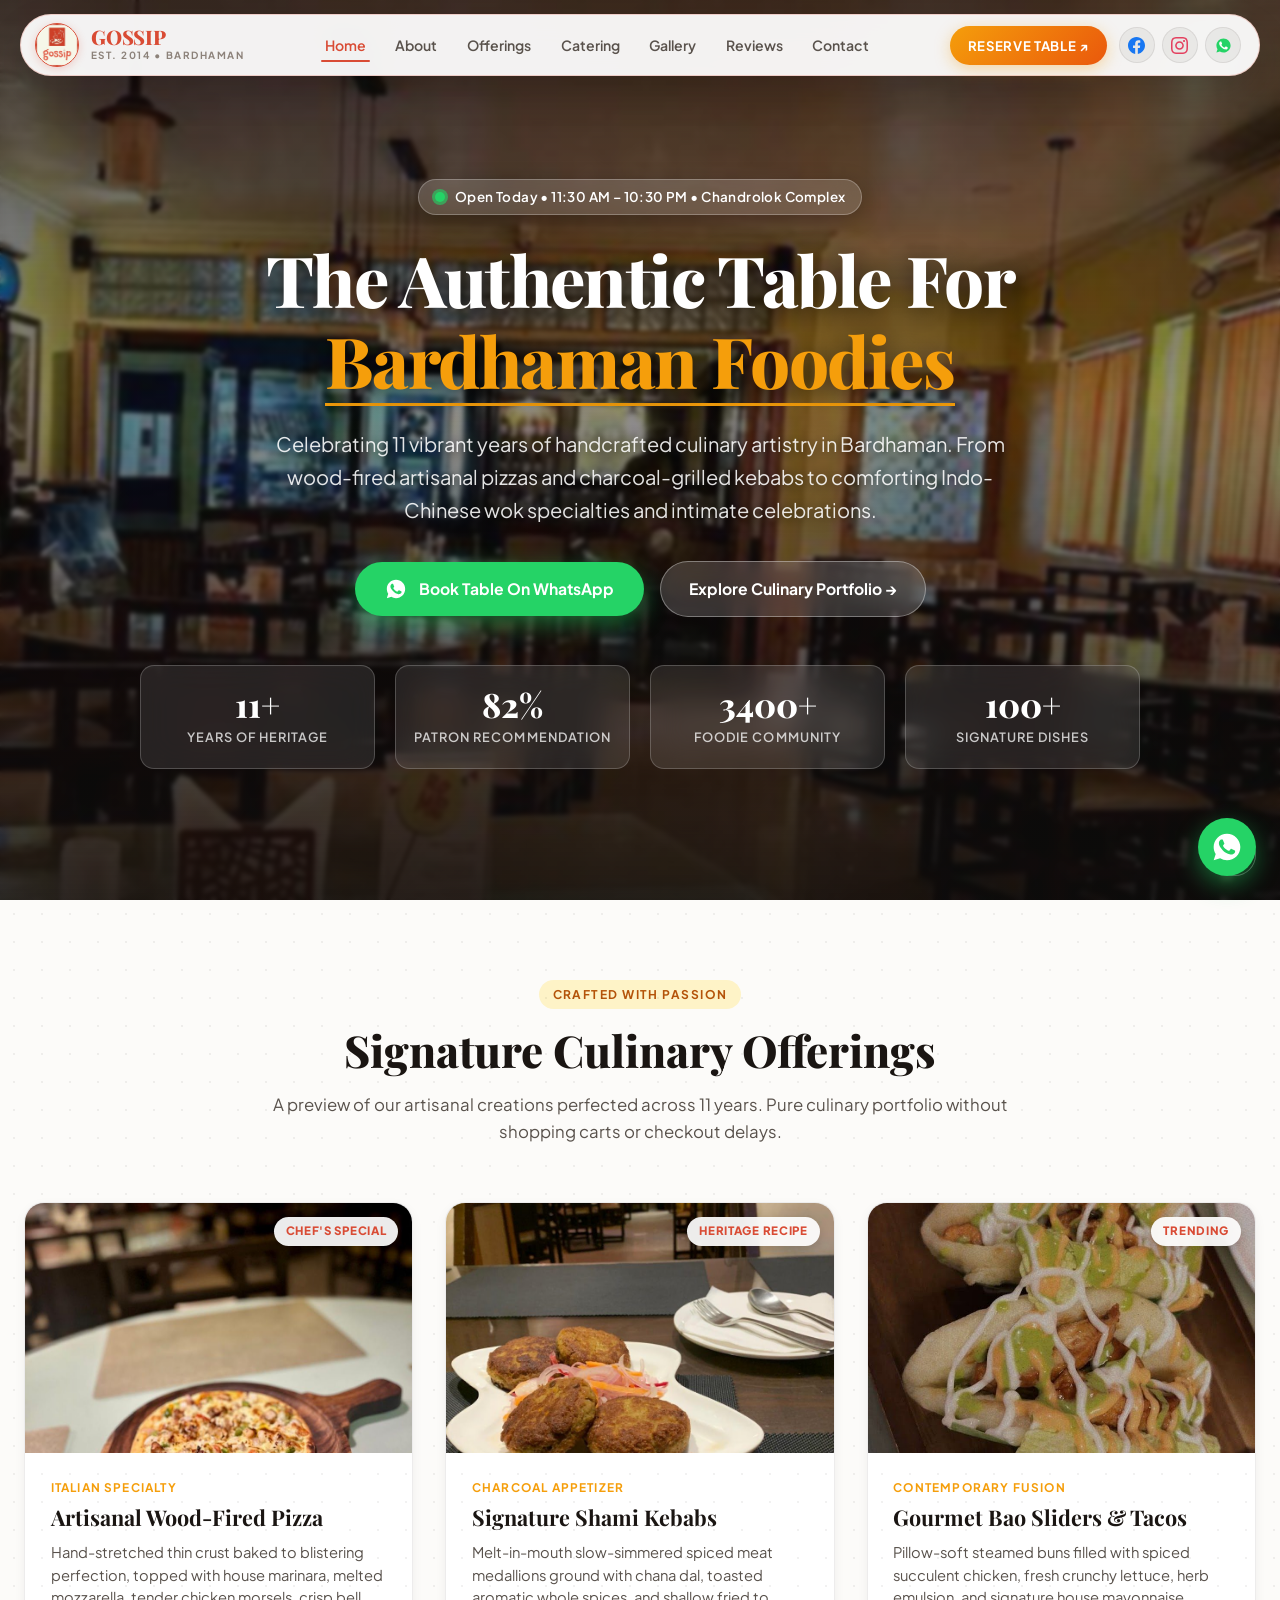
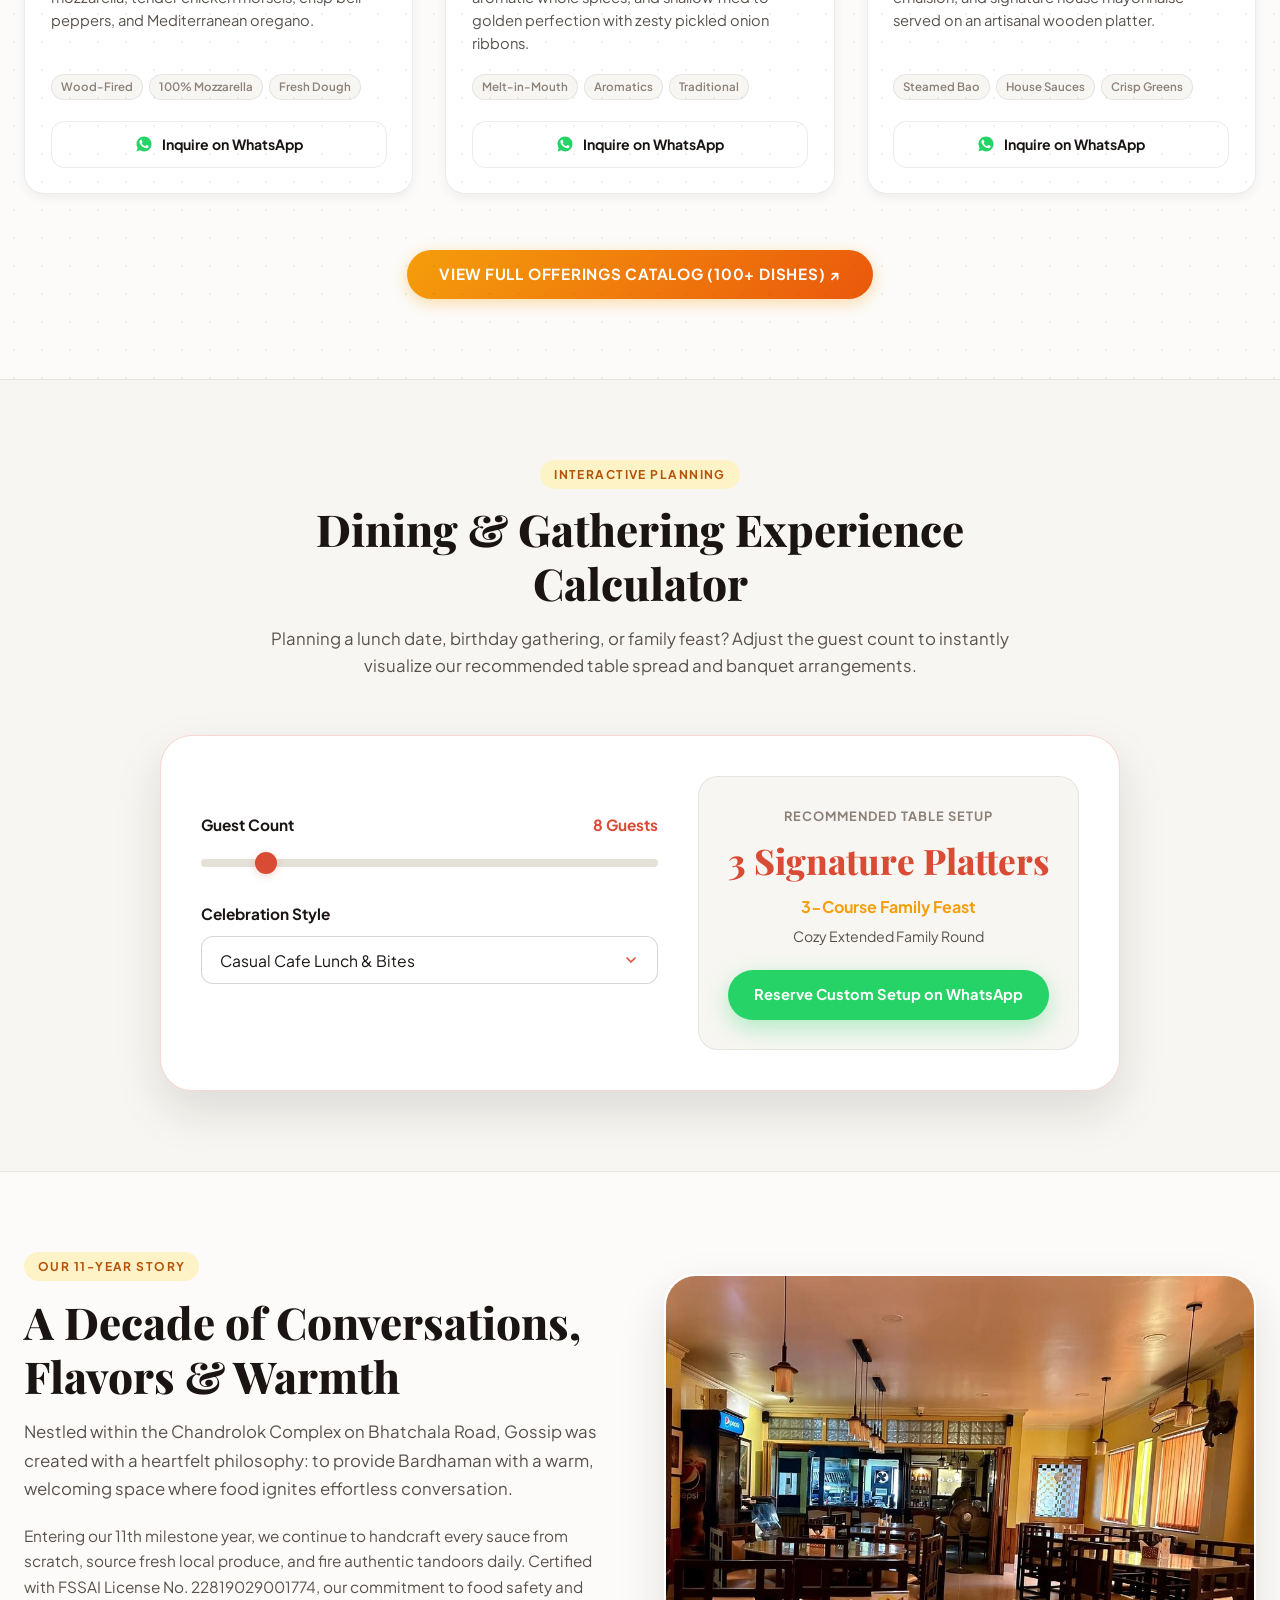
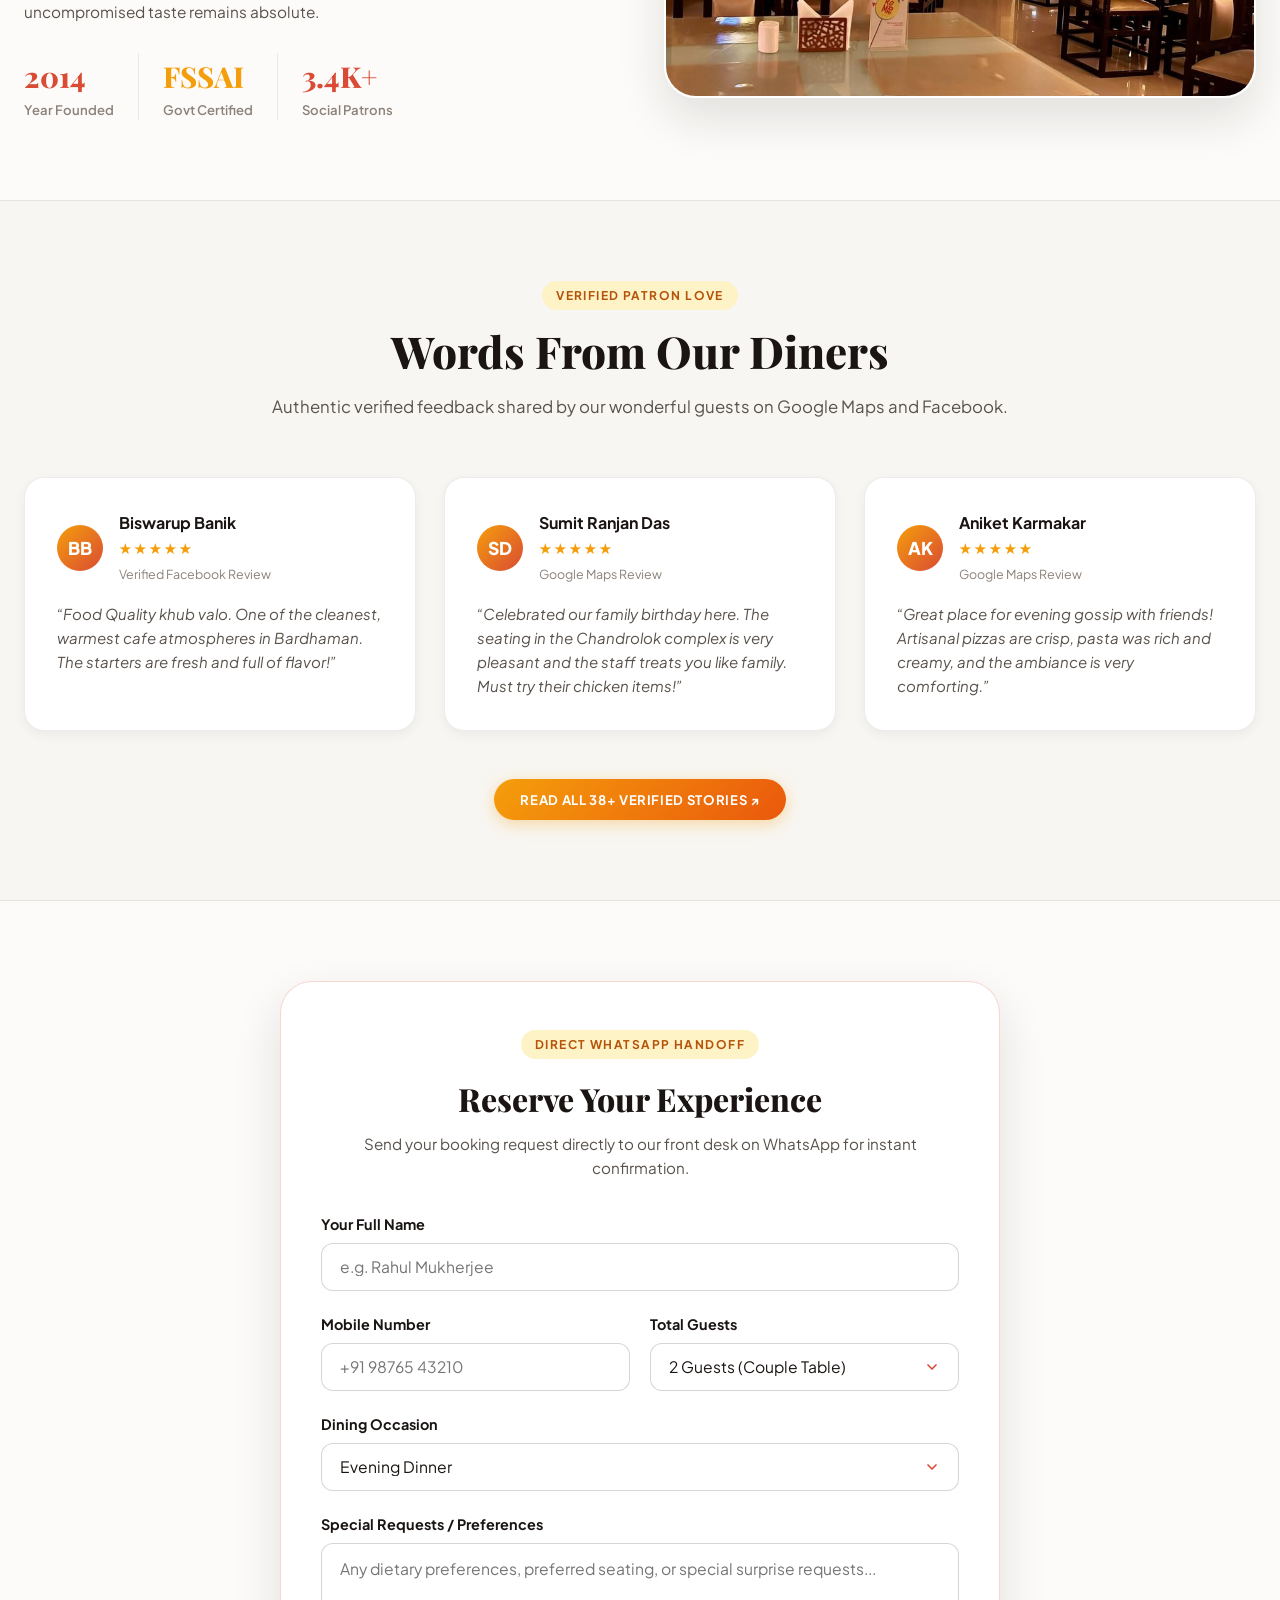
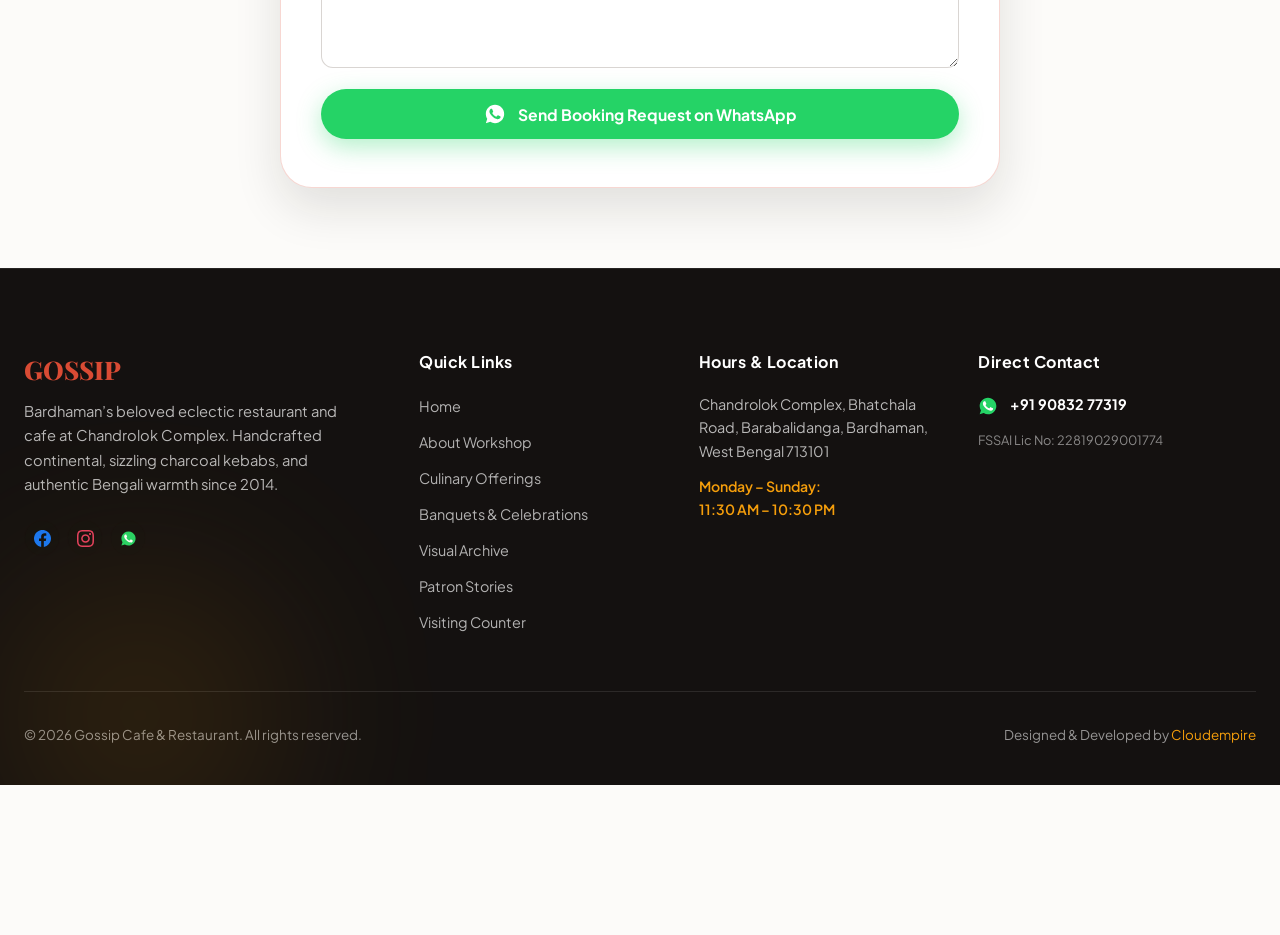
<file: index.html>
<!DOCTYPE html>
<html lang="en">
<head>
  <meta charset="UTF-8">
  <meta name="viewport" content="width=device-width, initial-scale=1.0">
  <title>Gossip Cafe & Restaurant | Eclectic Dining in Bardhaman</title>
  <meta name="description" content="Experience 11 years of culinary excellence at Gossip, Bardhaman's premier eclectic restaurant and cafe at Chandrolok Complex. Wood-fired pizzas, sizzling kebabs, artisanal pastas, and intimate celebrations.">
  
  <!-- Multi-Resolution Favicon Suite -->
  <link rel="icon" type="image/svg+xml" href="assets/images/favicon.svg">
  <link rel="icon" type="image/png" sizes="32x32" href="assets/images/favicon-32x32.png">
  <link rel="shortcut icon" href="assets/images/favicon.ico">
  <link rel="apple-touch-icon" sizes="180x180" href="assets/images/apple-touch-icon.png">

  <!-- Core CSS -->
  <link rel="stylesheet" href="assets/css/style.css">
</head>
<body>

  <!-- Floating Ambient Glowing Orbs -->
  <div class="abstract-orb abstract-orb-1" aria-hidden="true"></div>
  <div class="abstract-orb abstract-orb-2" aria-hidden="true"></div>

  <!-- TheDivine Floating Pill Navbar -->
  <header class="site-header">
    <div class="header-inner">
      <a href="index.html" class="header-brand" aria-label="Gossip Restaurant Home">
        <div class="brand-emblem-wrap">
          <img src="assets/images/logo.png" alt="Gossip Logo Emblem" class="brand-emblem">
        </div>
        <div class="brand-text">
          <span class="brand-title">GOSSIP</span>
          <span class="brand-sub">EST. 2014 • BARDHAMAN</span>
        </div>
      </a>

      <!-- Center Nav Links: Strictly One-Word Single-Line Tabs -->
      <nav aria-label="Main Navigation">
        <ul class="nav-links">
          <li class="nav-item"><a href="index.html" class="nav-link active">Home</a></li>
          <li class="nav-item"><a href="about.html" class="nav-link">About</a></li>
          <li class="nav-item"><a href="offerings.html" class="nav-link">Offerings</a></li>
          <li class="nav-item"><a href="catering.html" class="nav-link">Catering</a></li>
          <li class="nav-item"><a href="gallery.html" class="nav-link">Gallery</a></li>
          <li class="nav-item"><a href="reviews.html" class="nav-link">Reviews</a></li>
          <li class="nav-item"><a href="contact.html" class="nav-link">Contact</a></li>
        </ul>
      </nav>

      <!-- Right Actions -->
      <div class="header-actions">
        <a href="https://wa.me/919083277319?text=Namaste%20Gossip!%20I%20would%20like%20to%20reserve%20a%20table%20at%20Chandrolok%20Complex." target="_blank" rel="noopener noreferrer" class="btn-cta-pill">
          Reserve Table ↗
        </a>
        <div class="social-circle-icons">
          <a href="https://www.facebook.com/gossipcaferestaurant/" target="_blank" rel="noopener noreferrer" class="social-circle-btn" aria-label="Gossip Facebook Page">
            <svg viewBox="0 0 24 24" fill="#1877F2"><path d="M24 12.073c0-6.627-5.373-12-12-12s-12 5.373-12 12c0 5.99 4.388 10.954 10.125 11.854v-8.385H7.078v-3.47h3.047V9.43c0-3.007 1.792-4.669 4.533-4.669 1.312 0 2.686.235 2.686.235v2.953H15.83c-1.491 0-1.956.925-1.956 1.874v2.25h3.328l-.532 3.47h-2.796v8.385C19.612 23.027 24 18.062 24 12.073z"/></svg>
          </a>
          <a href="https://www.instagram.com/gossipatchandrolok/" target="_blank" rel="noopener noreferrer" class="social-circle-btn" aria-label="Gossip Instagram Profile">
            <svg viewBox="0 0 24 24" fill="#E4405F"><path d="M12 2.163c3.204 0 3.584.012 4.85.07 3.252.148 4.771 1.691 4.919 4.919.058 1.265.069 1.645.069 4.849 0 3.205-.012 3.584-.069 4.849-.149 3.225-1.664 4.771-4.919 4.919-1.266.058-1.644.07-4.85.07-3.204 0-3.584-.012-4.849-.07-3.26-.149-4.771-1.699-4.919-4.92-.058-1.265-.07-1.644-.07-4.849 0-3.204.013-3.583.07-4.849.149-3.227 1.664-4.771 4.919-4.919 1.266-.057 1.645-.069 4.849-.069zm0-2.163c-3.259 0-3.667.014-4.947.072-4.358.2-6.78 2.618-6.98 6.98-.059 1.281-.073 1.689-.073 4.948 0 3.259.014 3.668.072 4.948.2 4.358 2.618 6.78 6.98 6.98 1.281.058 1.689.072 4.948.072 3.259 0 3.668-.014 4.948-.072 4.354-.2 6.782-2.618 6.979-6.98.059-1.28.073-1.689.073-4.948 0-3.259-.014-3.667-.072-4.947-.196-4.354-2.617-6.78-6.979-6.98-1.281-.059-1.69-.073-4.949-.073zm0 5.838c-3.403 0-6.162 2.759-6.162 6.162s2.759 6.163 6.162 6.163 6.162-2.759 6.162-6.163c0-3.403-2.759-6.162-6.162-6.162zm0 10.162c-2.209 0-4-1.79-4-4 0-2.209 1.791-4 4-4s4 1.791 4 4c0 2.21-1.791 4-4 4zm6.406-11.845c-.796 0-1.441.645-1.441 1.44s.645 1.44 1.441 1.44c.795 0 1.439-.645 1.439-1.44s-.644-1.44-1.439-1.44z"/></svg>
          </a>
          <a href="https://wa.me/919083277319?text=Namaste%20Gossip!%20Connecting%20from%20your%20website." target="_blank" rel="noopener noreferrer" class="social-circle-btn" aria-label="Official WhatsApp Chat">
            <svg viewBox="0 0 24 24"><path fill="#25D366" d="M12.004 2C6.48 2 2 6.48 2 12.004c0 1.947.56 3.765 1.533 5.304L2 22l4.832-1.503A9.957 9.957 0 0012.004 22C17.527 22 22 17.527 22 12.004 22 6.48 17.527 2 12.004 2z"/><path fill="#FFFFFF" d="M17.487 14.382c-.3-.15-1.774-.875-2.05-.975-.275-.1-.475-.15-.675.15-.2.3-.775.975-.95 1.175-.175.2-.35.225-.65.075-.3-.15-1.266-.467-2.412-1.488-.891-.795-1.493-1.777-1.668-2.077-.175-.3-.019-.462.131-.611.135-.135.3-.35.45-.525.15-.175.2-.3.3-.5.1-.2.05-.375-.025-.525-.075-.15-.675-1.625-.925-2.225-.243-.584-.49-.505-.675-.515-.175-.009-.375-.01-.575-.01s-.525.075-.8.375c-.275.3-1.05 1.025-1.05 2.5s1.075 2.9 1.225 3.1c.15.2 2.116 3.23 5.125 4.53.716.31 1.275.495 1.71.634.72.229 1.375.197 1.893.12.577-.086 1.774-.725 2.024-1.425.25-.7.25-1.3.175-1.425-.075-.125-.275-.2-.575-.35z"/></svg>
          </a>
        </div>
        <button class="mobile-toggle" aria-label="Toggle navigation menu" aria-expanded="false">
          <span></span>
        </button>
      </div>
    </div>
  </header>

  <!-- Hero Section: Video at Top: 0 (Zero White Strip) -->
  <section class="hero-section">
    <div class="hero-video-wrap">
      <video class="hero-video" autoplay muted loop playsinline poster="assets/images/hero-poster.jpg">
        <source src="assets/videos/hero.mp4" type="video/mp4">
      </video>
    </div>
    <div class="hero-overlay"></div>

    <button class="video-control-btn" aria-label="Pause background video">
      <svg width="18" height="18" viewBox="0 0 24 24" fill="none" stroke="currentColor" stroke-width="2" stroke-linecap="round" stroke-linejoin="round">
        <rect x="6" y="4" width="4" height="16"></rect>
        <rect x="14" y="4" width="4" height="16"></rect>
      </svg>
    </button>

    <div class="hero-container">
      <!-- Consolidated Sleek Status Badge (Anti-Clutter Guarantee) -->
      <div class="hero-badge">
        <span class="live-beacon">
          <span class="live-beacon-core"></span>
          <span class="live-beacon-ring"></span>
        </span>
        <span>Open Today • 11:30 AM – 10:30 PM • Chandrolok Complex</span>
      </div>

      <!-- Dynamic Keyword Rotator Headline -->
      <h1 class="hero-title">
        The Authentic Table For<br>
        <span class="dynamic-rotator">Bardhaman Foodies</span>
      </h1>

      <p class="hero-subtitle">
        Celebrating 11 vibrant years of handcrafted culinary artistry in Bardhaman. From wood-fired artisanal pizzas and charcoal-grilled kebabs to comforting Indo-Chinese wok specialties and intimate celebrations.
      </p>

      <div class="hero-cta-group">
        <!-- Mandate 5: High Contrast White Bubble + Green Handset on Green Primary Button -->
        <a href="https://wa.me/919083277319?text=Namaste%20Gossip!%20I%20would%20like%20to%20reserve%20a%20table%20at%20Chandrolok%20Complex." target="_blank" rel="noopener noreferrer" class="btn-hero-primary">
          <svg width="22" height="22" viewBox="0 0 24 24">
            <path fill="#FFFFFF" d="M12.004 2C6.48 2 2 6.48 2 12.004c0 1.947.56 3.765 1.533 5.304L2 22l4.832-1.503A9.957 9.957 0 0012.004 22C17.527 22 22 17.527 22 12.004 22 6.48 17.527 2 12.004 2z"/>
            <path fill="#25D366" d="M17.487 14.382c-.3-.15-1.774-.875-2.05-.975-.275-.1-.475-.15-.675.15-.2.3-.775.975-.95 1.175-.175.2-.35.225-.65.075-.3-.15-1.266-.467-2.412-1.488-.891-.795-1.493-1.777-1.668-2.077-.175-.3-.019-.462.131-.611.135-.135.3-.35.45-.525.15-.175.2-.3.3-.5.1-.2.05-.375-.025-.525-.075-.15-.675-1.625-.925-2.225-.243-.584-.49-.505-.675-.515-.175-.009-.375-.01-.575-.01s-.525.075-.8.375c-.275.3-1.05 1.025-1.05 2.5s1.075 2.9 1.225 3.1c.15.2 2.116 3.23 5.125 4.53.716.31 1.275.495 1.71.634.72.229 1.375.197 1.893.12.577-.086 1.774-.725 2.024-1.425.25-.7.25-1.3.175-1.425-.075-.125-.275-.2-.575-.35z"/>
          </svg>
          <span>Book Table On WhatsApp</span>
        </a>
        <a href="offerings.html" class="btn-hero-secondary">
          Explore Culinary Portfolio →
        </a>
      </div>

      <!-- Compact 2x2 Telemetry Metrics (Fits above 844px fold in mobile viewing zone) -->
      <div class="hero-telemetry-grid">
        <div class="telemetry-card">
          <div class="stat-number stat-counter" data-target="11" data-suffix="+">11+</div>
          <div class="stat-label">Years of Heritage</div>
        </div>
        <div class="telemetry-card">
          <div class="stat-number stat-counter" data-target="82" data-suffix="%">82%</div>
          <div class="stat-label">Patron Recommendation</div>
        </div>
        <div class="telemetry-card">
          <div class="stat-number stat-counter" data-target="3400" data-suffix="+">3.4K+</div>
          <div class="stat-label">Foodie Community</div>
        </div>
        <div class="telemetry-card">
          <div class="stat-number stat-counter" data-target="100" data-suffix="+">100+</div>
          <div class="stat-label">Signature Dishes</div>
        </div>
      </div>
    </div>
  </section>

  <!-- Signature Offerings Teaser Grid -->
  <section class="section">
    <div class="abstract-tech-grid" aria-hidden="true"></div>
    <div class="section-header">
      <span class="section-pill-tag">Crafted With Passion</span>
      <h2 class="section-title">Signature Culinary Offerings</h2>
      <p class="section-desc">
        A preview of our artisanal creations perfected across 11 years. Pure culinary portfolio without shopping carts or checkout delays.
      </p>
    </div>

    <div class="portfolio-grid">
      <!-- Dish Card 1: Artisanal Pizza -->
      <div class="dish-card">
        <div class="dish-card-image-wrap">
          <img src="assets/images/artisanal-pizza.jpg" alt="Wood-Fired Artisanal Pizza at Gossip" class="dish-card-img" loading="lazy" decoding="async">
          <span class="dish-card-badge">Chef's Special</span>
        </div>
        <div class="dish-card-body">
          <span class="dish-category">Italian Specialty</span>
          <h3 class="dish-title">Artisanal Wood-Fired Pizza</h3>
          <p class="dish-desc">
            Hand-stretched thin crust baked to blistering perfection, topped with house marinara, melted mozzarella, tender chicken morsels, crisp bell peppers, and Mediterranean oregano.
          </p>
          <div class="dish-tags">
            <span class="dish-tag">Wood-Fired</span>
            <span class="dish-tag">100% Mozzarella</span>
            <span class="dish-tag">Fresh Dough</span>
          </div>
          <a href="https://wa.me/919083277319?text=Namaste%20Gossip!%20I%20would%20like%20to%20order%20the%20Artisanal%20Wood-Fired%20Pizza%20for%20our%20table." target="_blank" rel="noopener noreferrer" class="btn-card-inquire">
            <svg width="18" height="18" viewBox="0 0 24 24"><path fill="#25D366" d="M12.004 2C6.48 2 2 6.48 2 12.004c0 1.947.56 3.765 1.533 5.304L2 22l4.832-1.503A9.957 9.957 0 0012.004 22C17.527 22 22 17.527 22 12.004 22 6.48 17.527 2 12.004 2z"/><path fill="#FFFFFF" d="M17.487 14.382c-.3-.15-1.774-.875-2.05-.975-.275-.1-.475-.15-.675.15-.2.3-.775.975-.95 1.175-.175.2-.35.225-.65.075-.3-.15-1.266-.467-2.412-1.488-.891-.795-1.493-1.777-1.668-2.077-.175-.3-.019-.462.131-.611.135-.135.3-.35.45-.525.15-.175.2-.3.3-.5.1-.2.05-.375-.025-.525-.075-.15-.675-1.625-.925-2.225-.243-.584-.49-.505-.675-.515-.175-.009-.375-.01-.575-.01s-.525.075-.8.375c-.275.3-1.05 1.025-1.05 2.5s1.075 2.9 1.225 3.1c.15.2 2.116 3.23 5.125 4.53.716.31 1.275.495 1.71.634.72.229 1.375.197 1.893.12.577-.086 1.774-.725 2.024-1.425.25-.7.25-1.3.175-1.425-.075-.125-.275-.2-.575-.35z"/></svg>
            <span>Inquire on WhatsApp</span>
          </a>
        </div>
      </div>

      <!-- Dish Card 2: Shami Kebabs -->
      <div class="dish-card">
        <div class="dish-card-image-wrap">
          <img src="assets/images/shami-kebab.jpg" alt="Signature Shami Kebabs at Gossip" class="dish-card-img" loading="lazy" decoding="async">
          <span class="dish-card-badge">Heritage Recipe</span>
        </div>
        <div class="dish-card-body">
          <span class="dish-category">Charcoal Appetizer</span>
          <h3 class="dish-title">Signature Shami Kebabs</h3>
          <p class="dish-desc">
            Melt-in-mouth slow-simmered spiced meat medallions ground with chana dal, toasted aromatic whole spices, and shallow fried to golden perfection with zesty pickled onion ribbons.
          </p>
          <div class="dish-tags">
            <span class="dish-tag">Melt-in-Mouth</span>
            <span class="dish-tag">Aromatics</span>
            <span class="dish-tag">Traditional</span>
          </div>
          <a href="https://wa.me/919083277319?text=Namaste%20Gossip!%20I%20would%20like%20to%20order%20the%20Signature%20Shami%20Kebabs." target="_blank" rel="noopener noreferrer" class="btn-card-inquire">
            <svg width="18" height="18" viewBox="0 0 24 24"><path fill="#25D366" d="M12.004 2C6.48 2 2 6.48 2 12.004c0 1.947.56 3.765 1.533 5.304L2 22l4.832-1.503A9.957 9.957 0 0012.004 22C17.527 22 22 17.527 22 12.004 22 6.48 17.527 2 12.004 2z"/><path fill="#FFFFFF" d="M17.487 14.382c-.3-.15-1.774-.875-2.05-.975-.275-.1-.475-.15-.675.15-.2.3-.775.975-.95 1.175-.175.2-.35.225-.65.075-.3-.15-1.266-.467-2.412-1.488-.891-.795-1.493-1.777-1.668-2.077-.175-.3-.019-.462.131-.611.135-.135.3-.35.45-.525.15-.175.2-.3.3-.5.1-.2.05-.375-.025-.525-.075-.15-.675-1.625-.925-2.225-.243-.584-.49-.505-.675-.515-.175-.009-.375-.01-.575-.01s-.525.075-.8.375c-.275.3-1.05 1.025-1.05 2.5s1.075 2.9 1.225 3.1c.15.2 2.116 3.23 5.125 4.53.716.31 1.275.495 1.71.634.72.229 1.375.197 1.893.12.577-.086 1.774-.725 2.024-1.425.25-.7.25-1.3.175-1.425-.075-.125-.275-.2-.575-.35z"/></svg>
            <span>Inquire on WhatsApp</span>
          </a>
        </div>
      </div>

      <!-- Dish Card 3: Bao Tacos -->
      <div class="dish-card">
        <div class="dish-card-image-wrap">
          <img src="assets/images/bao-tacos.jpg" alt="Gourmet Bao Sliders and Tacos at Gossip" class="dish-card-img" loading="lazy" decoding="async">
          <span class="dish-card-badge">Trending</span>
        </div>
        <div class="dish-card-body">
          <span class="dish-category">Contemporary Fusion</span>
          <h3 class="dish-title">Gourmet Bao Sliders & Tacos</h3>
          <p class="dish-desc">
            Pillow-soft steamed buns filled with spiced succulent chicken, fresh crunchy lettuce, herb emulsion, and signature house mayonnaise served on an artisanal wooden platter.
          </p>
          <div class="dish-tags">
            <span class="dish-tag">Steamed Bao</span>
            <span class="dish-tag">House Sauces</span>
            <span class="dish-tag">Crisp Greens</span>
          </div>
          <a href="https://wa.me/919083277319?text=Namaste%20Gossip!%20I%20would%20like%20to%20order%20the%20Gourmet%20Bao%20Sliders." target="_blank" rel="noopener noreferrer" class="btn-card-inquire">
            <svg width="18" height="18" viewBox="0 0 24 24"><path fill="#25D366" d="M12.004 2C6.48 2 2 6.48 2 12.004c0 1.947.56 3.765 1.533 5.304L2 22l4.832-1.503A9.957 9.957 0 0012.004 22C17.527 22 22 17.527 22 12.004 22 6.48 17.527 2 12.004 2z"/><path fill="#FFFFFF" d="M17.487 14.382c-.3-.15-1.774-.875-2.05-.975-.275-.1-.475-.15-.675.15-.2.3-.775.975-.95 1.175-.175.2-.35.225-.65.075-.3-.15-1.266-.467-2.412-1.488-.891-.795-1.493-1.777-1.668-2.077-.175-.3-.019-.462.131-.611.135-.135.3-.35.45-.525.15-.175.2-.3.3-.5.1-.2.05-.375-.025-.525-.075-.15-.675-1.625-.925-2.225-.243-.584-.49-.505-.675-.515-.175-.009-.375-.01-.575-.01s-.525.075-.8.375c-.275.3-1.05 1.025-1.05 2.5s1.075 2.9 1.225 3.1c.15.2 2.116 3.23 5.125 4.53.716.31 1.275.495 1.71.634.72.229 1.375.197 1.893.12.577-.086 1.774-.725 2.024-1.425.25-.7.25-1.3.175-1.425-.075-.125-.275-.2-.575-.35z"/></svg>
            <span>Inquire on WhatsApp</span>
          </a>
        </div>
      </div>
    </div>

    <div style="text-align: center; margin-top: 3.5rem;">
      <a href="offerings.html" class="btn-cta-pill" style="padding: 12px 32px; font-size: 0.95rem;">
        View Full Offerings Catalog (100+ Dishes) ↗
      </a>
    </div>
  </section>

  <!-- Interactive Dining Experience Planner Calculator (Pure Portfolio / Zero E-Commerce) -->
  <section class="section section-alt">
    <div class="section-header">
      <span class="section-pill-tag">Interactive Planning</span>
      <h2 class="section-title">Dining & Gathering Experience Calculator</h2>
      <p class="section-desc">
        Planning a lunch date, birthday gathering, or family feast? Adjust the guest count to instantly visualize our recommended table spread and banquet arrangements.
      </p>
    </div>

    <div class="calc-card">
      <div class="calc-grid">
        <div class="calc-controls">
          <div class="calc-control-group">
            <div class="calc-label">
              <span>Guest Count</span>
              <span id="calc-guests-val" style="color: var(--brand-terracotta);">8 Guests</span>
            </div>
            <input type="range" id="calc-guests" class="calc-slider" min="2" max="50" value="8" step="1">
          </div>

          <div class="calc-control-group">
            <label for="calc-event-type" class="calc-label">Celebration Style</label>
            <select id="calc-event-type" class="form-control form-select">
              <option value="Casual Cafe Lunch">Casual Cafe Lunch & Bites</option>
              <option value="Family Dinner Celebration">Family Dinner & Feasts</option>
              <option value="Birthday Gathering">Birthday Party & Cakes</option>
              <option value="Corporate Executive Lunch">Corporate Executive Lunch</option>
              <option value="Durga Puja Festive Gathering">Durga Puja Festive Banquet</option>
            </select>
          </div>
        </div>

        <div class="calc-results-box">
          <div style="font-size: 0.8rem; font-weight: 700; text-transform: uppercase; letter-spacing: 0.08em; color: var(--text-muted); margin-bottom: 0.4rem;">Recommended Table Setup</div>
          <div class="calc-output-stat" id="calc-out-platters">3 Signature Platters</div>
          <div style="font-weight: 700; color: var(--brand-amber); margin-bottom: 0.3rem;" id="calc-out-courses">3-Course Family Feast</div>
          <div class="calc-output-note" id="calc-out-seating">Cozy Extended Family Round Table</div>
          <a id="calc-wa-btn" href="#" target="_blank" rel="noopener noreferrer" class="btn-form-submit" style="height: 48px; font-size: 0.92rem;">
            Reserve Custom Setup on WhatsApp
          </a>
        </div>
      </div>
    </div>
  </section>

  <!-- Heritage Narrative Centerpiece -->
  <section class="section">
    <div style="display: grid; grid-template-columns: repeat(auto-fit, minmax(320px, 1fr)); gap: 3rem; align-items: center;">
      <div>
        <span class="section-pill-tag">Our 11-Year Story</span>
        <h2 class="section-title">A Decade of Conversations, Flavors & Warmth</h2>
        <p style="font-size: 1.05rem; color: var(--text-secondary); margin-bottom: 1.2rem; line-height: 1.7;">
          Nestled within the Chandrolok Complex on Bhatchala Road, Gossip was created with a heartfelt philosophy: to provide Bardhaman with a warm, welcoming space where food ignites effortless conversation.
        </p>
        <p style="font-size: 0.96rem; color: var(--text-secondary); margin-bottom: 1.8rem; line-height: 1.65;">
          Entering our 11th milestone year, we continue to handcraft every sauce from scratch, source fresh local produce, and fire authentic tandoors daily. Certified with FSSAI License No. 22819029001774, our commitment to food safety and uncompromised taste remains absolute.
        </p>
        <div style="display: flex; gap: 1.5rem; flex-wrap: wrap;">
          <div>
            <div style="font-family: var(--font-serif); font-size: 1.8rem; font-weight: 800; color: var(--brand-terracotta);">2014</div>
            <div style="font-size: 0.82rem; color: var(--text-muted); font-weight: 600;">Year Founded</div>
          </div>
          <div style="border-left: 1px solid var(--border-light); padding-left: 1.5rem;">
            <div style="font-family: var(--font-serif); font-size: 1.8rem; font-weight: 800; color: var(--brand-amber);">FSSAI</div>
            <div style="font-size: 0.82rem; color: var(--text-muted); font-weight: 600;">Govt Certified</div>
          </div>
          <div style="border-left: 1px solid var(--border-light); padding-left: 1.5rem;">
            <div style="font-family: var(--font-serif); font-size: 1.8rem; font-weight: 800; color: var(--brand-terracotta);">3.4K+</div>
            <div style="font-size: 0.82rem; color: var(--text-muted); font-weight: 600;">Social Patrons</div>
          </div>
        </div>
      </div>
      <div>
        <div style="border-radius: var(--radius-xl); overflow: hidden; box-shadow: var(--shadow-lg); border: 2px solid #ffffff;">
          <img src="assets/images/interior-main.jpg" alt="Gossip Restaurant Dining Interior at Chandrolok Complex" style="width: 100%; height: 100%; object-fit: cover;" loading="lazy" decoding="async">
        </div>
      </div>
    </div>
  </section>

  <!-- Attributed Verified Google Reviews Preview -->
  <section class="section section-alt">
    <div class="section-header">
      <span class="section-pill-tag">Verified Patron Love</span>
      <h2 class="section-title">Words From Our Diners</h2>
      <p class="section-desc">
        Authentic verified feedback shared by our wonderful guests on Google Maps and Facebook.
      </p>
    </div>

    <div class="reviews-grid">
      <div class="review-card">
        <div class="review-header">
          <div class="review-avatar">BB</div>
          <div class="review-meta">
            <h4>Biswarup Banik</h4>
            <div class="review-stars">★★★★★</div>
            <span class="review-date">Verified Facebook Review</span>
          </div>
        </div>
        <p class="review-quote">
          “Food Quality khub valo. One of the cleanest, warmest cafe atmospheres in Bardhaman. The starters are fresh and full of flavor!”
        </p>
      </div>

      <div class="review-card">
        <div class="review-header">
          <div class="review-avatar">SD</div>
          <div class="review-meta">
            <h4>Sumit Ranjan Das</h4>
            <div class="review-stars">★★★★★</div>
            <span class="review-date">Google Maps Review</span>
          </div>
        </div>
        <p class="review-quote">
          “Celebrated our family birthday here. The seating in the Chandrolok complex is very pleasant and the staff treats you like family. Must try their chicken items!”
        </p>
      </div>

      <div class="review-card">
        <div class="review-header">
          <div class="review-avatar">AK</div>
          <div class="review-meta">
            <h4>Aniket Karmakar</h4>
            <div class="review-stars">★★★★★</div>
            <span class="review-date">Google Maps Review</span>
          </div>
        </div>
        <p class="review-quote">
          “Great place for evening gossip with friends! Artisanal pizzas are crisp, pasta was rich and creamy, and the ambiance is very comforting.”
        </p>
      </div>
    </div>

    <div style="text-align: center; margin-top: 3rem;">
      <a href="reviews.html" class="btn-cta-pill" style="padding: 10px 26px;">Read All 38+ Verified Stories ↗</a>
    </div>
  </section>

  <!-- Quick Table Reservation & Inquiry Form -->
  <section class="section">
    <div style="max-width: 720px; margin: 0 auto; background: #ffffff; border: 1px solid var(--border-brand); border-radius: var(--radius-xl); padding: 3rem 2.5rem; box-shadow: var(--shadow-lg);">
      <div style="text-align: center; margin-bottom: 2rem;">
        <span class="section-pill-tag">Direct WhatsApp Handoff</span>
        <h2 style="font-family: var(--font-serif); font-size: 2rem; font-weight: 800; color: var(--text-primary); margin-bottom: 0.5rem;">Reserve Your Experience</h2>
        <p style="font-size: 0.95rem; color: var(--text-secondary);">
          Send your booking request directly to our front desk on WhatsApp for instant confirmation.
        </p>
      </div>

      <form class="wa-inquiry-form">
        <div class="form-group">
          <label class="form-label" for="home-name">Your Full Name</label>
          <input type="text" id="home-name" name="name" class="form-control" placeholder="e.g. Rahul Mukherjee" required>
        </div>
        <div style="display: grid; grid-template-columns: 1fr 1fr; gap: 1.25rem;">
          <div class="form-group">
            <label class="form-label" for="home-phone">Mobile Number</label>
            <input type="tel" id="home-phone" name="phone" class="form-control" placeholder="+91 98765 43210" required>
          </div>
          <div class="form-group">
            <label class="form-label" for="home-guests">Total Guests</label>
            <select id="home-guests" name="guests" class="form-control form-select">
              <option value="2 Guests">2 Guests (Couple Table)</option>
              <option value="4 Guests">4 Guests (Family Table)</option>
              <option value="6-8 Guests">6-8 Guests (Celebration Round)</option>
              <option value="10-15 Guests">10-15 Guests (VIP Lounge)</option>
              <option value="20+ Guests">20+ Guests (Private Gathering)</option>
            </select>
          </div>
        </div>
        <div class="form-group">
          <label class="form-label" for="home-purpose">Dining Occasion</label>
          <select id="home-purpose" name="purpose" class="form-control form-select">
            <option value="Dinner Reservation">Evening Dinner</option>
            <option value="Lunch Gathering">Casual Lunch</option>
            <option value="Birthday Celebration">Birthday Celebration</option>
            <option value="Anniversary Dinner">Anniversary Dinner</option>
            <option value="Friends Hangout">Evening Hangout & Snacks</option>
          </select>
        </div>
        <div class="form-group">
          <label class="form-label" for="home-notes">Special Requests / Preferences</label>
          <textarea id="home-notes" name="notes" class="form-control" placeholder="Any dietary preferences, preferred seating, or special surprise requests..."></textarea>
        </div>

        <button type="submit" class="btn-form-submit">
          <svg width="22" height="22" viewBox="0 0 24 24"><path fill="#FFFFFF" d="M12.004 2C6.48 2 2 6.48 2 12.004c0 1.947.56 3.765 1.533 5.304L2 22l4.832-1.503A9.957 9.957 0 0012.004 22C17.527 22 22 17.527 22 12.004 22 6.48 17.527 2 12.004 2z"/><path fill="#25D366" d="M17.487 14.382c-.3-.15-1.774-.875-2.05-.975-.275-.1-.475-.15-.675.15-.2.3-.775.975-.95 1.175-.175.2-.35.225-.65.075-.3-.15-1.266-.467-2.412-1.488-.891-.795-1.493-1.777-1.668-2.077-.175-.3-.019-.462.131-.611.135-.135.3-.35.45-.525.15-.175.2-.3.3-.5.1-.2.05-.375-.025-.525-.075-.15-.675-1.625-.925-2.225-.243-.584-.49-.505-.675-.515-.175-.009-.375-.01-.575-.01s-.525.075-.8.375c-.275.3-1.05 1.025-1.05 2.5s1.075 2.9 1.225 3.1c.15.2 2.116 3.23 5.125 4.53.716.31 1.275.495 1.71.634.72.229 1.375.197 1.893.12.577-.086 1.774-.725 2.024-1.425.25-.7.25-1.3.175-1.425-.075-.125-.275-.2-.575-.35z"/></svg>
          <span>Send Booking Request on WhatsApp</span>
        </button>
      </form>
    </div>
  </section>

  <!-- Complete Footer -->
  <footer class="site-footer">
    <div class="footer-container">
      <div>
        <div class="footer-brand-title">GOSSIP</div>
        <p class="footer-desc">
          Bardhaman’s beloved eclectic restaurant and cafe at Chandrolok Complex. Handcrafted continental, sizzling charcoal kebabs, and authentic Bengali warmth since 2014.
        </p>
        <div class="social-circle-icons">
          <a href="https://www.facebook.com/gossipcaferestaurant/" target="_blank" rel="noopener noreferrer" class="social-circle-btn" aria-label="Facebook">
            <svg viewBox="0 0 24 24" fill="#1877F2"><path d="M24 12.073c0-6.627-5.373-12-12-12s-12 5.373-12 12c0 5.99 4.388 10.954 10.125 11.854v-8.385H7.078v-3.47h3.047V9.43c0-3.007 1.792-4.669 4.533-4.669 1.312 0 2.686.235 2.686.235v2.953H15.83c-1.491 0-1.956.925-1.956 1.874v2.25h3.328l-.532 3.47h-2.796v8.385C19.612 23.027 24 18.062 24 12.073z"/></svg>
          </a>
          <a href="https://www.instagram.com/gossipatchandrolok/" target="_blank" rel="noopener noreferrer" class="social-circle-btn" aria-label="Instagram">
            <svg viewBox="0 0 24 24" fill="#E4405F"><path d="M12 2.163c3.204 0 3.584.012 4.85.07 3.252.148 4.771 1.691 4.919 4.919.058 1.265.069 1.645.069 4.849 0 3.205-.012 3.584-.069 4.849-.149 3.225-1.664 4.771-4.919 4.919-1.266.058-1.644.07-4.85.07-3.204 0-3.584-.012-4.849-.07-3.26-.149-4.771-1.699-4.919-4.92-.058-1.265-.07-1.644-.07-4.849 0-3.204.013-3.583.07-4.849.149-3.227 1.664-4.771 4.919-4.919 1.266-.057 1.645-.069 4.849-.069zm0-2.163c-3.259 0-3.667.014-4.947.072-4.358.2-6.78 2.618-6.98 6.98-.059 1.281-.073 1.689-.073 4.948 0 3.259.014 3.668.072 4.948.2 4.358 2.618 6.78 6.98 6.98 1.281.058 1.689.072 4.948.072 3.259 0 3.668-.014 4.948-.072 4.354-.2 6.782-2.618 6.979-6.98.059-1.28.073-1.689.073-4.948 0-3.259-.014-3.667-.072-4.947-.196-4.354-2.617-6.78-6.979-6.98-1.281-.059-1.69-.073-4.949-.073zm0 5.838c-3.403 0-6.162 2.759-6.162 6.162s2.759 6.163 6.162 6.163 6.162-2.759 6.162-6.163c0-3.403-2.759-6.162-6.162-6.162zm0 10.162c-2.209 0-4-1.79-4-4 0-2.209 1.791-4 4-4s4 1.791 4 4c0 2.21-1.791 4-4 4zm6.406-11.845c-.796 0-1.441.645-1.441 1.44s.645 1.44 1.441 1.44c.795 0 1.439-.645 1.439-1.44s-.644-1.44-1.439-1.44z"/></svg>
          </a>
          <a href="https://wa.me/919083277319" target="_blank" rel="noopener noreferrer" class="social-circle-btn" aria-label="WhatsApp">
            <svg viewBox="0 0 24 24"><path fill="#25D366" d="M12.004 2C6.48 2 2 6.48 2 12.004c0 1.947.56 3.765 1.533 5.304L2 22l4.832-1.503A9.957 9.957 0 0012.004 22C17.527 22 22 17.527 22 12.004 22 6.48 17.527 2 12.004 2z"/><path fill="#FFFFFF" d="M17.487 14.382c-.3-.15-1.774-.875-2.05-.975-.275-.1-.475-.15-.675.15-.2.3-.775.975-.95 1.175-.175.2-.35.225-.65.075-.3-.15-1.266-.467-2.412-1.488-.891-.795-1.493-1.777-1.668-2.077-.175-.3-.019-.462.131-.611.135-.135.3-.35.45-.525.15-.175.2-.3.3-.5.1-.2.05-.375-.025-.525-.075-.15-.675-1.625-.925-2.225-.243-.584-.49-.505-.675-.515-.175-.009-.375-.01-.575-.01s-.525.075-.8.375c-.275.3-1.05 1.025-1.05 2.5s1.075 2.9 1.225 3.1c.15.2 2.116 3.23 5.125 4.53.716.31 1.275.495 1.71.634.72.229 1.375.197 1.893.12.577-.086 1.774-.725 2.024-1.425.25-.7.25-1.3.175-1.425-.075-.125-.275-.2-.575-.35z"/></svg>
          </a>
        </div>
      </div>

      <div class="footer-col">
        <h5>Quick Links</h5>
        <ul class="footer-links">
          <li><a href="index.html">Home</a></li>
          <li><a href="about.html">About Workshop</a></li>
          <li><a href="offerings.html">Culinary Offerings</a></li>
          <li><a href="catering.html">Banquets & Celebrations</a></li>
          <li><a href="gallery.html">Visual Archive</a></li>
          <li><a href="reviews.html">Patron Stories</a></li>
          <li><a href="contact.html">Visiting Counter</a></li>
        </ul>
      </div>

      <div class="footer-col">
        <h5>Hours & Location</h5>
        <p style="font-size: 0.9rem; color: rgba(255, 255, 255, 0.7); margin-bottom: 0.8rem;">
          Chandrolok Complex, Bhatchala Road, Barabalidanga, Bardhaman, West Bengal 713101
        </p>
        <p style="font-size: 0.88rem; color: var(--brand-amber); font-weight: 600;">
          Monday – Sunday:<br>11:30 AM – 10:30 PM
        </p>
      </div>

      <div class="footer-col">
        <h5>Direct Contact</h5>
        <!-- Mandate 5: WhatsApp Icon adjacent to ALL contact numbers -->
        <div class="footer-contact-item">
          <svg width="20" height="20" viewBox="0 0 24 24"><path fill="#25D366" d="M12.004 2C6.48 2 2 6.48 2 12.004c0 1.947.56 3.765 1.533 5.304L2 22l4.832-1.503A9.957 9.957 0 0012.004 22C17.527 22 22 17.527 22 12.004 22 6.48 17.527 2 12.004 2z"/><path fill="#FFFFFF" d="M17.487 14.382c-.3-.15-1.774-.875-2.05-.975-.275-.1-.475-.15-.675.15-.2.3-.775.975-.95 1.175-.175.2-.35.225-.65.075-.3-.15-1.266-.467-2.412-1.488-.891-.795-1.493-1.777-1.668-2.077-.175-.3-.019-.462.131-.611.135-.135.3-.35.45-.525.15-.175.2-.3.3-.5.1-.2.05-.375-.025-.525-.075-.15-.675-1.625-.925-2.225-.243-.584-.49-.505-.675-.515-.175-.009-.375-.01-.575-.01s-.525.075-.8.375c-.275.3-1.05 1.025-1.05 2.5s1.075 2.9 1.225 3.1c.15.2 2.116 3.23 5.125 4.53.716.31 1.275.495 1.71.634.72.229 1.375.197 1.893.12.577-.086 1.774-.725 2.024-1.425.25-.7.25-1.3.175-1.425-.075-.125-.275-.2-.575-.35z"/></svg>
          <a href="tel:+919083277319" style="font-weight: 700; color: #ffffff;">+91 90832 77319</a>
        </div>
        <div style="font-size: 0.8rem; color: rgba(255, 255, 255, 0.5); margin-top: 0.5rem;">
          FSSAI Lic No: 22819029001774
        </div>
      </div>
    </div>

    <div class="footer-bottom">
      <div>
        © 2026 Gossip Cafe & Restaurant. All rights reserved.
      </div>
      <div>
        Designed & Developed by <a href="https://cloudempire.tech/" target="_blank" rel="noopener noreferrer">Cloudempire</a>
      </div>
    </div>
  </footer>

  <!-- Floating High Contrast WhatsApp Action Button -->
  <a href="https://wa.me/919083277319?text=Namaste%20Gossip!%20Connecting%20from%20your%20website." target="_blank" rel="noopener noreferrer" class="floating-wa-btn" aria-label="Direct WhatsApp Message">
    <svg width="32" height="32" viewBox="0 0 24 24">
      <path fill="#FFFFFF" d="M12.004 2C6.48 2 2 6.48 2 12.004c0 1.947.56 3.765 1.533 5.304L2 22l4.832-1.503A9.957 9.957 0 0012.004 22C17.527 22 22 17.527 22 12.004 22 6.48 17.527 2 12.004 2z"/>
      <path fill="#25D366" d="M17.487 14.382c-.3-.15-1.774-.875-2.05-.975-.275-.1-.475-.15-.675.15-.2.3-.775.975-.95 1.175-.175.2-.35.225-.65.075-.3-.15-1.266-.467-2.412-1.488-.891-.795-1.493-1.777-1.668-2.077-.175-.3-.019-.462.131-.611.135-.135.3-.35.45-.525.15-.175.2-.3.3-.5.1-.2.05-.375-.025-.525-.075-.15-.675-1.625-.925-2.225-.243-.584-.49-.505-.675-.515-.175-.009-.375-.01-.575-.01s-.525.075-.8.375c-.275.3-1.05 1.025-1.05 2.5s1.075 2.9 1.225 3.1c.15.2 2.116 3.23 5.125 4.53.716.31 1.275.495 1.71.634.72.229 1.375.197 1.893.12.577-.086 1.774-.725 2.024-1.425.25-.7.25-1.3.175-1.425-.075-.125-.275-.2-.575-.35z"/>
    </svg>
  </a>

  <!-- Core Scripts -->
  <script src="assets/js/main.js"></script>
</body>
</html>
</file>
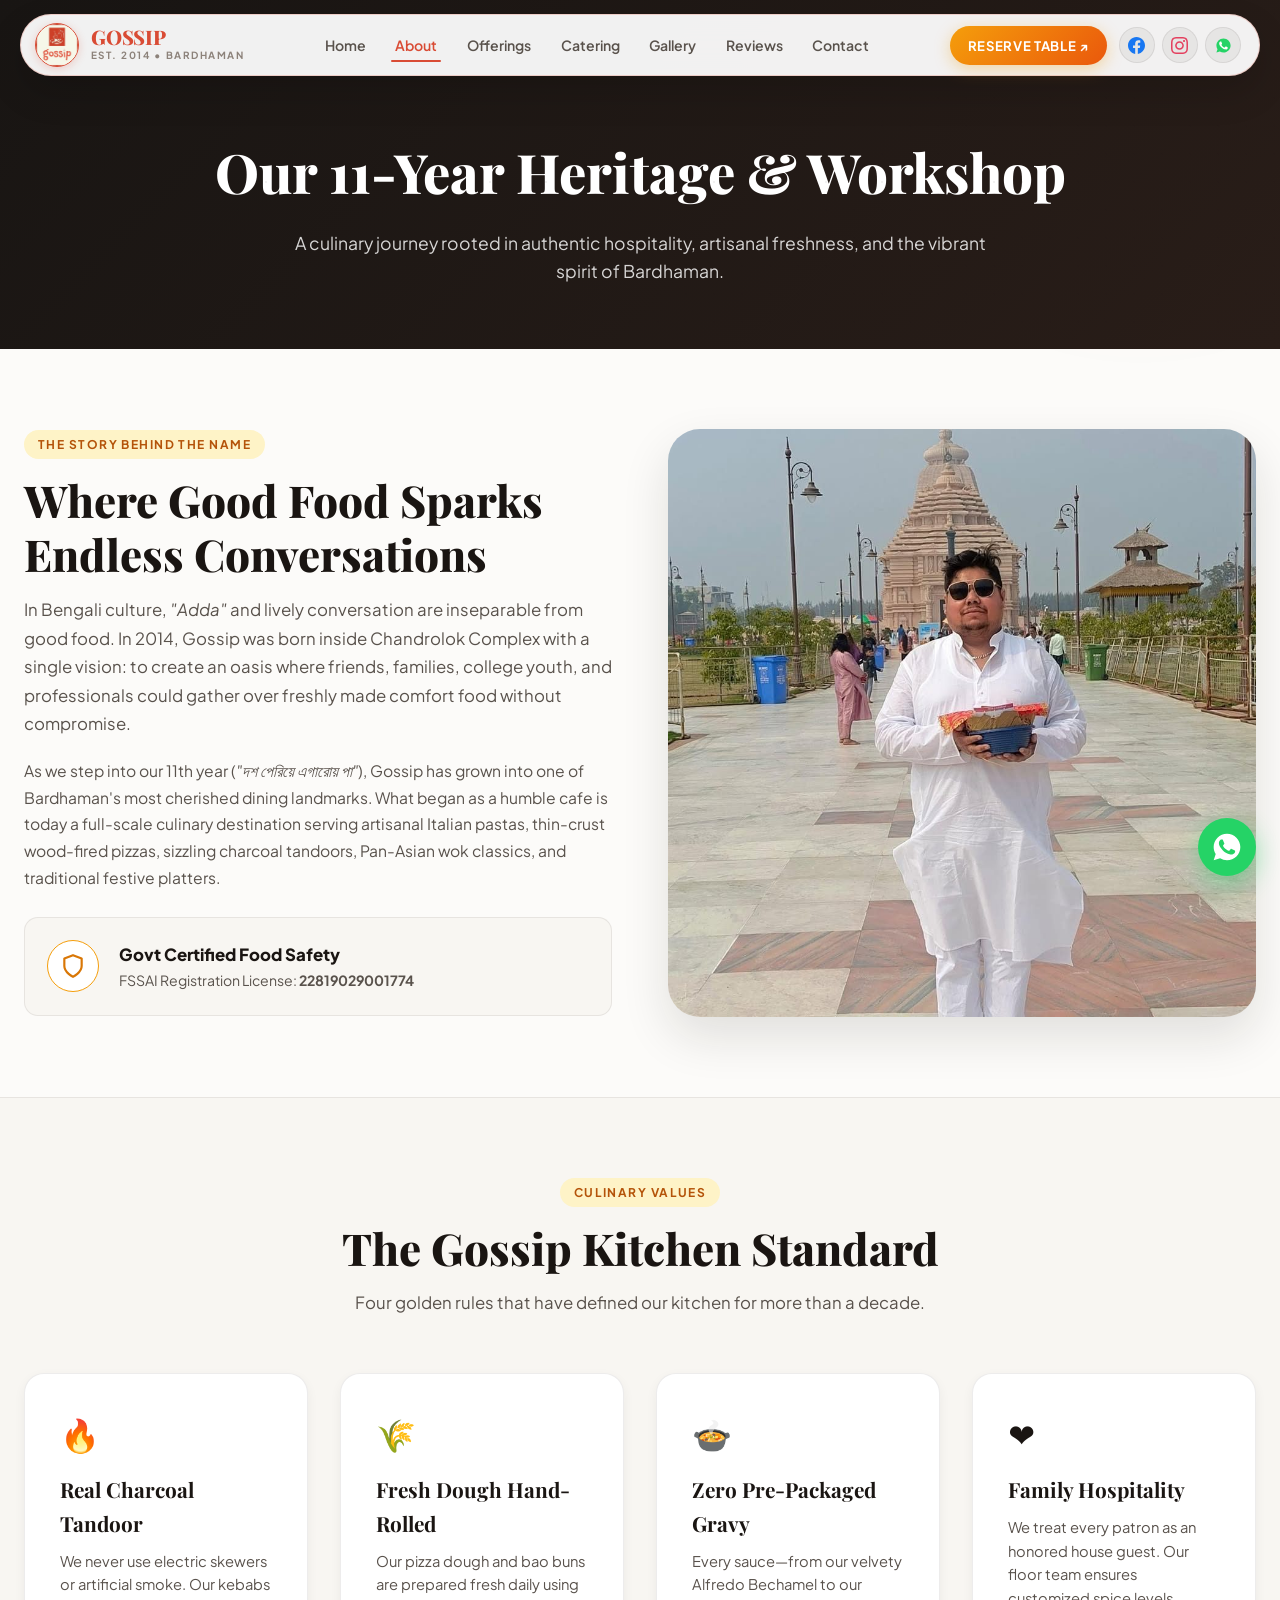
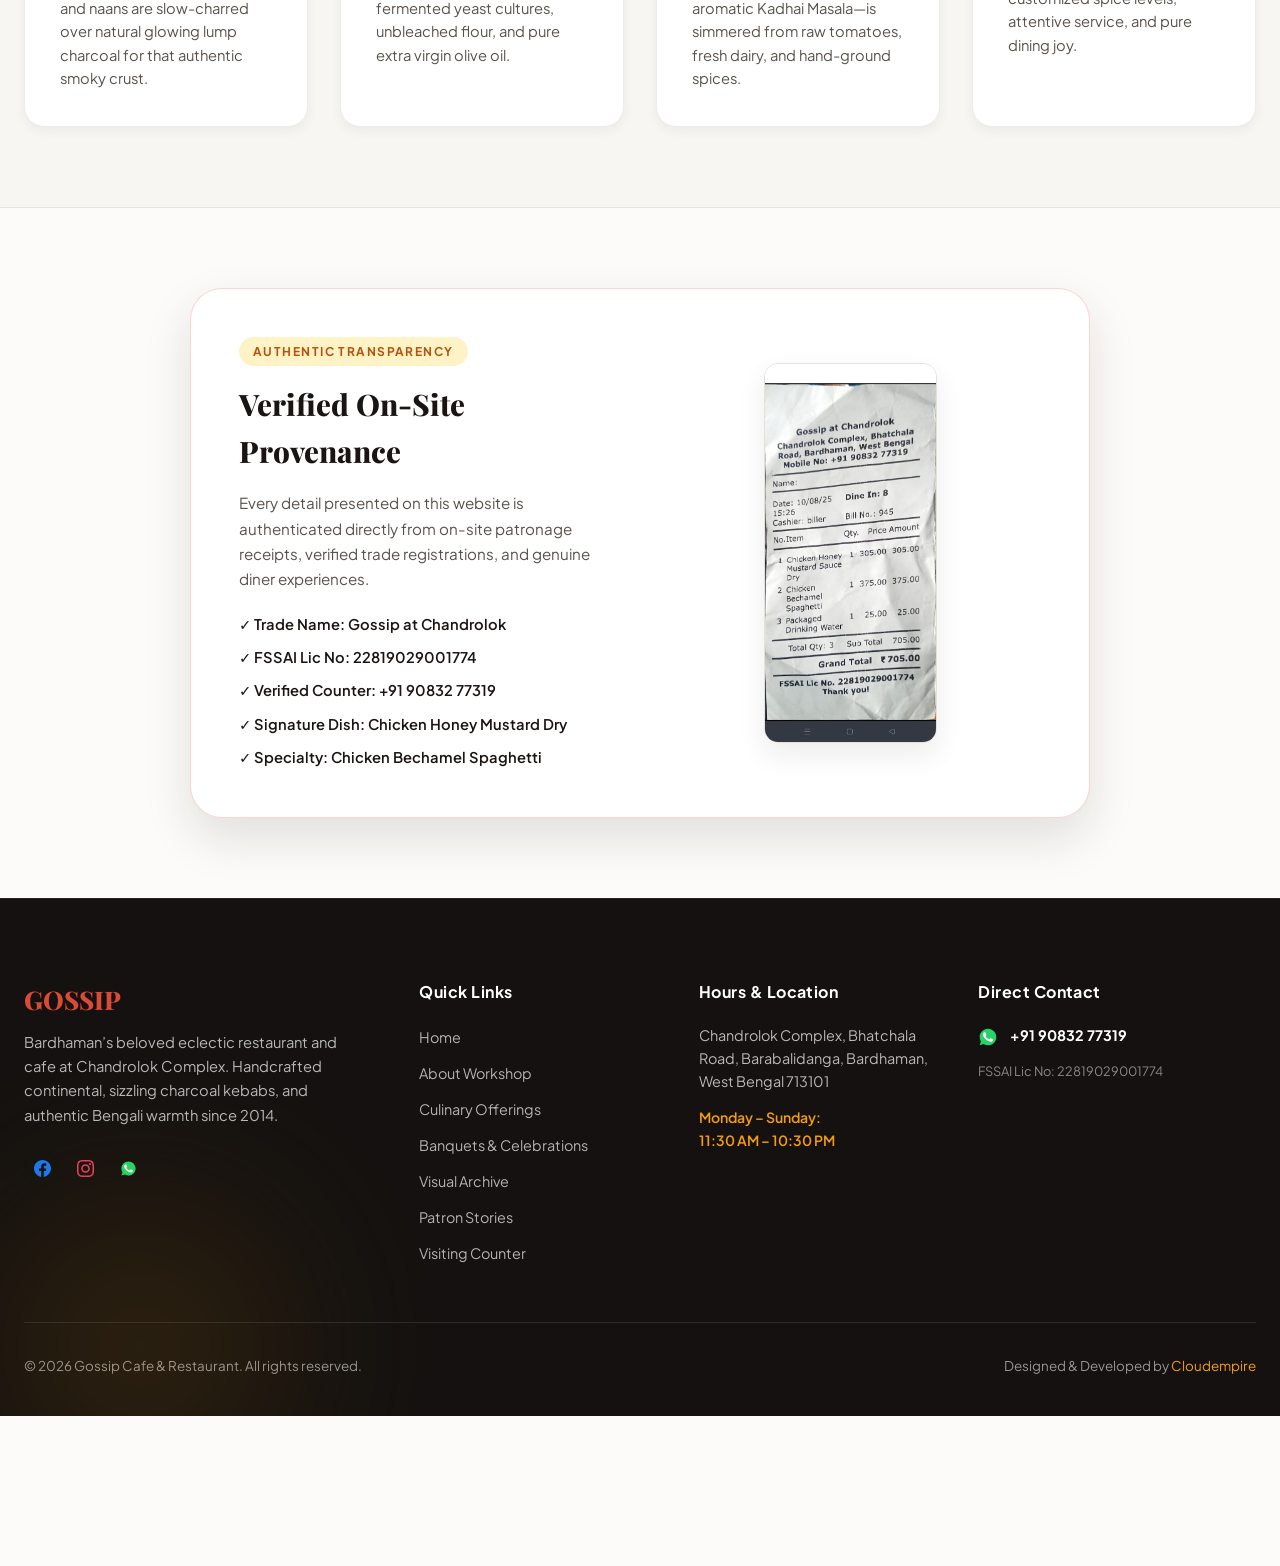
<file: about.html>
<!DOCTYPE html>
<html lang="en">
<head>
  <meta charset="UTF-8">
  <meta name="viewport" content="width=device-width, initial-scale=1.0">
  <title>About Us & 11-Year Heritage | Gossip Cafe & Restaurant Bardhaman</title>
  <meta name="description" content="Discover the 11-year culinary journey of Gossip at Chandrolok Complex, Bardhaman. FSSAI certified, fresh scratch kitchen, and heartfelt hospitality.">
  
  <!-- Multi-Resolution Favicon Suite -->
  <link rel="icon" type="image/svg+xml" href="assets/images/favicon.svg">
  <link rel="icon" type="image/png" sizes="32x32" href="assets/images/favicon-32x32.png">
  <link rel="shortcut icon" href="assets/images/favicon.ico">
  <link rel="apple-touch-icon" sizes="180x180" href="assets/images/apple-touch-icon.png">

  <!-- Core CSS -->
  <link rel="stylesheet" href="assets/css/style.css">
</head>
<body>

  <!-- Floating Ambient Glowing Orbs -->
  <div class="abstract-orb abstract-orb-1" aria-hidden="true"></div>
  <div class="abstract-orb abstract-orb-2" aria-hidden="true"></div>

  <!-- TheDivine Floating Pill Navbar -->
  <header class="site-header">
    <div class="header-inner">
      <a href="index.html" class="header-brand" aria-label="Gossip Restaurant Home">
        <div class="brand-emblem-wrap">
          <img src="assets/images/logo.png" alt="Gossip Logo Emblem" class="brand-emblem">
        </div>
        <div class="brand-text">
          <span class="brand-title">GOSSIP</span>
          <span class="brand-sub">EST. 2014 • BARDHAMAN</span>
        </div>
      </a>

      <nav aria-label="Main Navigation">
        <ul class="nav-links">
          <li class="nav-item"><a href="index.html" class="nav-link">Home</a></li>
          <li class="nav-item"><a href="about.html" class="nav-link active">About</a></li>
          <li class="nav-item"><a href="offerings.html" class="nav-link">Offerings</a></li>
          <li class="nav-item"><a href="catering.html" class="nav-link">Catering</a></li>
          <li class="nav-item"><a href="gallery.html" class="nav-link">Gallery</a></li>
          <li class="nav-item"><a href="reviews.html" class="nav-link">Reviews</a></li>
          <li class="nav-item"><a href="contact.html" class="nav-link">Contact</a></li>
        </ul>
      </nav>

      <div class="header-actions">
        <a href="https://wa.me/919083277319?text=Namaste%20Gossip!%20I%20would%20like%20to%20reserve%20a%20table%20at%20Chandrolok%20Complex." target="_blank" rel="noopener noreferrer" class="btn-cta-pill">
          Reserve Table ↗
        </a>
        <div class="social-circle-icons">
          <a href="https://www.facebook.com/gossipcaferestaurant/" target="_blank" rel="noopener noreferrer" class="social-circle-btn" aria-label="Facebook">
            <svg viewBox="0 0 24 24" fill="#1877F2"><path d="M24 12.073c0-6.627-5.373-12-12-12s-12 5.373-12 12c0 5.99 4.388 10.954 10.125 11.854v-8.385H7.078v-3.47h3.047V9.43c0-3.007 1.792-4.669 4.533-4.669 1.312 0 2.686.235 2.686.235v2.953H15.83c-1.491 0-1.956.925-1.956 1.874v2.25h3.328l-.532 3.47h-2.796v8.385C19.612 23.027 24 18.062 24 12.073z"/></svg>
          </a>
          <a href="https://www.instagram.com/gossipatchandrolok/" target="_blank" rel="noopener noreferrer" class="social-circle-btn" aria-label="Instagram">
            <svg viewBox="0 0 24 24" fill="#E4405F"><path d="M12 2.163c3.204 0 3.584.012 4.85.07 3.252.148 4.771 1.691 4.919 4.919.058 1.265.069 1.645.069 4.849 0 3.205-.012 3.584-.069 4.849-.149 3.225-1.664 4.771-4.919 4.919-1.266.058-1.644.07-4.85.07-3.204 0-3.584-.012-4.849-.07-3.26-.149-4.771-1.699-4.919-4.92-.058-1.265-.07-1.644-.07-4.849 0-3.204.013-3.583.07-4.849.149-3.227 1.664-4.771 4.919-4.919 1.266-.057 1.645-.069 4.849-.069zm0-2.163c-3.259 0-3.667.014-4.947.072-4.358.2-6.78 2.618-6.98 6.98-.059 1.281-.073 1.689-.073 4.948 0 3.259.014 3.668.072 4.948.2 4.358 2.618 6.78 6.98 6.98 1.281.058 1.689.072 4.948.072 3.259 0 3.668-.014 4.948-.072 4.354-.2 6.782-2.618 6.979-6.98.059-1.28.073-1.689.073-4.948 0-3.259-.014-3.667-.072-4.947-.196-4.354-2.617-6.78-6.979-6.98-1.281-.059-1.69-.073-4.949-.073zm0 5.838c-3.403 0-6.162 2.759-6.162 6.162s2.759 6.163 6.162 6.163 6.162-2.759 6.162-6.163c0-3.403-2.759-6.162-6.162-6.162zm0 10.162c-2.209 0-4-1.79-4-4 0-2.209 1.791-4 4-4s4 1.791 4 4c0 2.21-1.791 4-4 4zm6.406-11.845c-.796 0-1.441.645-1.441 1.44s.645 1.44 1.441 1.44c.795 0 1.439-.645 1.439-1.44s-.644-1.44-1.439-1.44z"/></svg>
          </a>
          <a href="https://wa.me/919083277319" target="_blank" rel="noopener noreferrer" class="social-circle-btn" aria-label="WhatsApp">
            <svg viewBox="0 0 24 24"><path fill="#25D366" d="M12.004 2C6.48 2 2 6.48 2 12.004c0 1.947.56 3.765 1.533 5.304L2 22l4.832-1.503A9.957 9.957 0 0012.004 22C17.527 22 22 17.527 22 12.004 22 6.48 17.527 2 12.004 2z"/><path fill="#FFFFFF" d="M17.487 14.382c-.3-.15-1.774-.875-2.05-.975-.275-.1-.475-.15-.675.15-.2.3-.775.975-.95 1.175-.175.2-.35.225-.65.075-.3-.15-1.266-.467-2.412-1.488-.891-.795-1.493-1.777-1.668-2.077-.175-.3-.019-.462.131-.611.135-.135.3-.35.45-.525.15-.175.2-.3.3-.5.1-.2.05-.375-.025-.525-.075-.15-.675-1.625-.925-2.225-.243-.584-.49-.505-.675-.515-.175-.009-.375-.01-.575-.01s-.525.075-.8.375c-.275.3-1.05 1.025-1.05 2.5s1.075 2.9 1.225 3.1c.15.2 2.116 3.23 5.125 4.53.716.31 1.275.495 1.71.634.72.229 1.375.197 1.893.12.577-.086 1.774-.725 2.024-1.425.25-.7.25-1.3.175-1.425-.075-.125-.275-.2-.575-.35z"/></svg>
          </a>
        </div>
        <button class="mobile-toggle" aria-label="Toggle navigation menu" aria-expanded="false">
          <span></span>
        </button>
      </div>
    </div>
  </header>

  <!-- Subpage Banner -->
  <section class="subpage-banner">
    <div class="abstract-tech-grid" aria-hidden="true"></div>
    <h1>Our 11-Year Heritage & Workshop</h1>
    <p>A culinary journey rooted in authentic hospitality, artisanal freshness, and the vibrant spirit of Bardhaman.</p>
  </section>

  <!-- Narrative Section -->
  <section class="section">
    <div style="display: grid; grid-template-columns: repeat(auto-fit, minmax(320px, 1fr)); gap: 3.5rem; align-items: center;">
      <div>
        <span class="section-pill-tag">The Story Behind The Name</span>
        <h2 class="section-title">Where Good Food Sparks Endless Conversations</h2>
        <p style="font-size: 1.05rem; color: var(--text-secondary); margin-bottom: 1.2rem; line-height: 1.7;">
          In Bengali culture, <em>"Adda"</em> and lively conversation are inseparable from good food. In 2014, Gossip was born inside Chandrolok Complex with a single vision: to create an oasis where friends, families, college youth, and professionals could gather over freshly made comfort food without compromise.
        </p>
        <p style="font-size: 0.98rem; color: var(--text-secondary); margin-bottom: 1.6rem; line-height: 1.7;">
          As we step into our 11th year (<em>"দশ পেরিয়ে এগারোয় পা"</em>), Gossip has grown into one of Bardhaman's most cherished dining landmarks. What began as a humble cafe is today a full-scale culinary destination serving artisanal Italian pastas, thin-crust wood-fired pizzas, sizzling charcoal tandoors, Pan-Asian wok classics, and traditional festive platters.
        </p>

        <div style="background: var(--bg-surface-subtle); border: 1px solid var(--border-light); border-radius: var(--radius-md); padding: 1.4rem; display: flex; align-items: center; gap: 1.2rem;">
          <div style="width: 52px; height: 52px; border-radius: 50%; background: #ffffff; border: 1.5px solid var(--brand-amber); display: flex; align-items: center; justify-content: center; flex-shrink: 0;">
            <svg width="26" height="26" viewBox="0 0 24 24" fill="none" stroke="#d97706" stroke-width="2" stroke-linecap="round" stroke-linejoin="round"><path d="M12 22s8-4 8-10V5l-8-3-8 3v7c0 6 8 10 8 10z"/></svg>
          </div>
          <div>
            <div style="font-weight: 800; font-size: 1.05rem; color: var(--text-primary);">Govt Certified Food Safety</div>
            <div style="font-size: 0.88rem; color: var(--text-secondary);">FSSAI Registration License: <strong>22819029001774</strong></div>
          </div>
        </div>
      </div>

      <div>
        <div style="border-radius: var(--radius-xl); overflow: hidden; box-shadow: var(--shadow-lg);">
          <img src="assets/images/founder-heritage.jpg" alt="Gossip 11th Anniversary Celebration" style="width: 100%; height: 100%; object-fit: cover;" loading="lazy" decoding="async">
        </div>
      </div>
    </div>
  </section>

  <!-- Workshop & Kitchen Philosophy -->
  <section class="section section-alt">
    <div class="section-header">
      <span class="section-pill-tag">Culinary Values</span>
      <h2 class="section-title">The Gossip Kitchen Standard</h2>
      <p class="section-desc">Four golden rules that have defined our kitchen for more than a decade.</p>
    </div>

    <div style="display: grid; grid-template-columns: repeat(auto-fit, minmax(280px, 1fr)); gap: 2rem;">
      <div style="background: #ffffff; padding: 2.2rem; border-radius: var(--radius-lg); border: 1px solid var(--border-light); box-shadow: var(--shadow-sm);">
        <div style="font-size: 2rem; margin-bottom: 0.8rem;">🔥</div>
        <h3 style="font-family: var(--font-serif); font-size: 1.3rem; font-weight: 700; margin-bottom: 0.6rem;">Real Charcoal Tandoor</h3>
        <p style="font-size: 0.92rem; color: var(--text-secondary); line-height: 1.6;">
          We never use electric skewers or artificial smoke. Our kebabs and naans are slow-charred over natural glowing lump charcoal for that authentic smoky crust.
        </p>
      </div>

      <div style="background: #ffffff; padding: 2.2rem; border-radius: var(--radius-lg); border: 1px solid var(--border-light); box-shadow: var(--shadow-sm);">
        <div style="font-size: 2rem; margin-bottom: 0.8rem;">🌾</div>
        <h3 style="font-family: var(--font-serif); font-size: 1.3rem; font-weight: 700; margin-bottom: 0.6rem;">Fresh Dough Hand-Rolled</h3>
        <p style="font-size: 0.92rem; color: var(--text-secondary); line-height: 1.6;">
          Our pizza dough and bao buns are prepared fresh daily using fermented yeast cultures, unbleached flour, and pure extra virgin olive oil.
        </p>
      </div>

      <div style="background: #ffffff; padding: 2.2rem; border-radius: var(--radius-lg); border: 1px solid var(--border-light); box-shadow: var(--shadow-sm);">
        <div style="font-size: 2rem; margin-bottom: 0.8rem;">🍲</div>
        <h3 style="font-family: var(--font-serif); font-size: 1.3rem; font-weight: 700; margin-bottom: 0.6rem;">Zero Pre-Packaged Gravy</h3>
        <p style="font-size: 0.92rem; color: var(--text-secondary); line-height: 1.6;">
          Every sauce—from our velvety Alfredo Bechamel to our aromatic Kadhai Masala—is simmered from raw tomatoes, fresh dairy, and hand-ground spices.
        </p>
      </div>

      <div style="background: #ffffff; padding: 2.2rem; border-radius: var(--radius-lg); border: 1px solid var(--border-light); box-shadow: var(--shadow-sm);">
        <div style="font-size: 2rem; margin-bottom: 0.8rem;">❤️</div>
        <h3 style="font-family: var(--font-serif); font-size: 1.3rem; font-weight: 700; margin-bottom: 0.6rem;">Family Hospitality</h3>
        <p style="font-size: 0.92rem; color: var(--text-secondary); line-height: 1.6;">
          We treat every patron as an honored house guest. Our floor team ensures customized spice levels, attentive service, and pure dining joy.
        </p>
      </div>
    </div>
  </section>

  <!-- Verified Receipt Showcase -->
  <section class="section">
    <div style="max-width: 900px; margin: 0 auto; background: #ffffff; border: 1px solid var(--border-brand); border-radius: var(--radius-xl); padding: 3rem; box-shadow: var(--shadow-lg); display: grid; grid-template-columns: 1fr 1fr; gap: 2.5rem; align-items: center;">
      <div>
        <span class="section-pill-tag">Authentic Transparency</span>
        <h3 style="font-family: var(--font-serif); font-size: 1.85rem; font-weight: 800; margin-bottom: 1rem; color: var(--text-primary);">Verified On-Site Provenance</h3>
        <p style="font-size: 0.95rem; color: var(--text-secondary); line-height: 1.65; margin-bottom: 1.4rem;">
          Every detail presented on this website is authenticated directly from on-site patronage receipts, verified trade registrations, and genuine diner experiences.
        </p>
        <ul style="list-style: none; display: flex; flex-direction: column; gap: 0.6rem; font-size: 0.92rem; color: var(--text-primary); font-weight: 600;">
          <li>✓ Trade Name: Gossip at Chandrolok</li>
          <li>✓ FSSAI Lic No: 22819029001774</li>
          <li>✓ Verified Counter: +91 90832 77319</li>
          <li>✓ Signature Dish: Chicken Honey Mustard Dry</li>
          <li>✓ Specialty: Chicken Bechamel Spaghetti</li>
        </ul>
      </div>

      <div style="text-align: center;">
        <img src="assets/images/verified-receipt.jpg" alt="Verified Guest Receipt from Gossip Chandrolok" style="max-height: 380px; margin: 0 auto; border-radius: var(--radius-md); box-shadow: var(--shadow-md); border: 1px solid #e5e0d8;" loading="lazy" decoding="async">
      </div>
    </div>
  </section>

  <!-- Complete Footer -->
  <footer class="site-footer">
    <div class="footer-container">
      <div>
        <div class="footer-brand-title">GOSSIP</div>
        <p class="footer-desc">
          Bardhaman’s beloved eclectic restaurant and cafe at Chandrolok Complex. Handcrafted continental, sizzling charcoal kebabs, and authentic Bengali warmth since 2014.
        </p>
        <div class="social-circle-icons">
          <a href="https://www.facebook.com/gossipcaferestaurant/" target="_blank" rel="noopener noreferrer" class="social-circle-btn" aria-label="Facebook">
            <svg viewBox="0 0 24 24" fill="#1877F2"><path d="M24 12.073c0-6.627-5.373-12-12-12s-12 5.373-12 12c0 5.99 4.388 10.954 10.125 11.854v-8.385H7.078v-3.47h3.047V9.43c0-3.007 1.792-4.669 4.533-4.669 1.312 0 2.686.235 2.686.235v2.953H15.83c-1.491 0-1.956.925-1.956 1.874v2.25h3.328l-.532 3.47h-2.796v8.385C19.612 23.027 24 18.062 24 12.073z"/></svg>
          </a>
          <a href="https://www.instagram.com/gossipatchandrolok/" target="_blank" rel="noopener noreferrer" class="social-circle-btn" aria-label="Instagram">
            <svg viewBox="0 0 24 24" fill="#E4405F"><path d="M12 2.163c3.204 0 3.584.012 4.85.07 3.252.148 4.771 1.691 4.919 4.919.058 1.265.069 1.645.069 4.849 0 3.205-.012 3.584-.069 4.849-.149 3.225-1.664 4.771-4.919 4.919-1.266.058-1.644.07-4.85.07-3.204 0-3.584-.012-4.849-.07-3.26-.149-4.771-1.699-4.919-4.92-.058-1.265-.07-1.644-.07-4.849 0-3.204.013-3.583.07-4.849.149-3.227 1.664-4.771 4.919-4.919 1.266-.057 1.645-.069 4.849-.069zm0-2.163c-3.259 0-3.667.014-4.947.072-4.358.2-6.78 2.618-6.98 6.98-.059 1.281-.073 1.689-.073 4.948 0 3.259.014 3.668.072 4.948.2 4.358 2.618 6.78 6.98 6.98 1.281.058 1.689.072 4.948.072 3.259 0 3.668-.014 4.948-.072 4.354-.2 6.782-2.618 6.979-6.98.059-1.28.073-1.689.073-4.948 0-3.259-.014-3.667-.072-4.947-.196-4.354-2.617-6.78-6.979-6.98-1.281-.059-1.69-.073-4.949-.073zm0 5.838c-3.403 0-6.162 2.759-6.162 6.162s2.759 6.163 6.162 6.163 6.162-2.759 6.162-6.163c0-3.403-2.759-6.162-6.162-6.162zm0 10.162c-2.209 0-4-1.79-4-4 0-2.209 1.791-4 4-4s4 1.791 4 4c0 2.21-1.791 4-4 4zm6.406-11.845c-.796 0-1.441.645-1.441 1.44s.645 1.44 1.441 1.44c.795 0 1.439-.645 1.439-1.44s-.644-1.44-1.439-1.44z"/></svg>
          </a>
          <a href="https://wa.me/919083277319" target="_blank" rel="noopener noreferrer" class="social-circle-btn" aria-label="WhatsApp">
            <svg viewBox="0 0 24 24"><path fill="#25D366" d="M12.004 2C6.48 2 2 6.48 2 12.004c0 1.947.56 3.765 1.533 5.304L2 22l4.832-1.503A9.957 9.957 0 0012.004 22C17.527 22 22 17.527 22 12.004 22 6.48 17.527 2 12.004 2z"/><path fill="#FFFFFF" d="M17.487 14.382c-.3-.15-1.774-.875-2.05-.975-.275-.1-.475-.15-.675.15-.2.3-.775.975-.95 1.175-.175.2-.35.225-.65.075-.3-.15-1.266-.467-2.412-1.488-.891-.795-1.493-1.777-1.668-2.077-.175-.3-.019-.462.131-.611.135-.135.3-.35.45-.525.15-.175.2-.3.3-.5.1-.2.05-.375-.025-.525-.075-.15-.675-1.625-.925-2.225-.243-.584-.49-.505-.675-.515-.175-.009-.375-.01-.575-.01s-.525.075-.8.375c-.275.3-1.05 1.025-1.05 2.5s1.075 2.9 1.225 3.1c.15.2 2.116 3.23 5.125 4.53.716.31 1.275.495 1.71.634.72.229 1.375.197 1.893.12.577-.086 1.774-.725 2.024-1.425.25-.7.25-1.3.175-1.425-.075-.125-.275-.2-.575-.35z"/></svg>
          </a>
        </div>
      </div>

      <div class="footer-col">
        <h5>Quick Links</h5>
        <ul class="footer-links">
          <li><a href="index.html">Home</a></li>
          <li><a href="about.html">About Workshop</a></li>
          <li><a href="offerings.html">Culinary Offerings</a></li>
          <li><a href="catering.html">Banquets & Celebrations</a></li>
          <li><a href="gallery.html">Visual Archive</a></li>
          <li><a href="reviews.html">Patron Stories</a></li>
          <li><a href="contact.html">Visiting Counter</a></li>
        </ul>
      </div>

      <div class="footer-col">
        <h5>Hours & Location</h5>
        <p style="font-size: 0.9rem; color: rgba(255, 255, 255, 0.7); margin-bottom: 0.8rem;">
          Chandrolok Complex, Bhatchala Road, Barabalidanga, Bardhaman, West Bengal 713101
        </p>
        <p style="font-size: 0.88rem; color: var(--brand-amber); font-weight: 600;">
          Monday – Sunday:<br>11:30 AM – 10:30 PM
        </p>
      </div>

      <div class="footer-col">
        <h5>Direct Contact</h5>
        <div class="footer-contact-item">
          <svg width="20" height="20" viewBox="0 0 24 24"><path fill="#25D366" d="M12.004 2C6.48 2 2 6.48 2 12.004c0 1.947.56 3.765 1.533 5.304L2 22l4.832-1.503A9.957 9.957 0 0012.004 22C17.527 22 22 17.527 22 12.004 22 6.48 17.527 2 12.004 2z"/><path fill="#FFFFFF" d="M17.487 14.382c-.3-.15-1.774-.875-2.05-.975-.275-.1-.475-.15-.675.15-.2.3-.775.975-.95 1.175-.175.2-.35.225-.65.075-.3-.15-1.266-.467-2.412-1.488-.891-.795-1.493-1.777-1.668-2.077-.175-.3-.019-.462.131-.611.135-.135.3-.35.45-.525.15-.175.2-.3.3-.5.1-.2.05-.375-.025-.525-.075-.15-.675-1.625-.925-2.225-.243-.584-.49-.505-.675-.515-.175-.009-.375-.01-.575-.01s-.525.075-.8.375c-.275.3-1.05 1.025-1.05 2.5s1.075 2.9 1.225 3.1c.15.2 2.116 3.23 5.125 4.53.716.31 1.275.495 1.71.634.72.229 1.375.197 1.893.12.577-.086 1.774-.725 2.024-1.425.25-.7.25-1.3.175-1.425-.075-.125-.275-.2-.575-.35z"/></svg>
          <a href="tel:+919083277319" style="font-weight: 700; color: #ffffff;">+91 90832 77319</a>
        </div>
        <div style="font-size: 0.8rem; color: rgba(255, 255, 255, 0.5); margin-top: 0.5rem;">
          FSSAI Lic No: 22819029001774
        </div>
      </div>
    </div>

    <div class="footer-bottom">
      <div>
        © 2026 Gossip Cafe & Restaurant. All rights reserved.
      </div>
      <div>
        Designed & Developed by <a href="https://cloudempire.tech/" target="_blank" rel="noopener noreferrer">Cloudempire</a>
      </div>
    </div>
  </footer>

  <!-- Floating High Contrast WhatsApp Button -->
  <a href="https://wa.me/919083277319?text=Namaste%20Gossip!%20Connecting%20from%20your%20website." target="_blank" rel="noopener noreferrer" class="floating-wa-btn" aria-label="Direct WhatsApp Message">
    <svg width="32" height="32" viewBox="0 0 24 24">
      <path fill="#FFFFFF" d="M12.004 2C6.48 2 2 6.48 2 12.004c0 1.947.56 3.765 1.533 5.304L2 22l4.832-1.503A9.957 9.957 0 0012.004 22C17.527 22 22 17.527 22 12.004 22 6.48 17.527 2 12.004 2z"/>
      <path fill="#25D366" d="M17.487 14.382c-.3-.15-1.774-.875-2.05-.975-.275-.1-.475-.15-.675.15-.2.3-.775.975-.95 1.175-.175.2-.35.225-.65.075-.3-.15-1.266-.467-2.412-1.488-.891-.795-1.493-1.777-1.668-2.077-.175-.3-.019-.462.131-.611.135-.135.3-.35.45-.525.15-.175.2-.3.3-.5.1-.2.05-.375-.025-.525-.075-.15-.675-1.625-.925-2.225-.243-.584-.49-.505-.675-.515-.175-.009-.375-.01-.575-.01s-.525.075-.8.375c-.275.3-1.05 1.025-1.05 2.5s1.075 2.9 1.225 3.1c.15.2 2.116 3.23 5.125 4.53.716.31 1.275.495 1.71.634.72.229 1.375.197 1.893.12.577-.086 1.774-.725 2.024-1.425.25-.7.25-1.3.175-1.425-.075-.125-.275-.2-.575-.35z"/>
    </svg>
  </a>

  <!-- Core Scripts -->
  <script src="assets/js/main.js"></script>
</body>
</html>
</file>
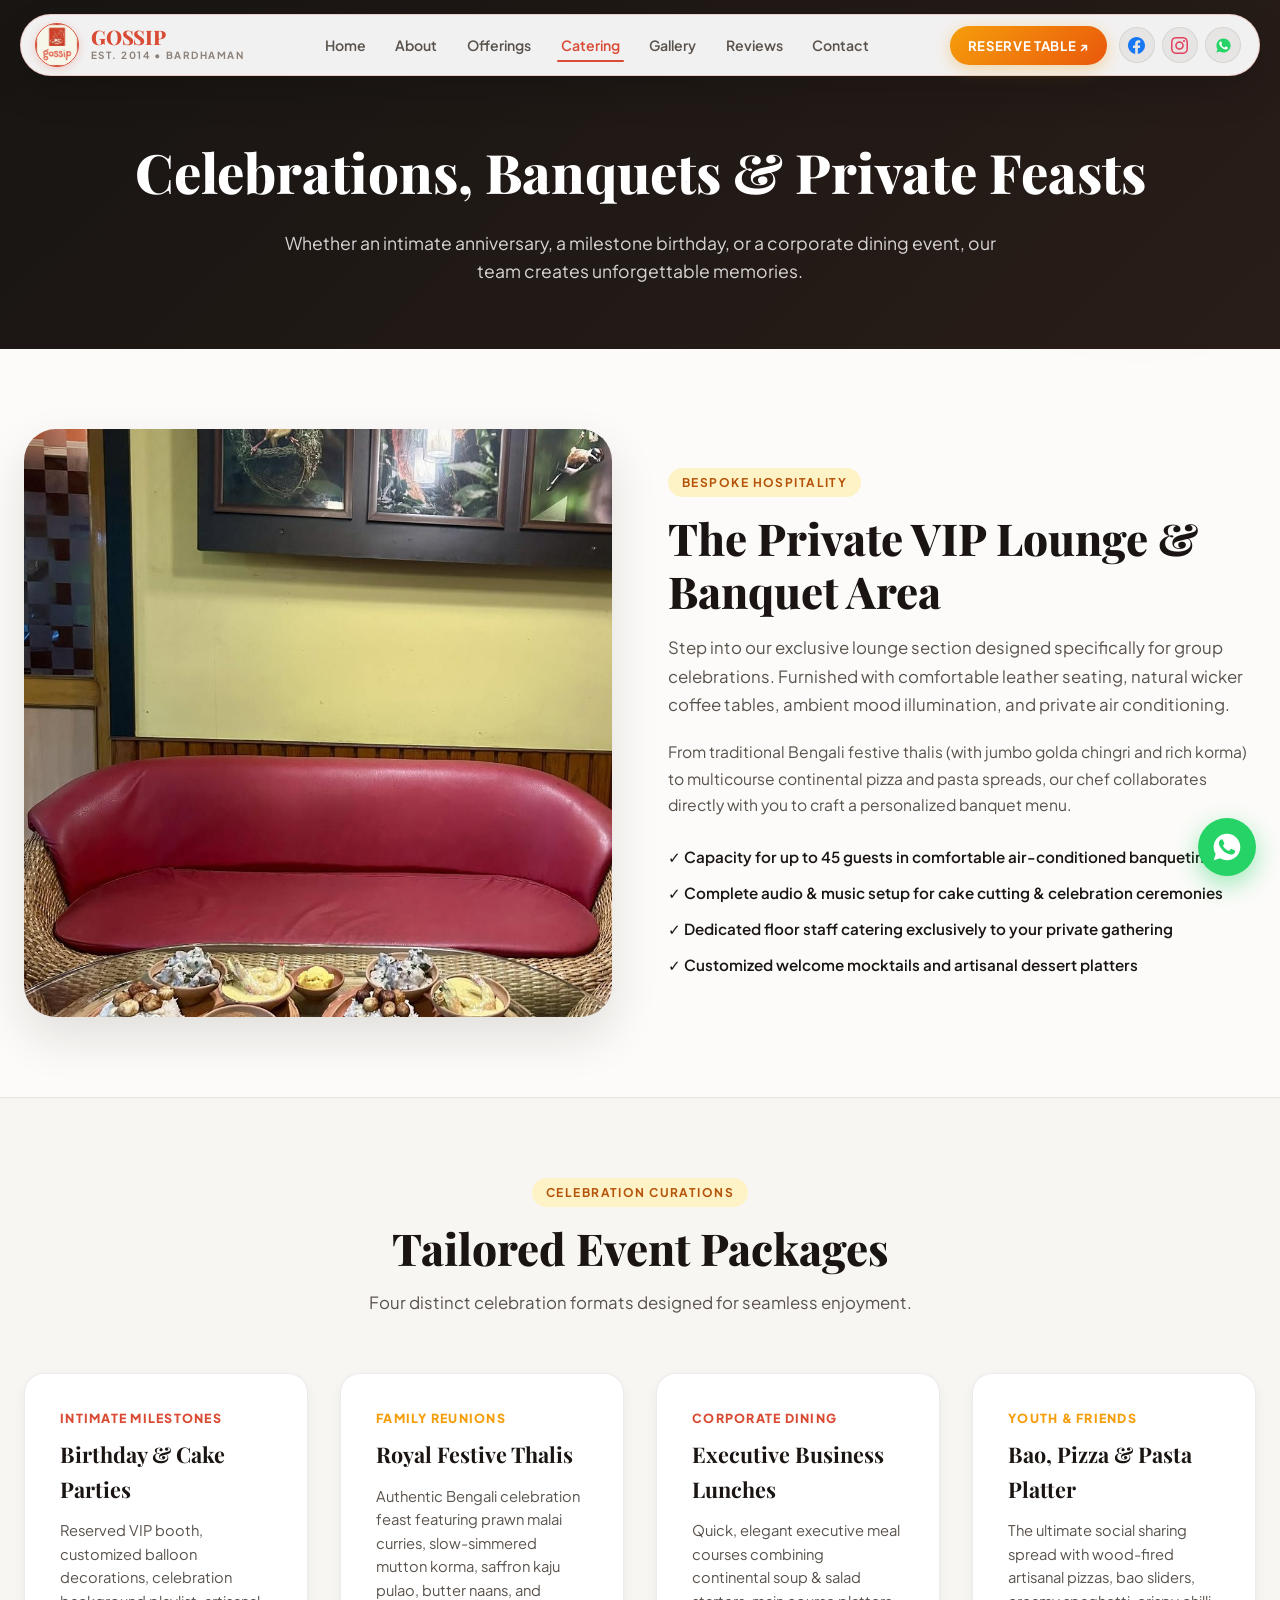
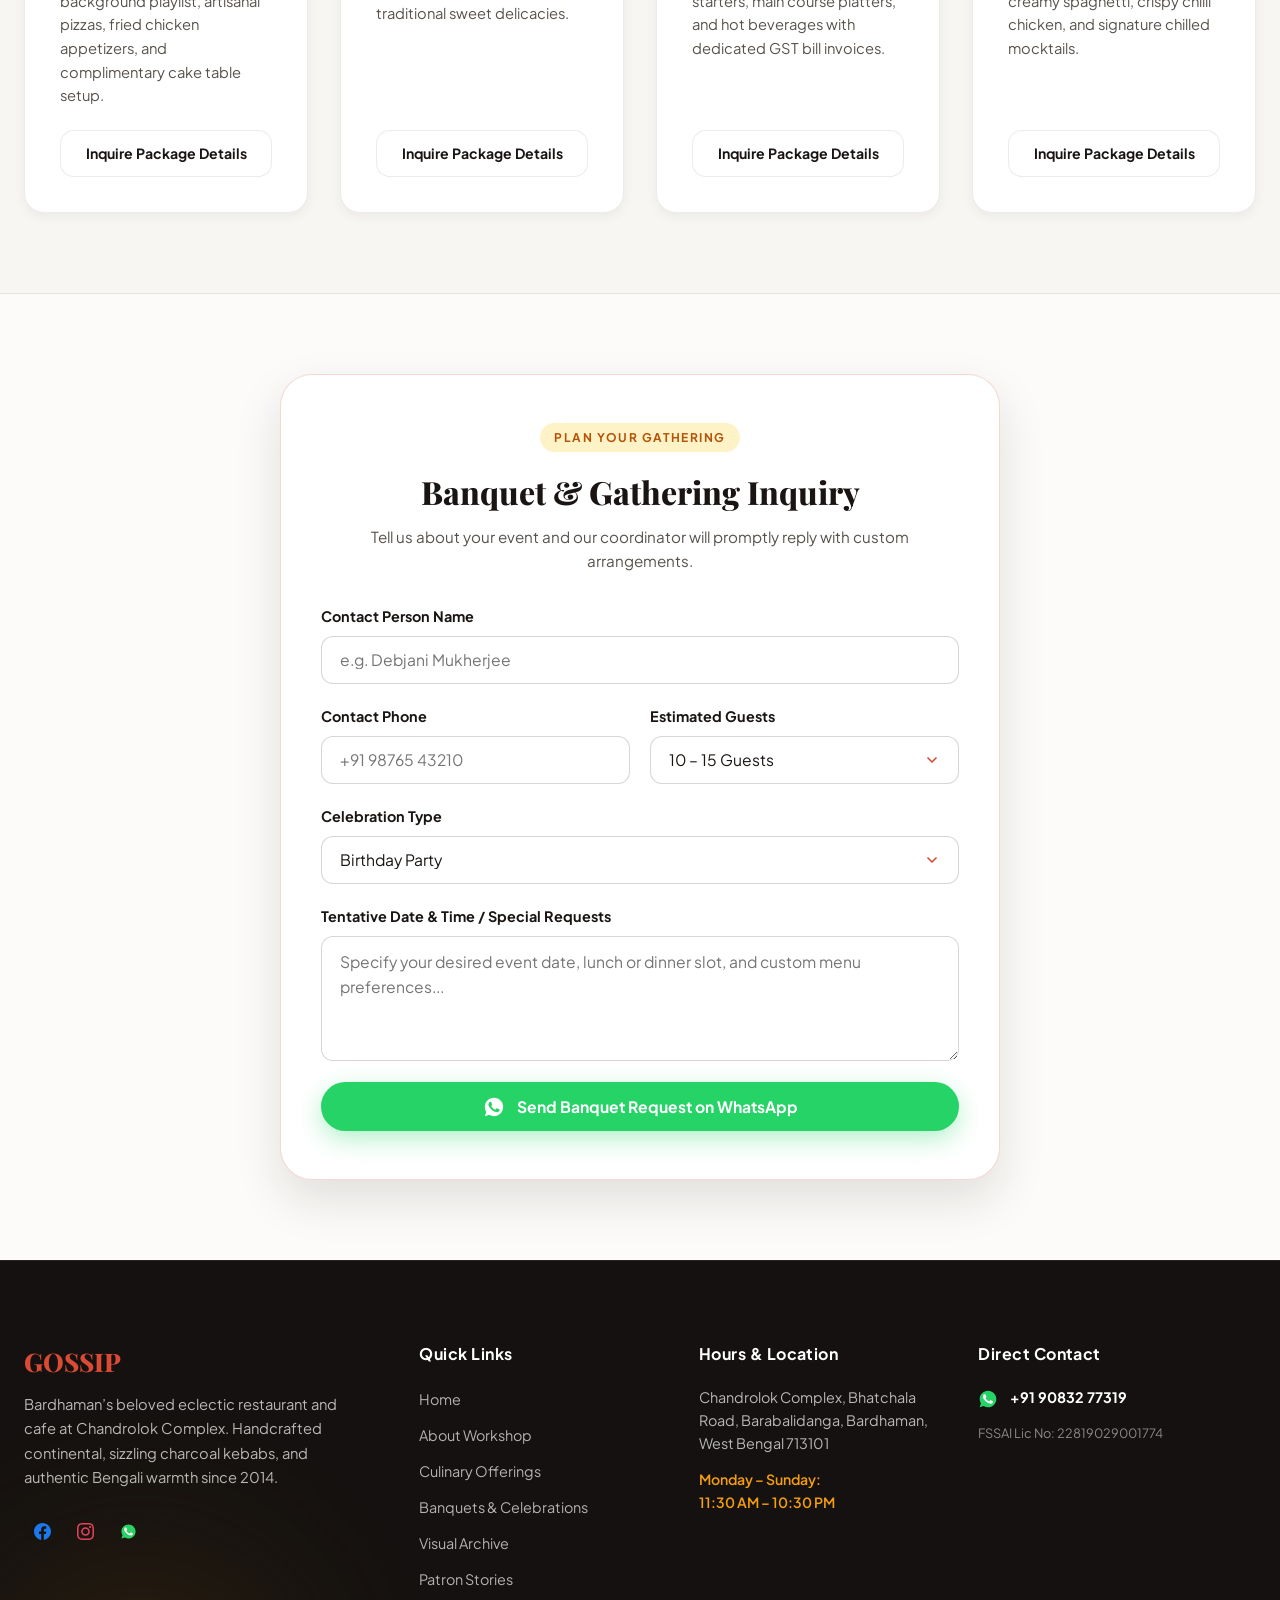
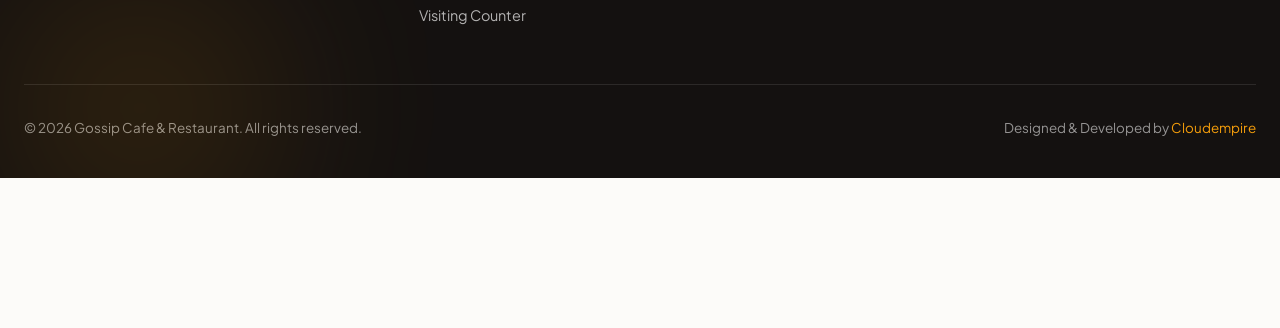
<file: catering.html>
<!DOCTYPE html>
<html lang="en">
<head>
  <meta charset="UTF-8">
  <meta name="viewport" content="width=device-width, initial-scale=1.0">
  <title>Banquets, Celebrations & Catering | Gossip Cafe & Restaurant Bardhaman</title>
  <meta name="description" content="Host your birthdays, anniversaries, and family celebrations in the private VIP banquet lounge of Gossip, Bardhaman. Curated celebration platters and bespoke hospitality.">
  
  <!-- Multi-Resolution Favicon Suite -->
  <link rel="icon" type="image/svg+xml" href="assets/images/favicon.svg">
  <link rel="icon" type="image/png" sizes="32x32" href="assets/images/favicon-32x32.png">
  <link rel="shortcut icon" href="assets/images/favicon.ico">
  <link rel="apple-touch-icon" sizes="180x180" href="assets/images/apple-touch-icon.png">

  <!-- Core CSS -->
  <link rel="stylesheet" href="assets/css/style.css">
</head>
<body>

  <!-- Floating Ambient Glowing Orbs -->
  <div class="abstract-orb abstract-orb-1" aria-hidden="true"></div>
  <div class="abstract-orb abstract-orb-2" aria-hidden="true"></div>

  <!-- TheDivine Floating Pill Navbar -->
  <header class="site-header">
    <div class="header-inner">
      <a href="index.html" class="header-brand" aria-label="Gossip Restaurant Home">
        <div class="brand-emblem-wrap">
          <img src="assets/images/logo.png" alt="Gossip Logo Emblem" class="brand-emblem">
        </div>
        <div class="brand-text">
          <span class="brand-title">GOSSIP</span>
          <span class="brand-sub">EST. 2014 • BARDHAMAN</span>
        </div>
      </a>

      <nav aria-label="Main Navigation">
        <ul class="nav-links">
          <li class="nav-item"><a href="index.html" class="nav-link">Home</a></li>
          <li class="nav-item"><a href="about.html" class="nav-link">About</a></li>
          <li class="nav-item"><a href="offerings.html" class="nav-link">Offerings</a></li>
          <li class="nav-item"><a href="catering.html" class="nav-link active">Catering</a></li>
          <li class="nav-item"><a href="gallery.html" class="nav-link">Gallery</a></li>
          <li class="nav-item"><a href="reviews.html" class="nav-link">Reviews</a></li>
          <li class="nav-item"><a href="contact.html" class="nav-link">Contact</a></li>
        </ul>
      </nav>

      <div class="header-actions">
        <a href="https://wa.me/919083277319?text=Namaste%20Gossip!%20I%20would%20like%20to%20reserve%20a%20table%20at%20Chandrolok%20Complex." target="_blank" rel="noopener noreferrer" class="btn-cta-pill">
          Reserve Table ↗
        </a>
        <div class="social-circle-icons">
          <a href="https://www.facebook.com/gossipcaferestaurant/" target="_blank" rel="noopener noreferrer" class="social-circle-btn" aria-label="Facebook">
            <svg viewBox="0 0 24 24" fill="#1877F2"><path d="M24 12.073c0-6.627-5.373-12-12-12s-12 5.373-12 12c0 5.99 4.388 10.954 10.125 11.854v-8.385H7.078v-3.47h3.047V9.43c0-3.007 1.792-4.669 4.533-4.669 1.312 0 2.686.235 2.686.235v2.953H15.83c-1.491 0-1.956.925-1.956 1.874v2.25h3.328l-.532 3.47h-2.796v8.385C19.612 23.027 24 18.062 24 12.073z"/></svg>
          </a>
          <a href="https://www.instagram.com/gossipatchandrolok/" target="_blank" rel="noopener noreferrer" class="social-circle-btn" aria-label="Instagram">
            <svg viewBox="0 0 24 24" fill="#E4405F"><path d="M12 2.163c3.204 0 3.584.012 4.85.07 3.252.148 4.771 1.691 4.919 4.919.058 1.265.069 1.645.069 4.849 0 3.205-.012 3.584-.069 4.849-.149 3.225-1.664 4.771-4.919 4.919-1.266.058-1.644.07-4.85.07-3.204 0-3.584-.012-4.849-.07-3.26-.149-4.771-1.699-4.919-4.92-.058-1.265-.07-1.644-.07-4.849 0-3.204.013-3.583.07-4.849.149-3.227 1.664-4.771 4.919-4.919 1.266-.057 1.645-.069 4.849-.069zm0-2.163c-3.259 0-3.667.014-4.947.072-4.358.2-6.78 2.618-6.98 6.98-.059 1.281-.073 1.689-.073 4.948 0 3.259.014 3.668.072 4.948.2 4.358 2.618 6.78 6.98 6.98 1.281.058 1.689.072 4.948.072 3.259 0 3.668-.014 4.948-.072 4.354-.2 6.782-2.618 6.979-6.98.059-1.28.073-1.689.073-4.948 0-3.259-.014-3.667-.072-4.947-.196-4.354-2.617-6.78-6.979-6.98-1.281-.059-1.69-.073-4.949-.073zm0 5.838c-3.403 0-6.162 2.759-6.162 6.162s2.759 6.163 6.162 6.163 6.162-2.759 6.162-6.163c0-3.403-2.759-6.162-6.162-6.162zm0 10.162c-2.209 0-4-1.79-4-4 0-2.209 1.791-4 4-4s4 1.791 4 4c0 2.21-1.791 4-4 4zm6.406-11.845c-.796 0-1.441.645-1.441 1.44s.645 1.44 1.441 1.44c.795 0 1.439-.645 1.439-1.44s-.644-1.44-1.439-1.44z"/></svg>
          </a>
          <a href="https://wa.me/919083277319" target="_blank" rel="noopener noreferrer" class="social-circle-btn" aria-label="WhatsApp">
            <svg viewBox="0 0 24 24"><path fill="#25D366" d="M12.004 2C6.48 2 2 6.48 2 12.004c0 1.947.56 3.765 1.533 5.304L2 22l4.832-1.503A9.957 9.957 0 0012.004 22C17.527 22 22 17.527 22 12.004 22 6.48 17.527 2 12.004 2z"/><path fill="#FFFFFF" d="M17.487 14.382c-.3-.15-1.774-.875-2.05-.975-.275-.1-.475-.15-.675.15-.2.3-.775.975-.95 1.175-.175.2-.35.225-.65.075-.3-.15-1.266-.467-2.412-1.488-.891-.795-1.493-1.777-1.668-2.077-.175-.3-.019-.462.131-.611.135-.135.3-.35.45-.525.15-.175.2-.3.3-.5.1-.2.05-.375-.025-.525-.075-.15-.675-1.625-.925-2.225-.243-.584-.49-.505-.675-.515-.175-.009-.375-.01-.575-.01s-.525.075-.8.375c-.275.3-1.05 1.025-1.05 2.5s1.075 2.9 1.225 3.1c.15.2 2.116 3.23 5.125 4.53.716.31 1.275.495 1.71.634.72.229 1.375.197 1.893.12.577-.086 1.774-.725 2.024-1.425.25-.7.25-1.3.175-1.425-.075-.125-.275-.2-.575-.35z"/></svg>
          </a>
        </div>
        <button class="mobile-toggle" aria-label="Toggle navigation menu" aria-expanded="false">
          <span></span>
        </button>
      </div>
    </div>
  </header>

  <!-- Subpage Banner -->
  <section class="subpage-banner">
    <div class="abstract-tech-grid" aria-hidden="true"></div>
    <h1>Celebrations, Banquets & Private Feasts</h1>
    <p>Whether an intimate anniversary, a milestone birthday, or a corporate dining event, our team creates unforgettable memories.</p>
  </section>

  <!-- Overview Section with Authentic Lounge Photo -->
  <section class="section">
    <div style="display: grid; grid-template-columns: repeat(auto-fit, minmax(320px, 1fr)); gap: 3.5rem; align-items: center;">
      <div>
        <div style="border-radius: var(--radius-xl); overflow: hidden; box-shadow: var(--shadow-lg);">
          <img src="assets/images/banquet-lounge.jpg" alt="VIP Celebratory Lounge at Gossip" style="width: 100%; height: 100%; object-fit: cover;" loading="lazy" decoding="async">
        </div>
      </div>

      <div>
        <span class="section-pill-tag">Bespoke Hospitality</span>
        <h2 class="section-title">The Private VIP Lounge & Banquet Area</h2>
        <p style="font-size: 1.05rem; color: var(--text-secondary); margin-bottom: 1.2rem; line-height: 1.7;">
          Step into our exclusive lounge section designed specifically for group celebrations. Furnished with comfortable leather seating, natural wicker coffee tables, ambient mood illumination, and private air conditioning.
        </p>
        <p style="font-size: 0.98rem; color: var(--text-secondary); margin-bottom: 1.6rem; line-height: 1.7;">
          From traditional Bengali festive thalis (with jumbo golda chingri and rich korma) to multicourse continental pizza and pasta spreads, our chef collaborates directly with you to craft a personalized banquet menu.
        </p>

        <ul style="list-style: none; display: flex; flex-direction: column; gap: 0.75rem; font-size: 0.95rem; color: var(--text-primary); font-weight: 600;">
          <li>✓ Capacity for up to 45 guests in comfortable air-conditioned banqueting</li>
          <li>✓ Complete audio & music setup for cake cutting & celebration ceremonies</li>
          <li>✓ Dedicated floor staff catering exclusively to your private gathering</li>
          <li>✓ Customized welcome mocktails and artisanal dessert platters</li>
        </ul>
      </div>
    </div>
  </section>

  <!-- Packages Grid -->
  <section class="section section-alt">
    <div class="section-header">
      <span class="section-pill-tag">Celebration Curations</span>
      <h2 class="section-title">Tailored Event Packages</h2>
      <p class="section-desc">Four distinct celebration formats designed for seamless enjoyment.</p>
    </div>

    <div style="display: grid; grid-template-columns: repeat(auto-fit, minmax(280px, 1fr)); gap: 2rem;">
      <div style="background: #ffffff; border: 1px solid var(--border-light); border-radius: var(--radius-lg); padding: 2.2rem; box-shadow: var(--shadow-sm); display: flex; flex-direction: column;">
        <span style="font-size: 0.78rem; font-weight: 800; color: var(--brand-terracotta); text-transform: uppercase; letter-spacing: 0.1em; margin-bottom: 0.5rem;">Intimate Milestones</span>
        <h3 style="font-family: var(--font-serif); font-size: 1.35rem; font-weight: 700; margin-bottom: 0.8rem;">Birthday & Cake Parties</h3>
        <p style="font-size: 0.92rem; color: var(--text-secondary); line-height: 1.6; margin-bottom: 1.4rem; flex-grow: 1;">
          Reserved VIP booth, customized balloon decorations, celebration background playlist, artisanal pizzas, fried chicken appetizers, and complimentary cake table setup.
        </p>
        <a href="https://wa.me/919083277319?text=Namaste%20Gossip!%20I%20would%20like%20to%20plan%20a%20Birthday%20Celebration%20at%20your%20Chandrolok%20lounge." target="_blank" rel="noopener noreferrer" class="btn-card-inquire">
          <span>Inquire Package Details</span>
        </a>
      </div>

      <div style="background: #ffffff; border: 1px solid var(--border-light); border-radius: var(--radius-lg); padding: 2.2rem; box-shadow: var(--shadow-sm); display: flex; flex-direction: column;">
        <span style="font-size: 0.78rem; font-weight: 800; color: var(--brand-amber); text-transform: uppercase; letter-spacing: 0.1em; margin-bottom: 0.5rem;">Family Reunions</span>
        <h3 style="font-family: var(--font-serif); font-size: 1.35rem; font-weight: 700; margin-bottom: 0.8rem;">Royal Festive Thalis</h3>
        <p style="font-size: 0.92rem; color: var(--text-secondary); line-height: 1.6; margin-bottom: 1.4rem; flex-grow: 1;">
          Authentic Bengali celebration feast featuring prawn malai curries, slow-simmered mutton korma, saffron kaju pulao, butter naans, and traditional sweet delicacies.
        </p>
        <a href="https://wa.me/919083277319?text=Namaste%20Gossip!%20I%20would%20like%20to%20plan%20a%20Royal%20Festive%20Thali%20family%20feast." target="_blank" rel="noopener noreferrer" class="btn-card-inquire">
          <span>Inquire Package Details</span>
        </a>
      </div>

      <div style="background: #ffffff; border: 1px solid var(--border-light); border-radius: var(--radius-lg); padding: 2.2rem; box-shadow: var(--shadow-sm); display: flex; flex-direction: column;">
        <span style="font-size: 0.78rem; font-weight: 800; color: var(--brand-terracotta); text-transform: uppercase; letter-spacing: 0.1em; margin-bottom: 0.5rem;">Corporate Dining</span>
        <h3 style="font-family: var(--font-serif); font-size: 1.35rem; font-weight: 700; margin-bottom: 0.8rem;">Executive Business Lunches</h3>
        <p style="font-size: 0.92rem; color: var(--text-secondary); line-height: 1.6; margin-bottom: 1.4rem; flex-grow: 1;">
          Quick, elegant executive meal courses combining continental soup & salad starters, main course platters, and hot beverages with dedicated GST bill invoices.
        </p>
        <a href="https://wa.me/919083277319?text=Namaste%20Gossip!%20I%20would%20like%20to%20plan%20a%20Corporate%20Executive%20Lunch%20gathering." target="_blank" rel="noopener noreferrer" class="btn-card-inquire">
          <span>Inquire Package Details</span>
        </a>
      </div>

      <div style="background: #ffffff; border: 1px solid var(--border-light); border-radius: var(--radius-lg); padding: 2.2rem; box-shadow: var(--shadow-sm); display: flex; flex-direction: column;">
        <span style="font-size: 0.78rem; font-weight: 800; color: var(--brand-amber); text-transform: uppercase; letter-spacing: 0.1em; margin-bottom: 0.5rem;">Youth & Friends</span>
        <h3 style="font-family: var(--font-serif); font-size: 1.35rem; font-weight: 700; margin-bottom: 0.8rem;">Bao, Pizza & Pasta Platter</h3>
        <p style="font-size: 0.92rem; color: var(--text-secondary); line-height: 1.6; margin-bottom: 1.4rem; flex-grow: 1;">
          The ultimate social sharing spread with wood-fired artisanal pizzas, bao sliders, creamy spaghetti, crispy chilli chicken, and signature chilled mocktails.
        </p>
        <a href="https://wa.me/919083277319?text=Namaste%20Gossip!%20I%20would%20like%20to%20plan%20a%20Bao%20and%20Pizza%20Party%20spread." target="_blank" rel="noopener noreferrer" class="btn-card-inquire">
          <span>Inquire Package Details</span>
        </a>
      </div>
    </div>
  </section>

  <!-- Celebration Inquiry Form -->
  <section class="section">
    <div style="max-width: 720px; margin: 0 auto; background: #ffffff; border: 1px solid var(--border-brand); border-radius: var(--radius-xl); padding: 3rem 2.5rem; box-shadow: var(--shadow-lg);">
      <div style="text-align: center; margin-bottom: 2rem;">
        <span class="section-pill-tag">Plan Your Gathering</span>
        <h2 style="font-family: var(--font-serif); font-size: 2rem; font-weight: 800; color: var(--text-primary); margin-bottom: 0.5rem;">Banquet & Gathering Inquiry</h2>
        <p style="font-size: 0.95rem; color: var(--text-secondary);">
          Tell us about your event and our coordinator will promptly reply with custom arrangements.
        </p>
      </div>

      <form class="wa-inquiry-form">
        <div class="form-group">
          <label class="form-label" for="cat-name">Contact Person Name</label>
          <input type="text" id="cat-name" name="name" class="form-control" placeholder="e.g. Debjani Mukherjee" required>
        </div>
        <div style="display: grid; grid-template-columns: 1fr 1fr; gap: 1.25rem;">
          <div class="form-group">
            <label class="form-label" for="cat-phone">Contact Phone</label>
            <input type="tel" id="cat-phone" name="phone" class="form-control" placeholder="+91 98765 43210" required>
          </div>
          <div class="form-group">
            <label class="form-label" for="cat-guests">Estimated Guests</label>
            <select id="cat-guests" name="guests" class="form-control form-select">
              <option value="10-15 Guests">10 – 15 Guests</option>
              <option value="15-25 Guests">15 – 25 Guests</option>
              <option value="25-35 Guests">25 – 35 Guests</option>
              <option value="35-45 Guests">35 – 45 Guests (Full Lounge)</option>
            </select>
          </div>
        </div>
        <div class="form-group">
          <label class="form-label" for="cat-purpose">Celebration Type</label>
          <select id="cat-purpose" name="purpose" class="form-control form-select">
            <option value="Birthday Party">Birthday Party</option>
            <option value="Anniversary Gathering">Anniversary Gathering</option>
            <option value="Corporate Lunch">Corporate Lunch</option>
            <option value="Festive Reunion">Festive Reunion (Durga Puja / Diwali)</option>
            <option value="Kitty Party">Kitty Party & High Tea</option>
          </select>
        </div>
        <div class="form-group">
          <label class="form-label" for="cat-notes">Tentative Date & Time / Special Requests</label>
          <textarea id="cat-notes" name="notes" class="form-control" placeholder="Specify your desired event date, lunch or dinner slot, and custom menu preferences..."></textarea>
        </div>

        <button type="submit" class="btn-form-submit">
          <svg width="22" height="22" viewBox="0 0 24 24"><path fill="#FFFFFF" d="M12.004 2C6.48 2 2 6.48 2 12.004c0 1.947.56 3.765 1.533 5.304L2 22l4.832-1.503A9.957 9.957 0 0012.004 22C17.527 22 22 17.527 22 12.004 22 6.48 17.527 2 12.004 2z"/><path fill="#25D366" d="M17.487 14.382c-.3-.15-1.774-.875-2.05-.975-.275-.1-.475-.15-.675.15-.2.3-.775.975-.95 1.175-.175.2-.35.225-.65.075-.3-.15-1.266-.467-2.412-1.488-.891-.795-1.493-1.777-1.668-2.077-.175-.3-.019-.462.131-.611.135-.135.3-.35.45-.525.15-.175.2-.3.3-.5.1-.2.05-.375-.025-.525-.075-.15-.675-1.625-.925-2.225-.243-.584-.49-.505-.675-.515-.175-.009-.375-.01-.575-.01s-.525.075-.8.375c-.275.3-1.05 1.025-1.05 2.5s1.075 2.9 1.225 3.1c.15.2 2.116 3.23 5.125 4.53.716.31 1.275.495 1.71.634.72.229 1.375.197 1.893.12.577-.086 1.774-.725 2.024-1.425.25-.7.25-1.3.175-1.425-.075-.125-.275-.2-.575-.35z"/></svg>
          <span>Send Banquet Request on WhatsApp</span>
        </button>
      </form>
    </div>
  </section>

  <!-- Complete Footer -->
  <footer class="site-footer">
    <div class="footer-container">
      <div>
        <div class="footer-brand-title">GOSSIP</div>
        <p class="footer-desc">
          Bardhaman’s beloved eclectic restaurant and cafe at Chandrolok Complex. Handcrafted continental, sizzling charcoal kebabs, and authentic Bengali warmth since 2014.
        </p>
        <div class="social-circle-icons">
          <a href="https://www.facebook.com/gossipcaferestaurant/" target="_blank" rel="noopener noreferrer" class="social-circle-btn" aria-label="Facebook">
            <svg viewBox="0 0 24 24" fill="#1877F2"><path d="M24 12.073c0-6.627-5.373-12-12-12s-12 5.373-12 12c0 5.99 4.388 10.954 10.125 11.854v-8.385H7.078v-3.47h3.047V9.43c0-3.007 1.792-4.669 4.533-4.669 1.312 0 2.686.235 2.686.235v2.953H15.83c-1.491 0-1.956.925-1.956 1.874v2.25h3.328l-.532 3.47h-2.796v8.385C19.612 23.027 24 18.062 24 12.073z"/></svg>
          </a>
          <a href="https://www.instagram.com/gossipatchandrolok/" target="_blank" rel="noopener noreferrer" class="social-circle-btn" aria-label="Instagram">
            <svg viewBox="0 0 24 24" fill="#E4405F"><path d="M12 2.163c3.204 0 3.584.012 4.85.07 3.252.148 4.771 1.691 4.919 4.919.058 1.265.069 1.645.069 4.849 0 3.205-.012 3.584-.069 4.849-.149 3.225-1.664 4.771-4.919 4.919-1.266.058-1.644.07-4.85.07-3.204 0-3.584-.012-4.849-.07-3.26-.149-4.771-1.699-4.919-4.92-.058-1.265-.07-1.644-.07-4.849 0-3.204.013-3.583.07-4.849.149-3.227 1.664-4.771 4.919-4.919 1.266-.057 1.645-.069 4.849-.069zm0-2.163c-3.259 0-3.667.014-4.947.072-4.358.2-6.78 2.618-6.98 6.98-.059 1.281-.073 1.689-.073 4.948 0 3.259.014 3.668.072 4.948.2 4.358 2.618 6.78 6.98 6.98 1.281.058 1.689.072 4.948.072 3.259 0 3.668-.014 4.948-.072 4.354-.2 6.782-2.618 6.979-6.98.059-1.28.073-1.689.073-4.948 0-3.259-.014-3.667-.072-4.947-.196-4.354-2.617-6.78-6.979-6.98-1.281-.059-1.69-.073-4.949-.073zm0 5.838c-3.403 0-6.162 2.759-6.162 6.162s2.759 6.163 6.162 6.163 6.162-2.759 6.162-6.163c0-3.403-2.759-6.162-6.162-6.162zm0 10.162c-2.209 0-4-1.79-4-4 0-2.209 1.791-4 4-4s4 1.791 4 4c0 2.21-1.791 4-4 4zm6.406-11.845c-.796 0-1.441.645-1.441 1.44s.645 1.44 1.441 1.44c.795 0 1.439-.645 1.439-1.44s-.644-1.44-1.439-1.44z"/></svg>
          </a>
          <a href="https://wa.me/919083277319" target="_blank" rel="noopener noreferrer" class="social-circle-btn" aria-label="WhatsApp">
            <svg viewBox="0 0 24 24"><path fill="#25D366" d="M12.004 2C6.48 2 2 6.48 2 12.004c0 1.947.56 3.765 1.533 5.304L2 22l4.832-1.503A9.957 9.957 0 0012.004 22C17.527 22 22 17.527 22 12.004 22 6.48 17.527 2 12.004 2z"/><path fill="#FFFFFF" d="M17.487 14.382c-.3-.15-1.774-.875-2.05-.975-.275-.1-.475-.15-.675.15-.2.3-.775.975-.95 1.175-.175.2-.35.225-.65.075-.3-.15-1.266-.467-2.412-1.488-.891-.795-1.493-1.777-1.668-2.077-.175-.3-.019-.462.131-.611.135-.135.3-.35.45-.525.15-.175.2-.3.3-.5.1-.2.05-.375-.025-.525-.075-.15-.675-1.625-.925-2.225-.243-.584-.49-.505-.675-.515-.175-.009-.375-.01-.575-.01s-.525.075-.8.375c-.275.3-1.05 1.025-1.05 2.5s1.075 2.9 1.225 3.1c.15.2 2.116 3.23 5.125 4.53.716.31 1.275.495 1.71.634.72.229 1.375.197 1.893.12.577-.086 1.774-.725 2.024-1.425.25-.7.25-1.3.175-1.425-.075-.125-.275-.2-.575-.35z"/></svg>
          </a>
        </div>
      </div>

      <div class="footer-col">
        <h5>Quick Links</h5>
        <ul class="footer-links">
          <li><a href="index.html">Home</a></li>
          <li><a href="about.html">About Workshop</a></li>
          <li><a href="offerings.html">Culinary Offerings</a></li>
          <li><a href="catering.html">Banquets & Celebrations</a></li>
          <li><a href="gallery.html">Visual Archive</a></li>
          <li><a href="reviews.html">Patron Stories</a></li>
          <li><a href="contact.html">Visiting Counter</a></li>
        </ul>
      </div>

      <div class="footer-col">
        <h5>Hours & Location</h5>
        <p style="font-size: 0.9rem; color: rgba(255, 255, 255, 0.7); margin-bottom: 0.8rem;">
          Chandrolok Complex, Bhatchala Road, Barabalidanga, Bardhaman, West Bengal 713101
        </p>
        <p style="font-size: 0.88rem; color: var(--brand-amber); font-weight: 600;">
          Monday – Sunday:<br>11:30 AM – 10:30 PM
        </p>
      </div>

      <div class="footer-col">
        <h5>Direct Contact</h5>
        <div class="footer-contact-item">
          <svg width="20" height="20" viewBox="0 0 24 24"><path fill="#25D366" d="M12.004 2C6.48 2 2 6.48 2 12.004c0 1.947.56 3.765 1.533 5.304L2 22l4.832-1.503A9.957 9.957 0 0012.004 22C17.527 22 22 17.527 22 12.004 22 6.48 17.527 2 12.004 2z"/><path fill="#FFFFFF" d="M17.487 14.382c-.3-.15-1.774-.875-2.05-.975-.275-.1-.475-.15-.675.15-.2.3-.775.975-.95 1.175-.175.2-.35.225-.65.075-.3-.15-1.266-.467-2.412-1.488-.891-.795-1.493-1.777-1.668-2.077-.175-.3-.019-.462.131-.611.135-.135.3-.35.45-.525.15-.175.2-.3.3-.5.1-.2.05-.375-.025-.525-.075-.15-.675-1.625-.925-2.225-.243-.584-.49-.505-.675-.515-.175-.009-.375-.01-.575-.01s-.525.075-.8.375c-.275.3-1.05 1.025-1.05 2.5s1.075 2.9 1.225 3.1c.15.2 2.116 3.23 5.125 4.53.716.31 1.275.495 1.71.634.72.229 1.375.197 1.893.12.577-.086 1.774-.725 2.024-1.425.25-.7.25-1.3.175-1.425-.075-.125-.275-.2-.575-.35z"/></svg>
          <a href="tel:+919083277319" style="font-weight: 700; color: #ffffff;">+91 90832 77319</a>
        </div>
        <div style="font-size: 0.8rem; color: rgba(255, 255, 255, 0.5); margin-top: 0.5rem;">
          FSSAI Lic No: 22819029001774
        </div>
      </div>
    </div>

    <div class="footer-bottom">
      <div>
        © 2026 Gossip Cafe & Restaurant. All rights reserved.
      </div>
      <div>
        Designed & Developed by <a href="https://cloudempire.tech/" target="_blank" rel="noopener noreferrer">Cloudempire</a>
      </div>
    </div>
  </footer>

  <!-- Floating WhatsApp Button -->
  <a href="https://wa.me/919083277319?text=Namaste%20Gossip!%20Connecting%20from%20your%20website." target="_blank" rel="noopener noreferrer" class="floating-wa-btn" aria-label="Direct WhatsApp Message">
    <svg width="32" height="32" viewBox="0 0 24 24">
      <path fill="#FFFFFF" d="M12.004 2C6.48 2 2 6.48 2 12.004c0 1.947.56 3.765 1.533 5.304L2 22l4.832-1.503A9.957 9.957 0 0012.004 22C17.527 22 22 17.527 22 12.004 22 6.48 17.527 2 12.004 2z"/>
      <path fill="#25D366" d="M17.487 14.382c-.3-.15-1.774-.875-2.05-.975-.275-.1-.475-.15-.675.15-.2.3-.775.975-.95 1.175-.175.2-.35.225-.65.075-.3-.15-1.266-.467-2.412-1.488-.891-.795-1.493-1.777-1.668-2.077-.175-.3-.019-.462.131-.611.135-.135.3-.35.45-.525.15-.175.2-.3.3-.5.1-.2.05-.375-.025-.525-.075-.15-.675-1.625-.925-2.225-.243-.584-.49-.505-.675-.515-.175-.009-.375-.01-.575-.01s-.525.075-.8.375c-.275.3-1.05 1.025-1.05 2.5s1.075 2.9 1.225 3.1c.15.2 2.116 3.23 5.125 4.53.716.31 1.275.495 1.71.634.72.229 1.375.197 1.893.12.577-.086 1.774-.725 2.024-1.425.25-.7.25-1.3.175-1.425-.075-.125-.275-.2-.575-.35z"/>
    </svg>
  </a>

  <!-- Core Scripts -->
  <script src="assets/js/main.js"></script>
</body>
</html>
</file>
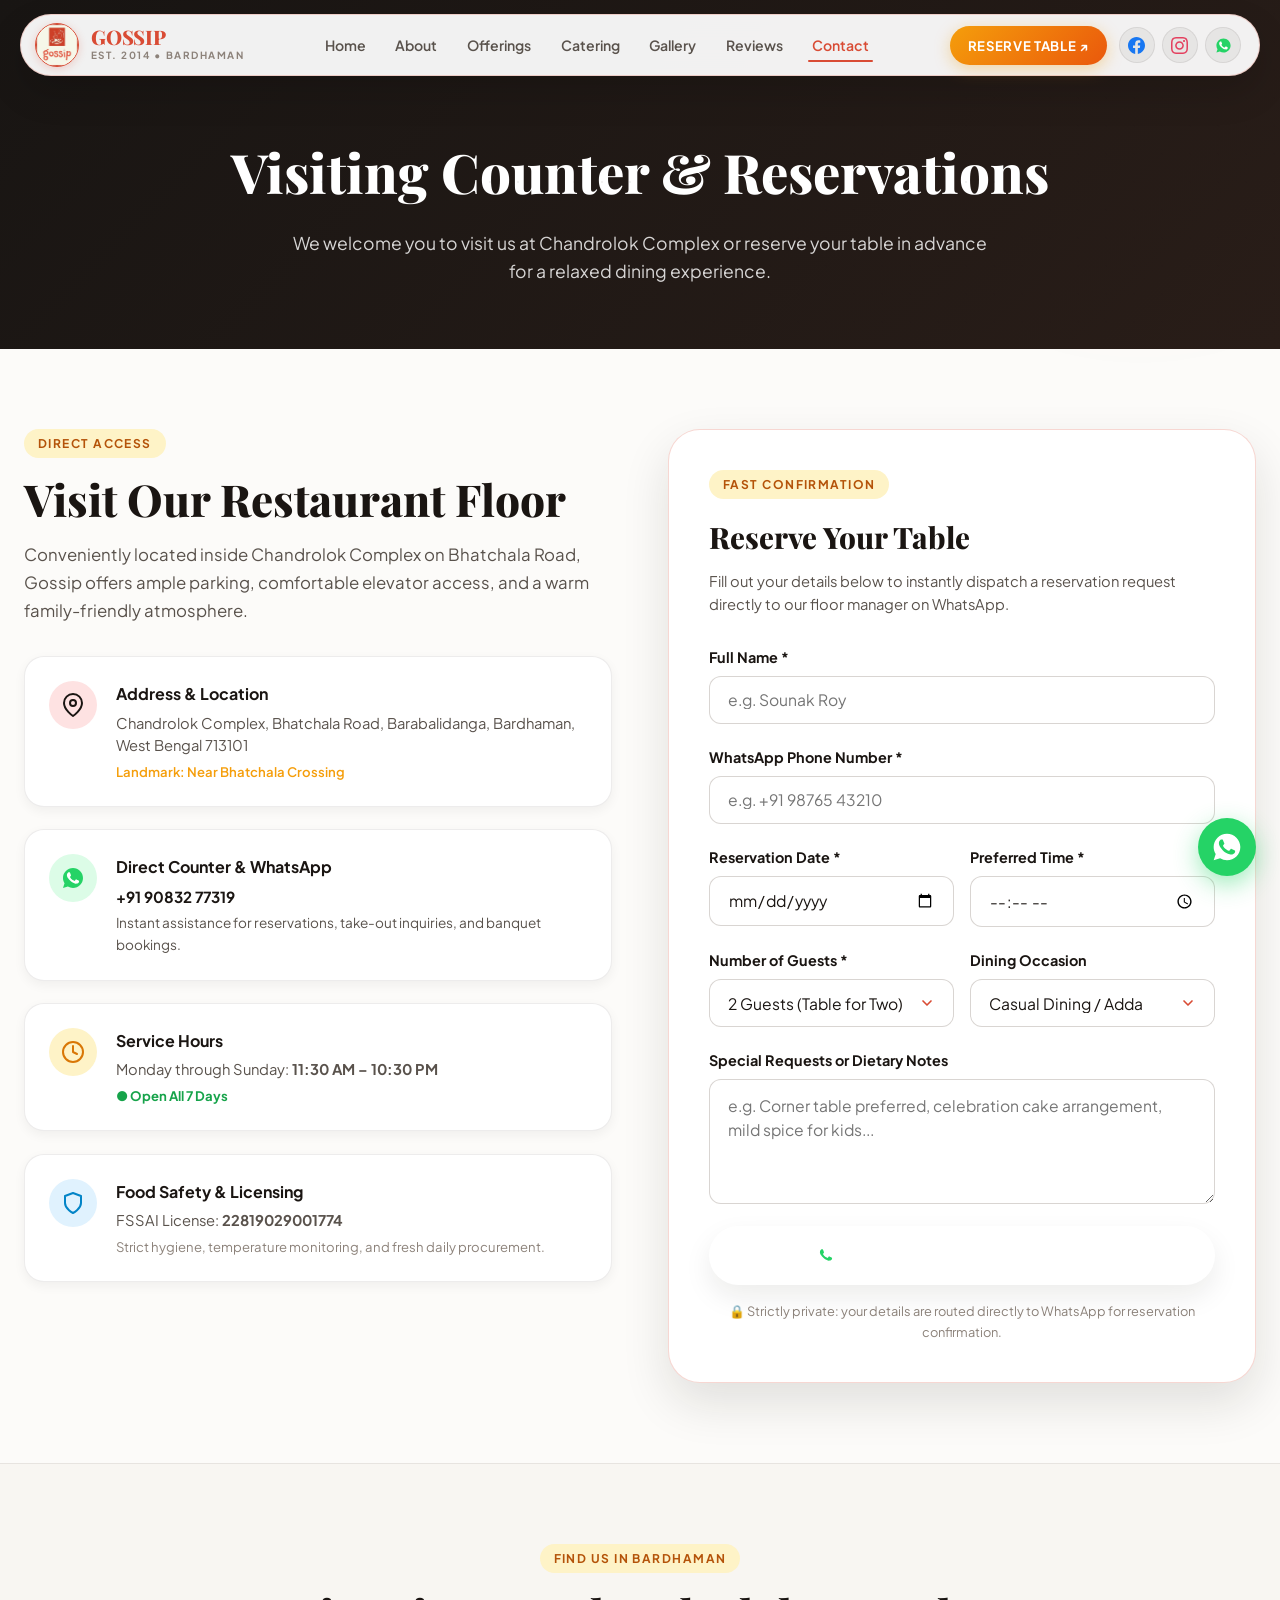
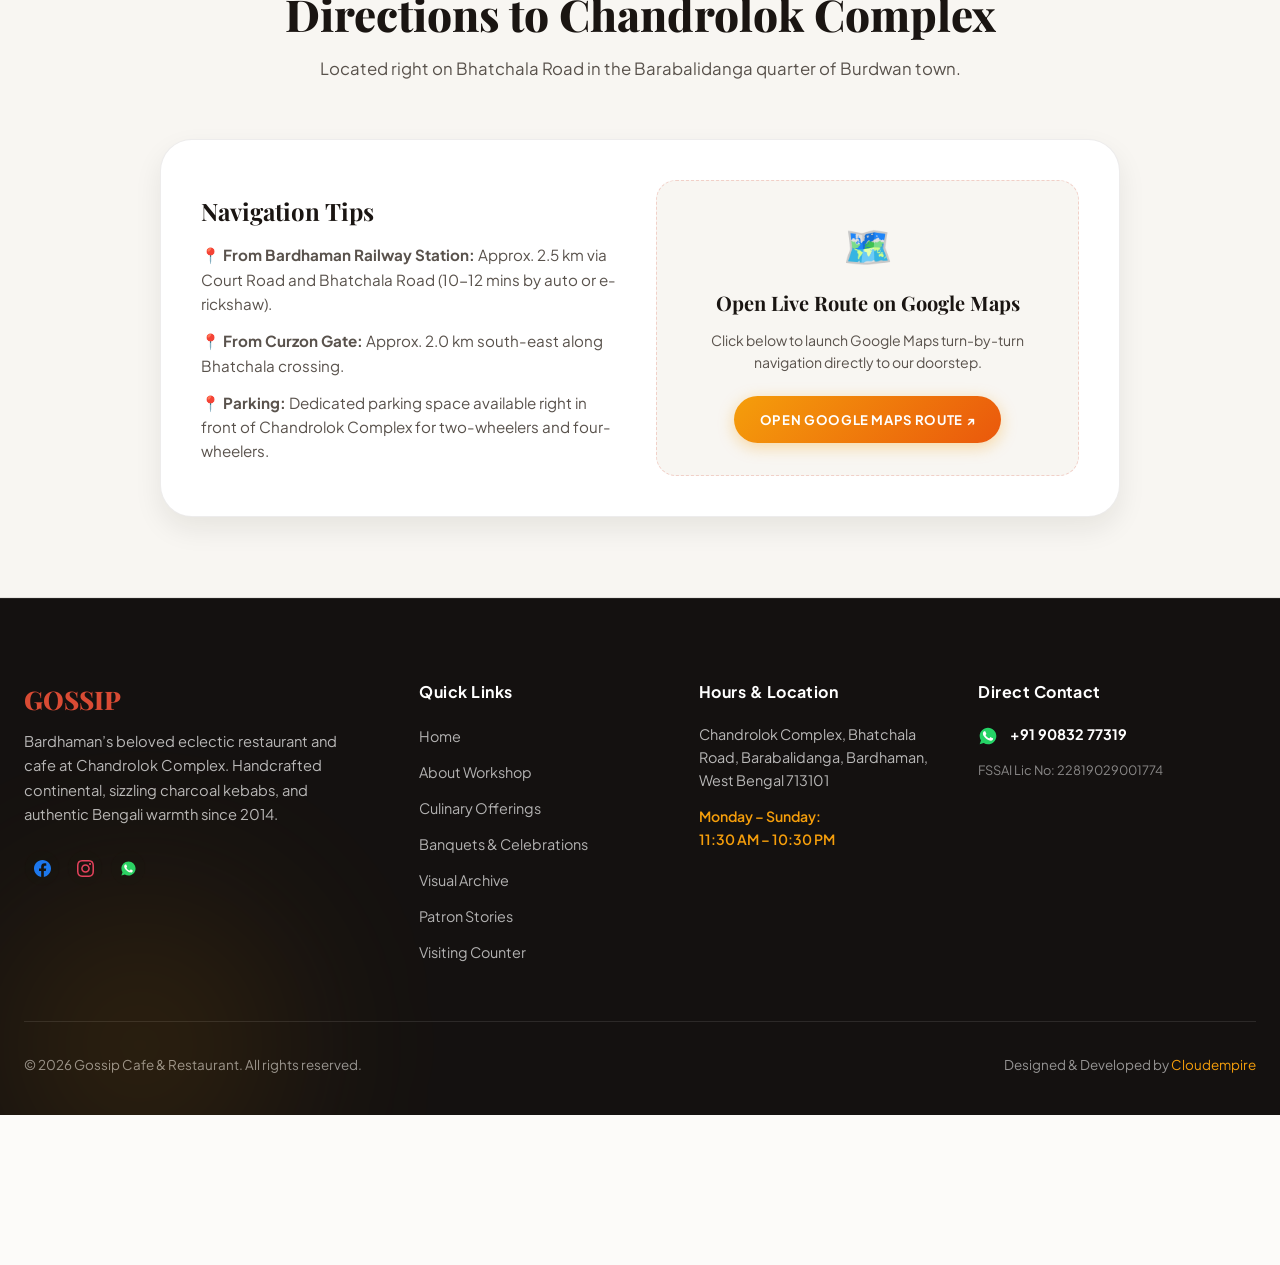
<file: contact.html>
<!DOCTYPE html>
<html lang="en">
<head>
  <meta charset="UTF-8">
  <meta name="viewport" content="width=device-width, initial-scale=1.0">
  <title>Contact & Table Reservation | Gossip Cafe & Restaurant Bardhaman</title>
  <meta name="description" content="Find location, timings, and reservation details for Gossip Cafe & Restaurant at Chandrolok Complex, Bardhaman. Call or WhatsApp +91 90832 77319.">
  
  <!-- Multi-Resolution Favicon Suite -->
  <link rel="icon" type="image/svg+xml" href="assets/images/favicon.svg">
  <link rel="icon" type="image/png" sizes="32x32" href="assets/images/favicon-32x32.png">
  <link rel="shortcut icon" href="assets/images/favicon.ico">
  <link rel="apple-touch-icon" sizes="180x180" href="assets/images/apple-touch-icon.png">

  <!-- Core CSS -->
  <link rel="stylesheet" href="assets/css/style.css">
</head>
<body>

  <!-- Floating Ambient Glowing Orbs -->
  <div class="abstract-orb abstract-orb-1" aria-hidden="true"></div>
  <div class="abstract-orb abstract-orb-2" aria-hidden="true"></div>

  <!-- TheDivine Floating Pill Navbar -->
  <header class="site-header">
    <div class="header-inner">
      <a href="index.html" class="header-brand" aria-label="Gossip Restaurant Home">
        <div class="brand-emblem-wrap">
          <img src="assets/images/logo.png" alt="Gossip Logo Emblem" class="brand-emblem">
        </div>
        <div class="brand-text">
          <span class="brand-title">GOSSIP</span>
          <span class="brand-sub">EST. 2014 • BARDHAMAN</span>
        </div>
      </a>

      <nav aria-label="Main Navigation">
        <ul class="nav-links">
          <li class="nav-item"><a href="index.html" class="nav-link">Home</a></li>
          <li class="nav-item"><a href="about.html" class="nav-link">About</a></li>
          <li class="nav-item"><a href="offerings.html" class="nav-link">Offerings</a></li>
          <li class="nav-item"><a href="catering.html" class="nav-link">Catering</a></li>
          <li class="nav-item"><a href="gallery.html" class="nav-link">Gallery</a></li>
          <li class="nav-item"><a href="reviews.html" class="nav-link">Reviews</a></li>
          <li class="nav-item"><a href="contact.html" class="nav-link active">Contact</a></li>
        </ul>
      </nav>

      <div class="header-actions">
        <a href="https://wa.me/919083277319?text=Namaste%20Gossip!%20I%20would%20like%20to%20reserve%20a%20table%20at%20Chandrolok%20Complex." target="_blank" rel="noopener noreferrer" class="btn-cta-pill">
          Reserve Table ↗
        </a>
        <div class="social-circle-icons">
          <a href="https://www.facebook.com/gossipcaferestaurant/" target="_blank" rel="noopener noreferrer" class="social-circle-btn" aria-label="Facebook">
            <svg viewBox="0 0 24 24" fill="#1877F2"><path d="M24 12.073c0-6.627-5.373-12-12-12s-12 5.373-12 12c0 5.99 4.388 10.954 10.125 11.854v-8.385H7.078v-3.47h3.047V9.43c0-3.007 1.792-4.669 4.533-4.669 1.312 0 2.686.235 2.686.235v2.953H15.83c-1.491 0-1.956.925-1.956 1.874v2.25h3.328l-.532 3.47h-2.796v8.385C19.612 23.027 24 18.062 24 12.073z"/></svg>
          </a>
          <a href="https://www.instagram.com/gossipatchandrolok/" target="_blank" rel="noopener noreferrer" class="social-circle-btn" aria-label="Instagram">
            <svg viewBox="0 0 24 24" fill="#E4405F"><path d="M12 2.163c3.204 0 3.584.012 4.85.07 3.252.148 4.771 1.691 4.919 4.919.058 1.265.069 1.645.069 4.849 0 3.205-.012 3.584-.069 4.849-.149 3.225-1.664 4.771-4.919 4.919-1.266.058-1.644.07-4.85.07-3.204 0-3.584-.012-4.849-.07-3.26-.149-4.771-1.699-4.919-4.92-.058-1.265-.07-1.644-.07-4.849 0-3.204.013-3.583.07-4.849.149-3.227 1.664-4.771 4.919-4.919 1.266-.057 1.645-.069 4.849-.069zm0-2.163c-3.259 0-3.667.014-4.947.072-4.358.2-6.78 2.618-6.98 6.98-.059 1.281-.073 1.689-.073 4.948 0 3.259.014 3.668.072 4.948.2 4.358 2.618 6.78 6.98 6.98 1.281.058 1.689.072 4.948.072 3.259 0 3.668-.014 4.948-.072 4.354-.2 6.782-2.618 6.979-6.98.059-1.28.073-1.689.073-4.948 0-3.259-.014-3.667-.072-4.947-.196-4.354-2.617-6.78-6.979-6.98-1.281-.059-1.69-.073-4.949-.073zm0 5.838c-3.403 0-6.162 2.759-6.162 6.162s2.759 6.163 6.162 6.163 6.162-2.759 6.162-6.163c0-3.403-2.759-6.162-6.162-6.162zm0 10.162c-2.209 0-4-1.79-4-4 0-2.209 1.791-4 4-4s4 1.791 4 4c0 2.21-1.791 4-4 4zm6.406-11.845c-.796 0-1.441.645-1.441 1.44s.645 1.44 1.441 1.44c.795 0 1.439-.645 1.439-1.44s-.644-1.44-1.439-1.44z"/></svg>
          </a>
          <a href="https://wa.me/919083277319" target="_blank" rel="noopener noreferrer" class="social-circle-btn" aria-label="WhatsApp">
            <svg viewBox="0 0 24 24"><path fill="#25D366" d="M12.004 2C6.48 2 2 6.48 2 12.004c0 1.947.56 3.765 1.533 5.304L2 22l4.832-1.503A9.957 9.957 0 0012.004 22C17.527 22 22 17.527 22 12.004 22 6.48 17.527 2 12.004 2z"/><path fill="#FFFFFF" d="M17.487 14.382c-.3-.15-1.774-.875-2.05-.975-.275-.1-.475-.15-.675.15-.2.3-.775.975-.95 1.175-.175.2-.35.225-.65.075-.3-.15-1.266-.467-2.412-1.488-.891-.795-1.493-1.777-1.668-2.077-.175-.3-.019-.462.131-.611.135-.135.3-.35.45-.525.15-.175.2-.3.3-.5.1-.2.05-.375-.025-.525-.075-.15-.675-1.625-.925-2.225-.243-.584-.49-.505-.675-.515-.175-.009-.375-.01-.575-.01s-.525.075-.8.375c-.275.3-1.05 1.025-1.05 2.5s1.075 2.9 1.225 3.1c.15.2 2.116 3.23 5.125 4.53.716.31 1.275.495 1.71.634.72.229 1.375.197 1.893.12.577-.086 1.774-.725 2.024-1.425.25-.7.25-1.3.175-1.425-.075-.125-.275-.2-.575-.35z"/></svg>
          </a>
        </div>
        <button class="mobile-toggle" aria-label="Toggle navigation menu" aria-expanded="false">
          <span></span>
        </button>
      </div>
    </div>
  </header>

  <!-- Subpage Banner -->
  <section class="subpage-banner">
    <div class="abstract-tech-grid" aria-hidden="true"></div>
    <h1>Visiting Counter & Reservations</h1>
    <p>We welcome you to visit us at Chandrolok Complex or reserve your table in advance for a relaxed dining experience.</p>
  </section>

  <!-- Contact Information & Reservation Section -->
  <section class="section">
    <div style="display: grid; grid-template-columns: repeat(auto-fit, minmax(320px, 1fr)); gap: 3.5rem; align-items: start;">

      <!-- Left Column: Details & Visiting Information -->
      <div>
        <span class="section-pill-tag">Direct Access</span>
        <h2 class="section-title">Visit Our Restaurant Floor</h2>
        <p style="font-size: 1.05rem; color: var(--text-secondary); line-height: 1.65; margin-bottom: 2rem;">
          Conveniently located inside Chandrolok Complex on Bhatchala Road, Gossip offers ample parking, comfortable elevator access, and a warm family-friendly atmosphere.
        </p>

        <!-- Information Cards List -->
        <div style="display: flex; flex-direction: column; gap: 1.4rem; margin-bottom: 2.5rem;">

          <!-- Address Card -->
          <div style="background: #ffffff; border: 1px solid var(--border-light); border-radius: var(--radius-lg); padding: 1.5rem; display: flex; gap: 1.2rem; align-items: flex-start; box-shadow: var(--shadow-sm);">
            <div style="width: 48px; height: 48px; border-radius: 50%; background: #fee2e2; display: flex; align-items: center; justify-content: center; flex-shrink: 0; color: var(--brand-crimson);">
              <svg width="24" height="24" viewBox="0 0 24 24" fill="none" stroke="currentColor" stroke-width="2" stroke-linecap="round" stroke-linejoin="round"><path d="M21 10c0 7-9 13-9 13s-9-6-9-13a9 9 0 0 1 18 0z"></path><circle cx="12" cy="10" r="3"></circle></svg>
            </div>
            <div>
              <h4 style="font-size: 1rem; font-weight: 700; color: var(--text-primary); margin-bottom: 0.3rem;">Address & Location</h4>
              <p style="font-size: 0.92rem; color: var(--text-secondary); line-height: 1.5;">
                Chandrolok Complex, Bhatchala Road, Barabalidanga, Bardhaman, West Bengal 713101
              </p>
              <div style="font-size: 0.82rem; color: var(--brand-amber); font-weight: 600; margin-top: 0.3rem;">
                Landmark: Near Bhatchala Crossing
              </div>
            </div>
          </div>

          <!-- Phone & WhatsApp Card -->
          <div style="background: #ffffff; border: 1px solid var(--border-light); border-radius: var(--radius-lg); padding: 1.5rem; display: flex; gap: 1.2rem; align-items: flex-start; box-shadow: var(--shadow-sm);">
            <div style="width: 48px; height: 48px; border-radius: 50%; background: #dcfce7; display: flex; align-items: center; justify-content: center; flex-shrink: 0;">
              <svg width="24" height="24" viewBox="0 0 24 24"><path fill="#25D366" d="M12.004 2C6.48 2 2 6.48 2 12.004c0 1.947.56 3.765 1.533 5.304L2 22l4.832-1.503A9.957 9.957 0 0012.004 22C17.527 22 22 17.527 22 12.004 22 6.48 17.527 2 12.004 2z"/><path fill="#FFFFFF" d="M17.487 14.382c-.3-.15-1.774-.875-2.05-.975-.275-.1-.475-.15-.675.15-.2.3-.775.975-.95 1.175-.175.2-.35.225-.65.075-.3-.15-1.266-.467-2.412-1.488-.891-.795-1.493-1.777-1.668-2.077-.175-.3-.019-.462.131-.611.135-.135.3-.35.45-.525.15-.175.2-.3.3-.5.1-.2.05-.375-.025-.525-.075-.15-.675-1.625-.925-2.225-.243-.584-.49-.505-.675-.515-.175-.009-.375-.01-.575-.01s-.525.075-.8.375c-.275.3-1.05 1.025-1.05 2.5s1.075 2.9 1.225 3.1c.15.2 2.116 3.23 5.125 4.53.716.31 1.275.495 1.71.634.72.229 1.375.197 1.893.12.577-.086 1.774-.725 2.024-1.425.25-.7.25-1.3.175-1.425-.075-.125-.275-.2-.575-.35z"/></svg>
            </div>
            <div>
              <h4 style="font-size: 1rem; font-weight: 700; color: var(--text-primary); margin-bottom: 0.3rem;">Direct Counter & WhatsApp</h4>
              <p style="font-size: 0.95rem; font-weight: 700; color: var(--text-primary); margin-bottom: 0.2rem;">
                <a href="tel:+919083277319" style="color: var(--text-primary); text-decoration: none;">+91 90832 77319</a>
              </p>
              <div style="font-size: 0.85rem; color: var(--text-secondary);">
                Instant assistance for reservations, take-out inquiries, and banquet bookings.
              </div>
            </div>
          </div>

          <!-- Operating Hours Card -->
          <div style="background: #ffffff; border: 1px solid var(--border-light); border-radius: var(--radius-lg); padding: 1.5rem; display: flex; gap: 1.2rem; align-items: flex-start; box-shadow: var(--shadow-sm);">
            <div style="width: 48px; height: 48px; border-radius: 50%; background: #fef3c7; display: flex; align-items: center; justify-content: center; flex-shrink: 0; color: #d97706;">
              <svg width="24" height="24" viewBox="0 0 24 24" fill="none" stroke="currentColor" stroke-width="2" stroke-linecap="round" stroke-linejoin="round"><circle cx="12" cy="12" r="10"></circle><polyline points="12 6 12 12 16 14"></polyline></svg>
            </div>
            <div>
              <h4 style="font-size: 1rem; font-weight: 700; color: var(--text-primary); margin-bottom: 0.3rem;">Service Hours</h4>
              <p style="font-size: 0.92rem; color: var(--text-secondary); line-height: 1.5;">
                Monday through Sunday: <strong>11:30 AM – 10:30 PM</strong>
              </p>
              <div style="font-size: 0.82rem; color: #16a34a; font-weight: 700; margin-top: 0.3rem;">
                ● Open All 7 Days
              </div>
            </div>
          </div>

          <!-- Certification Card -->
          <div style="background: #ffffff; border: 1px solid var(--border-light); border-radius: var(--radius-lg); padding: 1.5rem; display: flex; gap: 1.2rem; align-items: flex-start; box-shadow: var(--shadow-sm);">
            <div style="width: 48px; height: 48px; border-radius: 50%; background: #e0f2fe; display: flex; align-items: center; justify-content: center; flex-shrink: 0; color: #0284c7;">
              <svg width="24" height="24" viewBox="0 0 24 24" fill="none" stroke="currentColor" stroke-width="2" stroke-linecap="round" stroke-linejoin="round"><path d="M12 22s8-4 8-10V5l-8-3-8 3v7c0 6 8 10 8 10z"/></svg>
            </div>
            <div>
              <h4 style="font-size: 1rem; font-weight: 700; color: var(--text-primary); margin-bottom: 0.3rem;">Food Safety & Licensing</h4>
              <p style="font-size: 0.92rem; color: var(--text-secondary); line-height: 1.5;">
                FSSAI License: <strong>22819029001774</strong>
              </p>
              <div style="font-size: 0.82rem; color: var(--text-muted); margin-top: 0.3rem;">
                Strict hygiene, temperature monitoring, and fresh daily procurement.
              </div>
            </div>
          </div>

        </div>

      </div>

      <!-- Right Column: Table Reservation Form -->
      <div class="contact-form-card" style="background: #ffffff; border: 1px solid var(--border-brand); border-radius: var(--radius-xl); padding: 2.5rem; box-shadow: var(--shadow-lg);">
        <span class="section-pill-tag">Fast Confirmation</span>
        <h3 style="font-family: var(--font-serif); font-size: 1.85rem; font-weight: 800; margin-bottom: 0.6rem; color: var(--text-primary);">Reserve Your Table</h3>
        <p style="font-size: 0.92rem; color: var(--text-secondary); margin-bottom: 1.8rem;">
          Fill out your details below to instantly dispatch a reservation request directly to our floor manager on WhatsApp.
        </p>

        <form id="contactForm" onsubmit="handleReservationSubmit(event)">
          <div class="form-group">
            <label class="form-label" for="resName">Full Name *</label>
            <input class="form-input" type="text" id="resName" name="name" placeholder="e.g. Sounak Roy" required>
          </div>

          <div class="form-group">
            <label class="form-label" for="resPhone">WhatsApp Phone Number *</label>
            <input class="form-input" type="tel" id="resPhone" name="phone" placeholder="e.g. +91 98765 43210" required>
          </div>

          <div class="form-row-2col">
            <div class="form-group">
              <label class="form-label" for="resDate">Reservation Date *</label>
              <input class="form-input" type="date" id="resDate" name="date" required>
            </div>
            <div class="form-group">
              <label class="form-label" for="resTime">Preferred Time *</label>
              <input class="form-input" type="time" id="resTime" name="time" required>
            </div>
          </div>

          <div class="form-row-2col">
            <div class="form-group">
              <label class="form-label" for="resGuests">Number of Guests *</label>
              <select class="form-select" id="resGuests" name="guests" required>
                <option value="2 Guests">2 Guests (Table for Two)</option>
                <option value="3-4 Guests">3-4 Guests (Family Table)</option>
                <option value="5-8 Guests">5-8 Guests (Large Group)</option>
                <option value="9-15 Guests">9-15 Guests (Mini Party)</option>
                <option value="16+ Guests">16+ Guests (Banquet Lounge)</option>
              </select>
            </div>
            <div class="form-group">
              <label class="form-label" for="resOccasion">Dining Occasion</label>
              <select class="form-select" id="resOccasion" name="occasion">
                <option value="Casual Dining">Casual Dining / Adda</option>
                <option value="Birthday Party">Birthday Celebration</option>
                <option value="Anniversary">Anniversary Dinner</option>
                <option value="Family Reunion">Family Gathering</option>
                <option value="Corporate Dinner">Corporate Dinner</option>
              </select>
            </div>
          </div>

          <div class="form-group">
            <label class="form-label" for="resNotes">Special Requests or Dietary Notes</label>
            <textarea class="form-textarea" id="resNotes" name="notes" placeholder="e.g. Corner table preferred, celebration cake arrangement, mild spice for kids..."></textarea>
          </div>

          <button type="submit" class="btn-hero-primary" style="width: 100%; border: none; cursor: pointer; display: flex; align-items: center; justify-content: center; gap: 0.8rem; padding: 1.1rem; border-radius: var(--radius-pill); font-size: 1.05rem; font-weight: 700; background: var(--brand-whatsapp); color: #ffffff; box-shadow: var(--shadow-md);">
            <svg width="24" height="24" viewBox="0 0 24 24">
              <path fill="#FFFFFF" d="M12.004 2C6.48 2 2 6.48 2 12.004c0 1.947.56 3.765 1.533 5.304L2 22l4.832-1.503A9.957 9.957 0 0012.004 22C17.527 22 22 17.527 22 12.004 22 6.48 17.527 2 12.004 2z"/>
              <path fill="#25D366" d="M17.487 14.382c-.3-.15-1.774-.875-2.05-.975-.275-.1-.475-.15-.675.15-.2.3-.775.975-.95 1.175-.175.2-.35.225-.65.075-.3-.15-1.266-.467-2.412-1.488-.891-.795-1.493-1.777-1.668-2.077-.175-.3-.019-.462.131-.611.135-.135.3-.35.45-.525.15-.175.2-.3.3-.5.1-.2.05-.375-.025-.525-.075-.15-.675-1.625-.925-2.225-.243-.584-.49-.505-.675-.515-.175-.009-.375-.01-.575-.01s-.525.075-.8.375c-.275.3-1.05 1.025-1.05 2.5s1.075 2.9 1.225 3.1c.15.2 2.116 3.23 5.125 4.53.716.31 1.275.495 1.71.634.72.229 1.375.197 1.893.12.577-.086 1.774-.725 2.024-1.425.25-.7.25-1.3.175-1.425-.075-.125-.275-.2-.575-.35z"/>
            </svg>
            Send Reservation via WhatsApp
          </button>
        </form>

        <div style="font-size: 0.8rem; color: var(--text-muted); text-align: center; margin-top: 1rem;">
          🔒 Strictly private: your details are routed directly to WhatsApp for reservation confirmation.
        </div>
      </div>

    </div>
  </section>

  <!-- Google Map Directions Guide Section -->
  <section class="section section-alt">
    <div class="section-header">
      <span class="section-pill-tag">Find Us in Bardhaman</span>
      <h2 class="section-title">Directions to Chandrolok Complex</h2>
      <p class="section-desc">Located right on Bhatchala Road in the Barabalidanga quarter of Burdwan town.</p>
    </div>

    <div style="max-width: 960px; margin: 0 auto; background: #ffffff; border: 1px solid var(--border-light); border-radius: var(--radius-xl); overflow: hidden; box-shadow: var(--shadow-md);">
      <div style="padding: 2.5rem; display: grid; grid-template-columns: repeat(auto-fit, minmax(280px, 1fr)); gap: 2rem; align-items: center;">
        <div>
          <h3 style="font-family: var(--font-serif); font-size: 1.5rem; font-weight: 700; margin-bottom: 0.8rem; color: var(--text-primary);">Navigation Tips</h3>
          <ul style="list-style: none; display: flex; flex-direction: column; gap: 0.8rem; font-size: 0.95rem; color: var(--text-secondary); line-height: 1.6;">
            <li>📍 <strong>From Bardhaman Railway Station:</strong> Approx. 2.5 km via Court Road and Bhatchala Road (10-12 mins by auto or e-rickshaw).</li>
            <li>📍 <strong>From Curzon Gate:</strong> Approx. 2.0 km south-east along Bhatchala crossing.</li>
            <li>📍 <strong>Parking:</strong> Dedicated parking space available right in front of Chandrolok Complex for two-wheelers and four-wheelers.</li>
          </ul>
        </div>

        <div style="text-align: center; background: var(--bg-surface-subtle); padding: 2rem; border-radius: var(--radius-lg); border: 1px dashed var(--border-brand);">
          <div style="font-size: 2.5rem; margin-bottom: 0.6rem;">🗺️</div>
          <h4 style="font-family: var(--font-serif); font-size: 1.25rem; font-weight: 700; margin-bottom: 0.6rem; color: var(--text-primary);">Open Live Route on Google Maps</h4>
          <p style="font-size: 0.88rem; color: var(--text-secondary); margin-bottom: 1.4rem;">Click below to launch Google Maps turn-by-turn navigation directly to our doorstep.</p>
          <a href="https://maps.google.com/?q=Gossip+Chandrolok+Complex+Bhatchala+Rd+Barabalidanga+Bardhaman+West+Bengal+713101" target="_blank" rel="noopener noreferrer" class="btn-cta-pill" style="display: inline-block; padding: 0.8rem 1.6rem; font-weight: 700;">
            Open Google Maps Route ↗
          </a>
        </div>
      </div>
    </div>
  </section>

  <!-- Complete Footer -->
  <footer class="site-footer">
    <div class="footer-container">
      <div>
        <div class="footer-brand-title">GOSSIP</div>
        <p class="footer-desc">
          Bardhaman’s beloved eclectic restaurant and cafe at Chandrolok Complex. Handcrafted continental, sizzling charcoal kebabs, and authentic Bengali warmth since 2014.
        </p>
        <div class="social-circle-icons">
          <a href="https://www.facebook.com/gossipcaferestaurant/" target="_blank" rel="noopener noreferrer" class="social-circle-btn" aria-label="Facebook">
            <svg viewBox="0 0 24 24" fill="#1877F2"><path d="M24 12.073c0-6.627-5.373-12-12-12s-12 5.373-12 12c0 5.99 4.388 10.954 10.125 11.854v-8.385H7.078v-3.47h3.047V9.43c0-3.007 1.792-4.669 4.533-4.669 1.312 0 2.686.235 2.686.235v2.953H15.83c-1.491 0-1.956.925-1.956 1.874v2.25h3.328l-.532 3.47h-2.796v8.385C19.612 23.027 24 18.062 24 12.073z"/></svg>
          </a>
          <a href="https://www.instagram.com/gossipatchandrolok/" target="_blank" rel="noopener noreferrer" class="social-circle-btn" aria-label="Instagram">
            <svg viewBox="0 0 24 24" fill="#E4405F"><path d="M12 2.163c3.204 0 3.584.012 4.85.07 3.252.148 4.771 1.691 4.919 4.919.058 1.265.069 1.645.069 4.849 0 3.205-.012 3.584-.069 4.849-.149 3.225-1.664 4.771-4.919 4.919-1.266.058-1.644.07-4.85.07-3.204 0-3.584-.012-4.849-.07-3.26-.149-4.771-1.699-4.919-4.92-.058-1.265-.07-1.644-.07-4.849 0-3.204.013-3.583.07-4.849.149-3.227 1.664-4.771 4.919-4.919 1.266-.057 1.645-.069 4.849-.069zm0-2.163c-3.259 0-3.667.014-4.947.072-4.358.2-6.78 2.618-6.98 6.98-.059 1.281-.073 1.689-.073 4.948 0 3.259.014 3.668.072 4.948.2 4.358 2.618 6.78 6.98 6.98 1.281.058 1.689.072 4.948.072 3.259 0 3.668-.014 4.948-.072 4.354-.2 6.782-2.618 6.979-6.98.059-1.28.073-1.689.073-4.948 0-3.259-.014-3.667-.072-4.947-.196-4.354-2.617-6.78-6.979-6.98-1.281-.059-1.69-.073-4.949-.073zm0 5.838c-3.403 0-6.162 2.759-6.162 6.162s2.759 6.163 6.162 6.163 6.162-2.759 6.162-6.163c0-3.403-2.759-6.162-6.162-6.162zm0 10.162c-2.209 0-4-1.79-4-4 0-2.209 1.791-4 4-4s4 1.791 4 4c0 2.21-1.791 4-4 4zm6.406-11.845c-.796 0-1.441.645-1.441 1.44s.645 1.44 1.441 1.44c.795 0 1.439-.645 1.439-1.44s-.644-1.44-1.439-1.44z"/></svg>
          </a>
          <a href="https://wa.me/919083277319" target="_blank" rel="noopener noreferrer" class="social-circle-btn" aria-label="WhatsApp">
            <svg viewBox="0 0 24 24"><path fill="#25D366" d="M12.004 2C6.48 2 2 6.48 2 12.004c0 1.947.56 3.765 1.533 5.304L2 22l4.832-1.503A9.957 9.957 0 0012.004 22C17.527 22 22 17.527 22 12.004 22 6.48 17.527 2 12.004 2z"/><path fill="#FFFFFF" d="M17.487 14.382c-.3-.15-1.774-.875-2.05-.975-.275-.1-.475-.15-.675.15-.2.3-.775.975-.95 1.175-.175.2-.35.225-.65.075-.3-.15-1.266-.467-2.412-1.488-.891-.795-1.493-1.777-1.668-2.077-.175-.3-.019-.462.131-.611.135-.135.3-.35.45-.525.15-.175.2-.3.3-.5.1-.2.05-.375-.025-.525-.075-.15-.675-1.625-.925-2.225-.243-.584-.49-.505-.675-.515-.175-.009-.375-.01-.575-.01s-.525.075-.8.375c-.275.3-1.05 1.025-1.05 2.5s1.075 2.9 1.225 3.1c.15.2 2.116 3.23 5.125 4.53.716.31 1.275.495 1.71.634.72.229 1.375.197 1.893.12.577-.086 1.774-.725 2.024-1.425.25-.7.25-1.3.175-1.425-.075-.125-.275-.2-.575-.35z"/></svg>
          </a>
        </div>
      </div>

      <div class="footer-col">
        <h5>Quick Links</h5>
        <ul class="footer-links">
          <li><a href="index.html">Home</a></li>
          <li><a href="about.html">About Workshop</a></li>
          <li><a href="offerings.html">Culinary Offerings</a></li>
          <li><a href="catering.html">Banquets & Celebrations</a></li>
          <li><a href="gallery.html">Visual Archive</a></li>
          <li><a href="reviews.html">Patron Stories</a></li>
          <li><a href="contact.html">Visiting Counter</a></li>
        </ul>
      </div>

      <div class="footer-col">
        <h5>Hours & Location</h5>
        <p style="font-size: 0.9rem; color: rgba(255, 255, 255, 0.7); margin-bottom: 0.8rem;">
          Chandrolok Complex, Bhatchala Road, Barabalidanga, Bardhaman, West Bengal 713101
        </p>
        <p style="font-size: 0.88rem; color: var(--brand-amber); font-weight: 600;">
          Monday – Sunday:<br>11:30 AM – 10:30 PM
        </p>
      </div>

      <div class="footer-col">
        <h5>Direct Contact</h5>
        <div class="footer-contact-item">
          <svg width="20" height="20" viewBox="0 0 24 24"><path fill="#25D366" d="M12.004 2C6.48 2 2 6.48 2 12.004c0 1.947.56 3.765 1.533 5.304L2 22l4.832-1.503A9.957 9.957 0 0012.004 22C17.527 22 22 17.527 22 12.004 22 6.48 17.527 2 12.004 2z"/><path fill="#FFFFFF" d="M17.487 14.382c-.3-.15-1.774-.875-2.05-.975-.275-.1-.475-.15-.675.15-.2.3-.775.975-.95 1.175-.175.2-.35.225-.65.075-.3-.15-1.266-.467-2.412-1.488-.891-.795-1.493-1.777-1.668-2.077-.175-.3-.019-.462.131-.611.135-.135.3-.35.45-.525.15-.175.2-.3.3-.5.1-.2.05-.375-.025-.525-.075-.15-.675-1.625-.925-2.225-.243-.584-.49-.505-.675-.515-.175-.009-.375-.01-.575-.01s-.525.075-.8.375c-.275.3-1.05 1.025-1.05 2.5s1.075 2.9 1.225 3.1c.15.2 2.116 3.23 5.125 4.53.716.31 1.275.495 1.71.634.72.229 1.375.197 1.893.12.577-.086 1.774-.725 2.024-1.425.25-.7.25-1.3.175-1.425-.075-.125-.275-.2-.575-.35z"/></svg>
          <a href="tel:+919083277319" style="font-weight: 700; color: #ffffff;">+91 90832 77319</a>
        </div>
        <div style="font-size: 0.8rem; color: rgba(255, 255, 255, 0.5); margin-top: 0.5rem;">
          FSSAI Lic No: 22819029001774
        </div>
      </div>
    </div>

    <div class="footer-bottom">
      <div>
        © 2026 Gossip Cafe & Restaurant. All rights reserved.
      </div>
      <div>
        Designed & Developed by <a href="https://cloudempire.tech/" target="_blank" rel="noopener noreferrer" class="footer-dev-link">Cloudempire</a>
      </div>
    </div>
  </footer>

  <!-- Floating High Contrast WhatsApp Button -->
  <a href="https://wa.me/919083277319?text=Namaste%20Gossip!%20Connecting%20from%20your%20website." target="_blank" rel="noopener noreferrer" class="floating-wa-btn" aria-label="Direct WhatsApp Message">
    <svg width="32" height="32" viewBox="0 0 24 24">
      <path fill="#FFFFFF" d="M12.004 2C6.48 2 2 6.48 2 12.004c0 1.947.56 3.765 1.533 5.304L2 22l4.832-1.503A9.957 9.957 0 0012.004 22C17.527 22 22 17.527 22 12.004 22 6.48 17.527 2 12.004 2z"/>
      <path fill="#25D366" d="M17.487 14.382c-.3-.15-1.774-.875-2.05-.975-.275-.1-.475-.15-.675.15-.2.3-.775.975-.95 1.175-.175.2-.35.225-.65.075-.3-.15-1.266-.467-2.412-1.488-.891-.795-1.493-1.777-1.668-2.077-.175-.3-.019-.462.131-.611.135-.135.3-.35.45-.525.15-.175.2-.3.3-.5.1-.2.05-.375-.025-.525-.075-.15-.675-1.625-.925-2.225-.243-.584-.49-.505-.675-.515-.175-.009-.375-.01-.575-.01s-.525.075-.8.375c-.275.3-1.05 1.025-1.05 2.5s1.075 2.9 1.225 3.1c.15.2 2.116 3.23 5.125 4.53.716.31 1.275.495 1.71.634.72.229 1.375.197 1.893.12.577-.086 1.774-.725 2.024-1.425.25-.7.25-1.3.175-1.425-.075-.125-.275-.2-.575-.35z"/>
    </svg>
  </a>

  <!-- Core Scripts -->
  <script src="assets/js/main.js"></script>
  <script>
    function handleReservationSubmit(e) {
      e.preventDefault();
      const name = document.getElementById('resName').value.trim();
      const phone = document.getElementById('resPhone').value.trim();
      const date = document.getElementById('resDate').value;
      const time = document.getElementById('resTime').value;
      const guests = document.getElementById('resGuests').value;
      const occasion = document.getElementById('resOccasion').value;
      const notes = document.getElementById('resNotes').value.trim();

      let msg = `Namaste Gossip! I would like to reserve a table at Chandrolok Complex:\n\n` +
                `👤 Name: ${name}\n` +
                `📞 Phone: ${phone}\n` +
                `📅 Date: ${date}\n` +
                `⏰ Time: ${time}\n` +
                `👥 Party Size: ${guests}\n` +
                `🎉 Occasion: ${occasion}`;
      if (notes) {
        msg += `\n📝 Special Request: ${notes}`;
      }

      const encoded = encodeURIComponent(msg);
      window.open(`https://wa.me/919083277319?text=${encoded}`, '_blank');
    }
  </script>
</body>
</html>
</file>
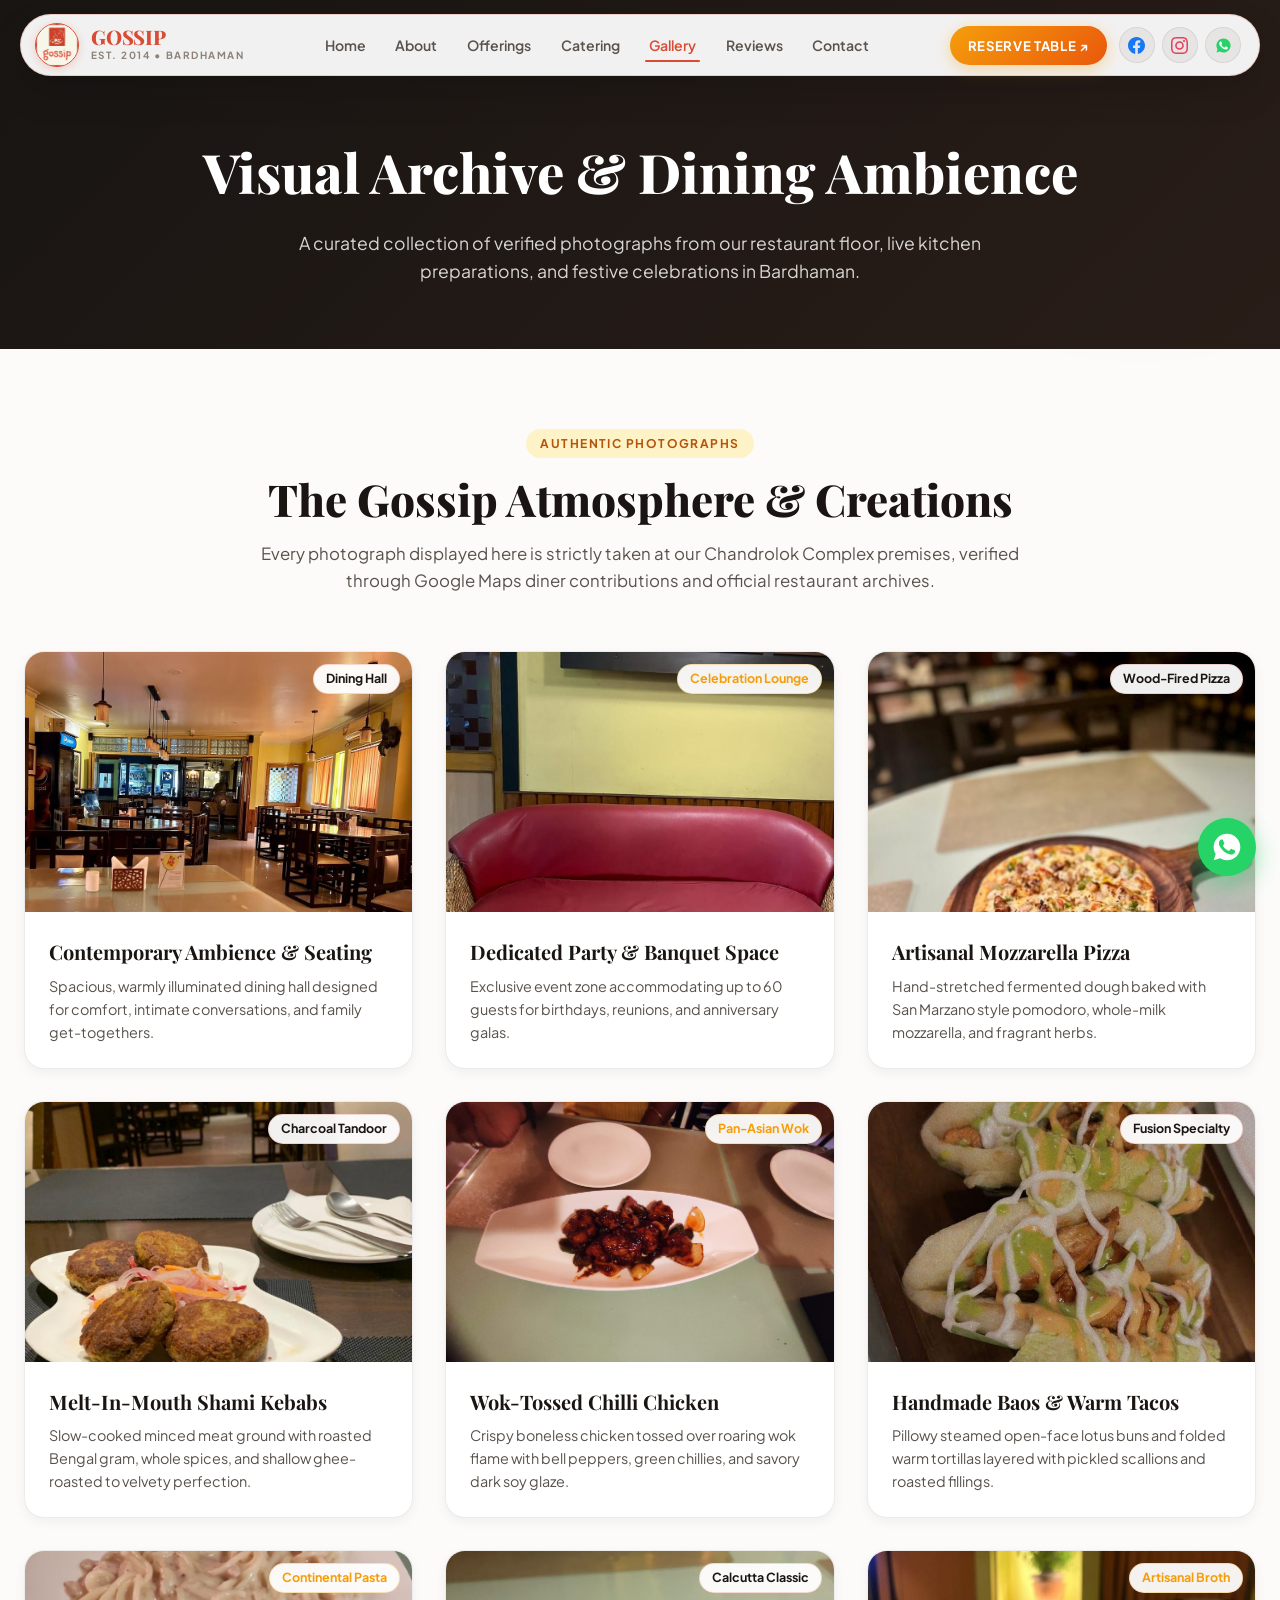
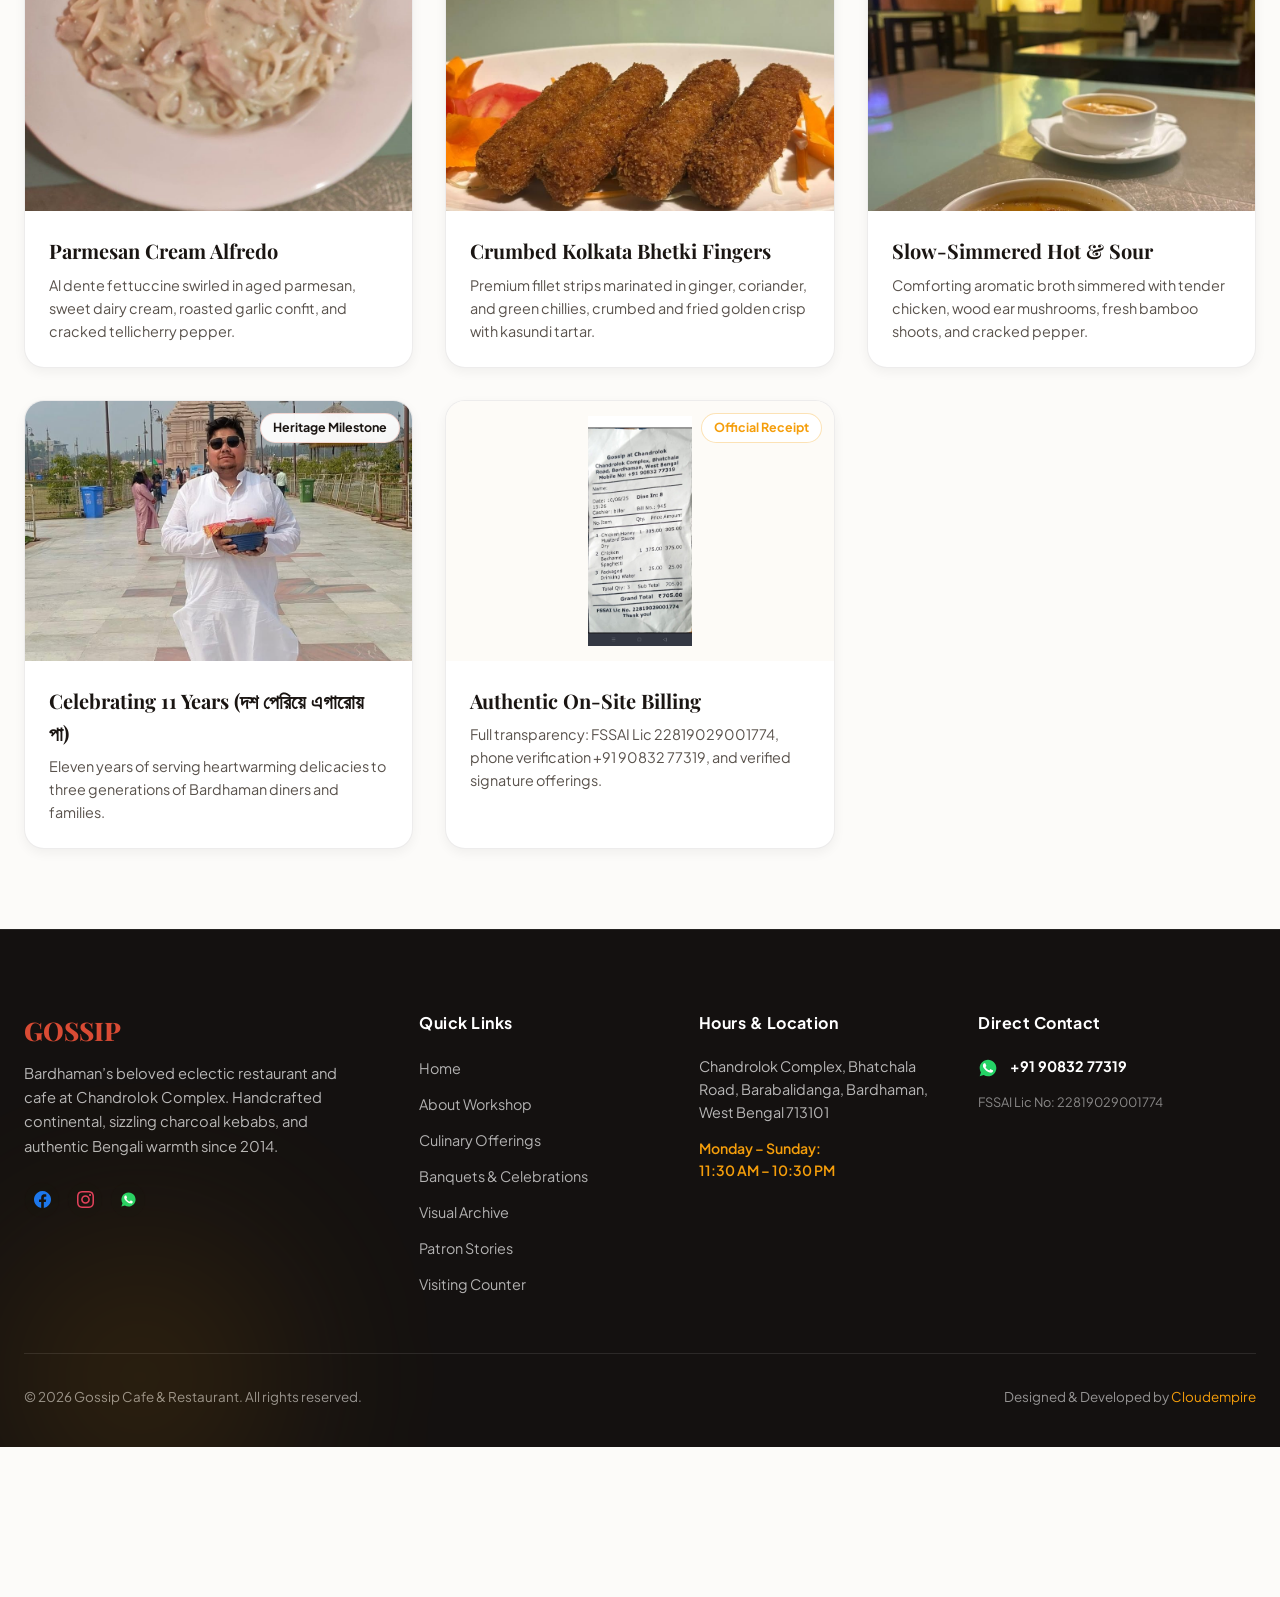
<file: gallery.html>
<!DOCTYPE html>
<html lang="en">
<head>
  <meta charset="UTF-8">
  <meta name="viewport" content="width=device-width, initial-scale=1.0">
  <title>Visual Gallery & Ambience Archive | Gossip Cafe & Restaurant Bardhaman</title>
  <meta name="description" content="Explore verified photos of Gossip Cafe & Restaurant at Chandrolok Complex, Bardhaman. Signature culinary creations, vibrant dining hall, and authentic food provenance.">
  
  <!-- Multi-Resolution Favicon Suite -->
  <link rel="icon" type="image/svg+xml" href="assets/images/favicon.svg">
  <link rel="icon" type="image/png" sizes="32x32" href="assets/images/favicon-32x32.png">
  <link rel="shortcut icon" href="assets/images/favicon.ico">
  <link rel="apple-touch-icon" sizes="180x180" href="assets/images/apple-touch-icon.png">

  <!-- Core CSS -->
  <link rel="stylesheet" href="assets/css/style.css">
</head>
<body>

  <!-- Floating Ambient Glowing Orbs -->
  <div class="abstract-orb abstract-orb-1" aria-hidden="true"></div>
  <div class="abstract-orb abstract-orb-2" aria-hidden="true"></div>

  <!-- TheDivine Floating Pill Navbar -->
  <header class="site-header">
    <div class="header-inner">
      <a href="index.html" class="header-brand" aria-label="Gossip Restaurant Home">
        <div class="brand-emblem-wrap">
          <img src="assets/images/logo.png" alt="Gossip Logo Emblem" class="brand-emblem">
        </div>
        <div class="brand-text">
          <span class="brand-title">GOSSIP</span>
          <span class="brand-sub">EST. 2014 • BARDHAMAN</span>
        </div>
      </a>

      <nav aria-label="Main Navigation">
        <ul class="nav-links">
          <li class="nav-item"><a href="index.html" class="nav-link">Home</a></li>
          <li class="nav-item"><a href="about.html" class="nav-link">About</a></li>
          <li class="nav-item"><a href="offerings.html" class="nav-link">Offerings</a></li>
          <li class="nav-item"><a href="catering.html" class="nav-link">Catering</a></li>
          <li class="nav-item"><a href="gallery.html" class="nav-link active">Gallery</a></li>
          <li class="nav-item"><a href="reviews.html" class="nav-link">Reviews</a></li>
          <li class="nav-item"><a href="contact.html" class="nav-link">Contact</a></li>
        </ul>
      </nav>

      <div class="header-actions">
        <a href="https://wa.me/919083277319?text=Namaste%20Gossip!%20I%20would%20like%20to%20reserve%20a%20table%20at%20Chandrolok%20Complex." target="_blank" rel="noopener noreferrer" class="btn-cta-pill">
          Reserve Table ↗
        </a>
        <div class="social-circle-icons">
          <a href="https://www.facebook.com/gossipcaferestaurant/" target="_blank" rel="noopener noreferrer" class="social-circle-btn" aria-label="Facebook">
            <svg viewBox="0 0 24 24" fill="#1877F2"><path d="M24 12.073c0-6.627-5.373-12-12-12s-12 5.373-12 12c0 5.99 4.388 10.954 10.125 11.854v-8.385H7.078v-3.47h3.047V9.43c0-3.007 1.792-4.669 4.533-4.669 1.312 0 2.686.235 2.686.235v2.953H15.83c-1.491 0-1.956.925-1.956 1.874v2.25h3.328l-.532 3.47h-2.796v8.385C19.612 23.027 24 18.062 24 12.073z"/></svg>
          </a>
          <a href="https://www.instagram.com/gossipatchandrolok/" target="_blank" rel="noopener noreferrer" class="social-circle-btn" aria-label="Instagram">
            <svg viewBox="0 0 24 24" fill="#E4405F"><path d="M12 2.163c3.204 0 3.584.012 4.85.07 3.252.148 4.771 1.691 4.919 4.919.058 1.265.069 1.645.069 4.849 0 3.205-.012 3.584-.069 4.849-.149 3.225-1.664 4.771-4.919 4.919-1.266.058-1.644.07-4.85.07-3.204 0-3.584-.012-4.849-.07-3.26-.149-4.771-1.699-4.919-4.92-.058-1.265-.07-1.644-.07-4.849 0-3.204.013-3.583.07-4.849.149-3.227 1.664-4.771 4.919-4.919 1.266-.057 1.645-.069 4.849-.069zm0-2.163c-3.259 0-3.667.014-4.947.072-4.358.2-6.78 2.618-6.98 6.98-.059 1.281-.073 1.689-.073 4.948 0 3.259.014 3.668.072 4.948.2 4.358 2.618 6.78 6.98 6.98 1.281.058 1.689.072 4.948.072 3.259 0 3.668-.014 4.948-.072 4.354-.2 6.782-2.618 6.979-6.98.059-1.28.073-1.689.073-4.948 0-3.259-.014-3.667-.072-4.947-.196-4.354-2.617-6.78-6.979-6.98-1.281-.059-1.69-.073-4.949-.073zm0 5.838c-3.403 0-6.162 2.759-6.162 6.162s2.759 6.163 6.162 6.163 6.162-2.759 6.162-6.163c0-3.403-2.759-6.162-6.162-6.162zm0 10.162c-2.209 0-4-1.79-4-4 0-2.209 1.791-4 4-4s4 1.791 4 4c0 2.21-1.791 4-4 4zm6.406-11.845c-.796 0-1.441.645-1.441 1.44s.645 1.44 1.441 1.44c.795 0 1.439-.645 1.439-1.44s-.644-1.44-1.439-1.44z"/></svg>
          </a>
          <a href="https://wa.me/919083277319" target="_blank" rel="noopener noreferrer" class="social-circle-btn" aria-label="WhatsApp">
            <svg viewBox="0 0 24 24"><path fill="#25D366" d="M12.004 2C6.48 2 2 6.48 2 12.004c0 1.947.56 3.765 1.533 5.304L2 22l4.832-1.503A9.957 9.957 0 0012.004 22C17.527 22 22 17.527 22 12.004 22 6.48 17.527 2 12.004 2z"/><path fill="#FFFFFF" d="M17.487 14.382c-.3-.15-1.774-.875-2.05-.975-.275-.1-.475-.15-.675.15-.2.3-.775.975-.95 1.175-.175.2-.35.225-.65.075-.3-.15-1.266-.467-2.412-1.488-.891-.795-1.493-1.777-1.668-2.077-.175-.3-.019-.462.131-.611.135-.135.3-.35.45-.525.15-.175.2-.3.3-.5.1-.2.05-.375-.025-.525-.075-.15-.675-1.625-.925-2.225-.243-.584-.49-.505-.675-.515-.175-.009-.375-.01-.575-.01s-.525.075-.8.375c-.275.3-1.05 1.025-1.05 2.5s1.075 2.9 1.225 3.1c.15.2 2.116 3.23 5.125 4.53.716.31 1.275.495 1.71.634.72.229 1.375.197 1.893.12.577-.086 1.774-.725 2.024-1.425.25-.7.25-1.3.175-1.425-.075-.125-.275-.2-.575-.35z"/></svg>
          </a>
        </div>
        <button class="mobile-toggle" aria-label="Toggle navigation menu" aria-expanded="false">
          <span></span>
        </button>
      </div>
    </div>
  </header>

  <!-- Subpage Banner -->
  <section class="subpage-banner">
    <div class="abstract-tech-grid" aria-hidden="true"></div>
    <h1>Visual Archive & Dining Ambience</h1>
    <p>A curated collection of verified photographs from our restaurant floor, live kitchen preparations, and festive celebrations in Bardhaman.</p>
  </section>

  <!-- Gallery Showcase Section -->
  <section class="section">
    <div class="section-header">
      <span class="section-pill-tag">Authentic Photographs</span>
      <h2 class="section-title">The Gossip Atmosphere & Creations</h2>
      <p class="section-desc">Every photograph displayed here is strictly taken at our Chandrolok Complex premises, verified through Google Maps diner contributions and official restaurant archives.</p>
    </div>

    <!-- Gallery Responsive Grid -->
    <div style="display: grid; grid-template-columns: repeat(auto-fill, minmax(320px, 1fr)); gap: 2rem;">

      <!-- Item 1: Dining Hall Interior -->
      <div style="background: #ffffff; border: 1px solid var(--border-light); border-radius: var(--radius-lg); overflow: hidden; box-shadow: var(--shadow-sm); transition: transform 0.3s ease, box-shadow 0.3s ease;">
        <div style="position: relative; height: 260px; overflow: hidden;">
          <img src="assets/images/interior-main.jpg" alt="Gossip Main Dining Hall & Adda Seating" style="width: 100%; height: 100%; object-fit: cover; transition: transform 0.5s ease;" loading="lazy" decoding="async">
          <span style="position: absolute; top: 12px; right: 12px; background: rgba(255, 255, 255, 0.94); backdrop-filter: blur(8px); padding: 4px 12px; border-radius: var(--radius-pill); font-size: 0.78rem; font-weight: 700; color: var(--brand-crimson); border: 1px solid rgba(217, 75, 52, 0.2);">
            Dining Hall
          </span>
        </div>
        <div style="padding: 1.5rem;">
          <h3 style="font-family: var(--font-serif); font-size: 1.25rem; font-weight: 700; margin-bottom: 0.4rem; color: var(--text-primary);">Contemporary Ambience & Seating</h3>
          <p style="font-size: 0.9rem; color: var(--text-secondary); line-height: 1.6;">Spacious, warmly illuminated dining hall designed for comfort, intimate conversations, and family get-togethers.</p>
        </div>
      </div>

      <!-- Item 2: Private Banquet Lounge -->
      <div style="background: #ffffff; border: 1px solid var(--border-light); border-radius: var(--radius-lg); overflow: hidden; box-shadow: var(--shadow-sm); transition: transform 0.3s ease, box-shadow 0.3s ease;">
        <div style="position: relative; height: 260px; overflow: hidden;">
          <img src="assets/images/banquet-lounge.jpg" alt="Private VIP Banquet & Celebration Hall" style="width: 100%; height: 100%; object-fit: cover; transition: transform 0.5s ease;" loading="lazy" decoding="async">
          <span style="position: absolute; top: 12px; right: 12px; background: rgba(255, 255, 255, 0.94); backdrop-filter: blur(8px); padding: 4px 12px; border-radius: var(--radius-pill); font-size: 0.78rem; font-weight: 700; color: var(--brand-amber); border: 1px solid rgba(245, 158, 11, 0.3);">
            Celebration Lounge
          </span>
        </div>
        <div style="padding: 1.5rem;">
          <h3 style="font-family: var(--font-serif); font-size: 1.25rem; font-weight: 700; margin-bottom: 0.4rem; color: var(--text-primary);">Dedicated Party & Banquet Space</h3>
          <p style="font-size: 0.9rem; color: var(--text-secondary); line-height: 1.6;">Exclusive event zone accommodating up to 60 guests for birthdays, reunions, and anniversary galas.</p>
        </div>
      </div>

      <!-- Item 3: Hand-Tossed Artisanal Pizza -->
      <div style="background: #ffffff; border: 1px solid var(--border-light); border-radius: var(--radius-lg); overflow: hidden; box-shadow: var(--shadow-sm); transition: transform 0.3s ease, box-shadow 0.3s ease;">
        <div style="position: relative; height: 260px; overflow: hidden;">
          <img src="assets/images/artisanal-pizza.jpg" alt="Artisanal Thin Crust Pizza with Fresh Mozzarella" style="width: 100%; height: 100%; object-fit: cover; transition: transform 0.5s ease;" loading="lazy" decoding="async">
          <span style="position: absolute; top: 12px; right: 12px; background: rgba(255, 255, 255, 0.94); backdrop-filter: blur(8px); padding: 4px 12px; border-radius: var(--radius-pill); font-size: 0.78rem; font-weight: 700; color: var(--brand-crimson); border: 1px solid rgba(217, 75, 52, 0.2);">
            Wood-Fired Pizza
          </span>
        </div>
        <div style="padding: 1.5rem;">
          <h3 style="font-family: var(--font-serif); font-size: 1.25rem; font-weight: 700; margin-bottom: 0.4rem; color: var(--text-primary);">Artisanal Mozzarella Pizza</h3>
          <p style="font-size: 0.9rem; color: var(--text-secondary); line-height: 1.6;">Hand-stretched fermented dough baked with San Marzano style pomodoro, whole-milk mozzarella, and fragrant herbs.</p>
        </div>
      </div>

      <!-- Item 4: Charcoal Shami Kebabs -->
      <div style="background: #ffffff; border: 1px solid var(--border-light); border-radius: var(--radius-lg); overflow: hidden; box-shadow: var(--shadow-sm); transition: transform 0.3s ease, box-shadow 0.3s ease;">
        <div style="position: relative; height: 260px; overflow: hidden;">
          <img src="assets/images/shami-kebab.jpg" alt="Gossip Charcoal Charred Shami Kebabs" style="width: 100%; height: 100%; object-fit: cover; transition: transform 0.5s ease;" loading="lazy" decoding="async">
          <span style="position: absolute; top: 12px; right: 12px; background: rgba(255, 255, 255, 0.94); backdrop-filter: blur(8px); padding: 4px 12px; border-radius: var(--radius-pill); font-size: 0.78rem; font-weight: 700; color: var(--brand-crimson); border: 1px solid rgba(217, 75, 52, 0.2);">
            Charcoal Tandoor
          </span>
        </div>
        <div style="padding: 1.5rem;">
          <h3 style="font-family: var(--font-serif); font-size: 1.25rem; font-weight: 700; margin-bottom: 0.4rem; color: var(--text-primary);">Melt-In-Mouth Shami Kebabs</h3>
          <p style="font-size: 0.9rem; color: var(--text-secondary); line-height: 1.6;">Slow-cooked minced meat ground with roasted Bengal gram, whole spices, and shallow ghee-roasted to velvety perfection.</p>
        </div>
      </div>

      <!-- Item 5: Sizzling Chilli Chicken -->
      <div style="background: #ffffff; border: 1px solid var(--border-light); border-radius: var(--radius-lg); overflow: hidden; box-shadow: var(--shadow-sm); transition: transform 0.3s ease, box-shadow 0.3s ease;">
        <div style="position: relative; height: 260px; overflow: hidden;">
          <img src="assets/images/chilli-chicken.jpg" alt="Indo-Chinese Sizzling Chilli Chicken" style="width: 100%; height: 100%; object-fit: cover; transition: transform 0.5s ease;" loading="lazy" decoding="async">
          <span style="position: absolute; top: 12px; right: 12px; background: rgba(255, 255, 255, 0.94); backdrop-filter: blur(8px); padding: 4px 12px; border-radius: var(--radius-pill); font-size: 0.78rem; font-weight: 700; color: var(--brand-amber); border: 1px solid rgba(245, 158, 11, 0.3);">
            Pan-Asian Wok
          </span>
        </div>
        <div style="padding: 1.5rem;">
          <h3 style="font-family: var(--font-serif); font-size: 1.25rem; font-weight: 700; margin-bottom: 0.4rem; color: var(--text-primary);">Wok-Tossed Chilli Chicken</h3>
          <p style="font-size: 0.9rem; color: var(--text-secondary); line-height: 1.6;">Crispy boneless chicken tossed over roaring wok flame with bell peppers, green chillies, and savory dark soy glaze.</p>
        </div>
      </div>

      <!-- Item 6: Steamed Bao & Fusion Tacos -->
      <div style="background: #ffffff; border: 1px solid var(--border-light); border-radius: var(--radius-lg); overflow: hidden; box-shadow: var(--shadow-sm); transition: transform 0.3s ease, box-shadow 0.3s ease;">
        <div style="position: relative; height: 260px; overflow: hidden;">
          <img src="assets/images/bao-tacos.jpg" alt="Steamed Bao Buns and Fusion Tacos" style="width: 100%; height: 100%; object-fit: cover; transition: transform 0.5s ease;" loading="lazy" decoding="async">
          <span style="position: absolute; top: 12px; right: 12px; background: rgba(255, 255, 255, 0.94); backdrop-filter: blur(8px); padding: 4px 12px; border-radius: var(--radius-pill); font-size: 0.78rem; font-weight: 700; color: var(--brand-crimson); border: 1px solid rgba(217, 75, 52, 0.2);">
            Fusion Specialty
          </span>
        </div>
        <div style="padding: 1.5rem;">
          <h3 style="font-family: var(--font-serif); font-size: 1.25rem; font-weight: 700; margin-bottom: 0.4rem; color: var(--text-primary);">Handmade Baos & Warm Tacos</h3>
          <p style="font-size: 0.9rem; color: var(--text-secondary); line-height: 1.6;">Pillowy steamed open-face lotus buns and folded warm tortillas layered with pickled scallions and roasted fillings.</p>
        </div>
      </div>

      <!-- Item 7: Truffle Cream Alfredo Pasta -->
      <div style="background: #ffffff; border: 1px solid var(--border-light); border-radius: var(--radius-lg); overflow: hidden; box-shadow: var(--shadow-sm); transition: transform 0.3s ease, box-shadow 0.3s ease;">
        <div style="position: relative; height: 260px; overflow: hidden;">
          <img src="assets/images/alfredo-pasta.jpg" alt="Creamy Truffle Parmesan Alfredo Pasta" style="width: 100%; height: 100%; object-fit: cover; transition: transform 0.5s ease;" loading="lazy" decoding="async">
          <span style="position: absolute; top: 12px; right: 12px; background: rgba(255, 255, 255, 0.94); backdrop-filter: blur(8px); padding: 4px 12px; border-radius: var(--radius-pill); font-size: 0.78rem; font-weight: 700; color: var(--brand-amber); border: 1px solid rgba(245, 158, 11, 0.3);">
            Continental Pasta
          </span>
        </div>
        <div style="padding: 1.5rem;">
          <h3 style="font-family: var(--font-serif); font-size: 1.25rem; font-weight: 700; margin-bottom: 0.4rem; color: var(--text-primary);">Parmesan Cream Alfredo</h3>
          <p style="font-size: 0.9rem; color: var(--text-secondary); line-height: 1.6;">Al dente fettuccine swirled in aged parmesan, sweet dairy cream, roasted garlic confit, and cracked tellicherry pepper.</p>
        </div>
      </div>

      <!-- Item 8: Golden Bhetki Fish Fingers -->
      <div style="background: #ffffff; border: 1px solid var(--border-light); border-radius: var(--radius-lg); overflow: hidden; box-shadow: var(--shadow-sm); transition: transform 0.3s ease, box-shadow 0.3s ease;">
        <div style="position: relative; height: 260px; overflow: hidden;">
          <img src="assets/images/fish-fingers.jpg" alt="Golden Bhetki Fish Fingers with Tartar Dip" style="width: 100%; height: 100%; object-fit: cover; transition: transform 0.5s ease;" loading="lazy" decoding="async">
          <span style="position: absolute; top: 12px; right: 12px; background: rgba(255, 255, 255, 0.94); backdrop-filter: blur(8px); padding: 4px 12px; border-radius: var(--radius-pill); font-size: 0.78rem; font-weight: 700; color: var(--brand-crimson); border: 1px solid rgba(217, 75, 52, 0.2);">
            Calcutta Classic
          </span>
        </div>
        <div style="padding: 1.5rem;">
          <h3 style="font-family: var(--font-serif); font-size: 1.25rem; font-weight: 700; margin-bottom: 0.4rem; color: var(--text-primary);">Crumbed Kolkata Bhetki Fingers</h3>
          <p style="font-size: 0.9rem; color: var(--text-secondary); line-height: 1.6;">Premium fillet strips marinated in ginger, coriander, and green chillies, crumbed and fried golden crisp with kasundi tartar.</p>
        </div>
      </div>

      <!-- Item 9: Signature Wok Soup Bowls -->
      <div style="background: #ffffff; border: 1px solid var(--border-light); border-radius: var(--radius-lg); overflow: hidden; box-shadow: var(--shadow-sm); transition: transform 0.3s ease, box-shadow 0.3s ease;">
        <div style="position: relative; height: 260px; overflow: hidden;">
          <img src="assets/images/soup-bowls.jpg" alt="Hot & Sour Steaming Soup Bowls" style="width: 100%; height: 100%; object-fit: cover; transition: transform 0.5s ease;" loading="lazy" decoding="async">
          <span style="position: absolute; top: 12px; right: 12px; background: rgba(255, 255, 255, 0.94); backdrop-filter: blur(8px); padding: 4px 12px; border-radius: var(--radius-pill); font-size: 0.78rem; font-weight: 700; color: var(--brand-amber); border: 1px solid rgba(245, 158, 11, 0.3);">
            Artisanal Broth
          </span>
        </div>
        <div style="padding: 1.5rem;">
          <h3 style="font-family: var(--font-serif); font-size: 1.25rem; font-weight: 700; margin-bottom: 0.4rem; color: var(--text-primary);">Slow-Simmered Hot & Sour</h3>
          <p style="font-size: 0.9rem; color: var(--text-secondary); line-height: 1.6;">Comforting aromatic broth simmered with tender chicken, wood ear mushrooms, fresh bamboo shoots, and cracked pepper.</p>
        </div>
      </div>

      <!-- Item 10: 11-Year Heritage Milestone -->
      <div style="background: #ffffff; border: 1px solid var(--border-light); border-radius: var(--radius-lg); overflow: hidden; box-shadow: var(--shadow-sm); transition: transform 0.3s ease, box-shadow 0.3s ease;">
        <div style="position: relative; height: 260px; overflow: hidden;">
          <img src="assets/images/founder-heritage.jpg" alt="11th Year Heritage Celebration at Gossip" style="width: 100%; height: 100%; object-fit: cover; transition: transform 0.5s ease;" loading="lazy" decoding="async">
          <span style="position: absolute; top: 12px; right: 12px; background: rgba(255, 255, 255, 0.94); backdrop-filter: blur(8px); padding: 4px 12px; border-radius: var(--radius-pill); font-size: 0.78rem; font-weight: 700; color: var(--brand-crimson); border: 1px solid rgba(217, 75, 52, 0.2);">
            Heritage Milestone
          </span>
        </div>
        <div style="padding: 1.5rem;">
          <h3 style="font-family: var(--font-serif); font-size: 1.25rem; font-weight: 700; margin-bottom: 0.4rem; color: var(--text-primary);">Celebrating 11 Years (দশ পেরিয়ে এগারোয় পা)</h3>
          <p style="font-size: 0.9rem; color: var(--text-secondary); line-height: 1.6;">Eleven years of serving heartwarming delicacies to three generations of Bardhaman diners and families.</p>
        </div>
      </div>

      <!-- Item 11: Verified Customer Receipt -->
      <div style="background: #ffffff; border: 1px solid var(--border-light); border-radius: var(--radius-lg); overflow: hidden; box-shadow: var(--shadow-sm); transition: transform 0.3s ease, box-shadow 0.3s ease;">
        <div style="position: relative; height: 260px; overflow: hidden; background: #fdfbf7; display: flex; align-items: center; justify-content: center;">
          <img src="assets/images/verified-receipt.jpg" alt="Verified Dining Receipt with FSSAI Number" style="max-height: 250px; width: auto; object-fit: contain; padding: 10px;" loading="lazy" decoding="async">
          <span style="position: absolute; top: 12px; right: 12px; background: rgba(255, 255, 255, 0.94); backdrop-filter: blur(8px); padding: 4px 12px; border-radius: var(--radius-pill); font-size: 0.78rem; font-weight: 700; color: var(--brand-amber); border: 1px solid rgba(245, 158, 11, 0.3);">
            Official Receipt
          </span>
        </div>
        <div style="padding: 1.5rem;">
          <h3 style="font-family: var(--font-serif); font-size: 1.25rem; font-weight: 700; margin-bottom: 0.4rem; color: var(--text-primary);">Authentic On-Site Billing</h3>
          <p style="font-size: 0.9rem; color: var(--text-secondary); line-height: 1.6;">Full transparency: FSSAI Lic 22819029001774, phone verification +91 90832 77319, and verified signature offerings.</p>
        </div>
      </div>

    </div>
  </section>

  <!-- Complete Footer -->
  <footer class="site-footer">
    <div class="footer-container">
      <div>
        <div class="footer-brand-title">GOSSIP</div>
        <p class="footer-desc">
          Bardhaman’s beloved eclectic restaurant and cafe at Chandrolok Complex. Handcrafted continental, sizzling charcoal kebabs, and authentic Bengali warmth since 2014.
        </p>
        <div class="social-circle-icons">
          <a href="https://www.facebook.com/gossipcaferestaurant/" target="_blank" rel="noopener noreferrer" class="social-circle-btn" aria-label="Facebook">
            <svg viewBox="0 0 24 24" fill="#1877F2"><path d="M24 12.073c0-6.627-5.373-12-12-12s-12 5.373-12 12c0 5.99 4.388 10.954 10.125 11.854v-8.385H7.078v-3.47h3.047V9.43c0-3.007 1.792-4.669 4.533-4.669 1.312 0 2.686.235 2.686.235v2.953H15.83c-1.491 0-1.956.925-1.956 1.874v2.25h3.328l-.532 3.47h-2.796v8.385C19.612 23.027 24 18.062 24 12.073z"/></svg>
          </a>
          <a href="https://www.instagram.com/gossipatchandrolok/" target="_blank" rel="noopener noreferrer" class="social-circle-btn" aria-label="Instagram">
            <svg viewBox="0 0 24 24" fill="#E4405F"><path d="M12 2.163c3.204 0 3.584.012 4.85.07 3.252.148 4.771 1.691 4.919 4.919.058 1.265.069 1.645.069 4.849 0 3.205-.012 3.584-.069 4.849-.149 3.225-1.664 4.771-4.919 4.919-1.266.058-1.644.07-4.85.07-3.204 0-3.584-.012-4.849-.07-3.26-.149-4.771-1.699-4.919-4.92-.058-1.265-.07-1.644-.07-4.849 0-3.204.013-3.583.07-4.849.149-3.227 1.664-4.771 4.919-4.919 1.266-.057 1.645-.069 4.849-.069zm0-2.163c-3.259 0-3.667.014-4.947.072-4.358.2-6.78 2.618-6.98 6.98-.059 1.281-.073 1.689-.073 4.948 0 3.259.014 3.668.072 4.948.2 4.358 2.618 6.78 6.98 6.98 1.281.058 1.689.072 4.948.072 3.259 0 3.668-.014 4.948-.072 4.354-.2 6.782-2.618 6.979-6.98.059-1.28.073-1.689.073-4.948 0-3.259-.014-3.667-.072-4.947-.196-4.354-2.617-6.78-6.979-6.98-1.281-.059-1.69-.073-4.949-.073zm0 5.838c-3.403 0-6.162 2.759-6.162 6.162s2.759 6.163 6.162 6.163 6.162-2.759 6.162-6.163c0-3.403-2.759-6.162-6.162-6.162zm0 10.162c-2.209 0-4-1.79-4-4 0-2.209 1.791-4 4-4s4 1.791 4 4c0 2.21-1.791 4-4 4zm6.406-11.845c-.796 0-1.441.645-1.441 1.44s.645 1.44 1.441 1.44c.795 0 1.439-.645 1.439-1.44s-.644-1.44-1.439-1.44z"/></svg>
          </a>
          <a href="https://wa.me/919083277319" target="_blank" rel="noopener noreferrer" class="social-circle-btn" aria-label="WhatsApp">
            <svg viewBox="0 0 24 24"><path fill="#25D366" d="M12.004 2C6.48 2 2 6.48 2 12.004c0 1.947.56 3.765 1.533 5.304L2 22l4.832-1.503A9.957 9.957 0 0012.004 22C17.527 22 22 17.527 22 12.004 22 6.48 17.527 2 12.004 2z"/><path fill="#FFFFFF" d="M17.487 14.382c-.3-.15-1.774-.875-2.05-.975-.275-.1-.475-.15-.675.15-.2.3-.775.975-.95 1.175-.175.2-.35.225-.65.075-.3-.15-1.266-.467-2.412-1.488-.891-.795-1.493-1.777-1.668-2.077-.175-.3-.019-.462.131-.611.135-.135.3-.35.45-.525.15-.175.2-.3.3-.5.1-.2.05-.375-.025-.525-.075-.15-.675-1.625-.925-2.225-.243-.584-.49-.505-.675-.515-.175-.009-.375-.01-.575-.01s-.525.075-.8.375c-.275.3-1.05 1.025-1.05 2.5s1.075 2.9 1.225 3.1c.15.2 2.116 3.23 5.125 4.53.716.31 1.275.495 1.71.634.72.229 1.375.197 1.893.12.577-.086 1.774-.725 2.024-1.425.25-.7.25-1.3.175-1.425-.075-.125-.275-.2-.575-.35z"/></svg>
          </a>
        </div>
      </div>

      <div class="footer-col">
        <h5>Quick Links</h5>
        <ul class="footer-links">
          <li><a href="index.html">Home</a></li>
          <li><a href="about.html">About Workshop</a></li>
          <li><a href="offerings.html">Culinary Offerings</a></li>
          <li><a href="catering.html">Banquets & Celebrations</a></li>
          <li><a href="gallery.html">Visual Archive</a></li>
          <li><a href="reviews.html">Patron Stories</a></li>
          <li><a href="contact.html">Visiting Counter</a></li>
        </ul>
      </div>

      <div class="footer-col">
        <h5>Hours & Location</h5>
        <p style="font-size: 0.9rem; color: rgba(255, 255, 255, 0.7); margin-bottom: 0.8rem;">
          Chandrolok Complex, Bhatchala Road, Barabalidanga, Bardhaman, West Bengal 713101
        </p>
        <p style="font-size: 0.88rem; color: var(--brand-amber); font-weight: 600;">
          Monday – Sunday:<br>11:30 AM – 10:30 PM
        </p>
      </div>

      <div class="footer-col">
        <h5>Direct Contact</h5>
        <div class="footer-contact-item">
          <svg width="20" height="20" viewBox="0 0 24 24"><path fill="#25D366" d="M12.004 2C6.48 2 2 6.48 2 12.004c0 1.947.56 3.765 1.533 5.304L2 22l4.832-1.503A9.957 9.957 0 0012.004 22C17.527 22 22 17.527 22 12.004 22 6.48 17.527 2 12.004 2z"/><path fill="#FFFFFF" d="M17.487 14.382c-.3-.15-1.774-.875-2.05-.975-.275-.1-.475-.15-.675.15-.2.3-.775.975-.95 1.175-.175.2-.35.225-.65.075-.3-.15-1.266-.467-2.412-1.488-.891-.795-1.493-1.777-1.668-2.077-.175-.3-.019-.462.131-.611.135-.135.3-.35.45-.525.15-.175.2-.3.3-.5.1-.2.05-.375-.025-.525-.075-.15-.675-1.625-.925-2.225-.243-.584-.49-.505-.675-.515-.175-.009-.375-.01-.575-.01s-.525.075-.8.375c-.275.3-1.05 1.025-1.05 2.5s1.075 2.9 1.225 3.1c.15.2 2.116 3.23 5.125 4.53.716.31 1.275.495 1.71.634.72.229 1.375.197 1.893.12.577-.086 1.774-.725 2.024-1.425.25-.7.25-1.3.175-1.425-.075-.125-.275-.2-.575-.35z"/></svg>
          <a href="tel:+919083277319" style="font-weight: 700; color: #ffffff;">+91 90832 77319</a>
        </div>
        <div style="font-size: 0.8rem; color: rgba(255, 255, 255, 0.5); margin-top: 0.5rem;">
          FSSAI Lic No: 22819029001774
        </div>
      </div>
    </div>

    <div class="footer-bottom">
      <div>
        © 2026 Gossip Cafe & Restaurant. All rights reserved.
      </div>
      <div>
        Designed & Developed by <a href="https://cloudempire.tech/" target="_blank" rel="noopener noreferrer">Cloudempire</a>
      </div>
    </div>
  </footer>

  <!-- Floating High Contrast WhatsApp Button -->
  <a href="https://wa.me/919083277319?text=Namaste%20Gossip!%20Connecting%20from%20your%20website." target="_blank" rel="noopener noreferrer" class="floating-wa-btn" aria-label="Direct WhatsApp Message">
    <svg width="32" height="32" viewBox="0 0 24 24">
      <path fill="#FFFFFF" d="M12.004 2C6.48 2 2 6.48 2 12.004c0 1.947.56 3.765 1.533 5.304L2 22l4.832-1.503A9.957 9.957 0 0012.004 22C17.527 22 22 17.527 22 12.004 22 6.48 17.527 2 12.004 2z"/>
      <path fill="#25D366" d="M17.487 14.382c-.3-.15-1.774-.875-2.05-.975-.275-.1-.475-.15-.675.15-.2.3-.775.975-.95 1.175-.175.2-.35.225-.65.075-.3-.15-1.266-.467-2.412-1.488-.891-.795-1.493-1.777-1.668-2.077-.175-.3-.019-.462.131-.611.135-.135.3-.35.45-.525.15-.175.2-.3.3-.5.1-.2.05-.375-.025-.525-.075-.15-.675-1.625-.925-2.225-.243-.584-.49-.505-.675-.515-.175-.009-.375-.01-.575-.01s-.525.075-.8.375c-.275.3-1.05 1.025-1.05 2.5s1.075 2.9 1.225 3.1c.15.2 2.116 3.23 5.125 4.53.716.31 1.275.495 1.71.634.72.229 1.375.197 1.893.12.577-.086 1.774-.725 2.024-1.425.25-.7.25-1.3.175-1.425-.075-.125-.275-.2-.575-.35z"/>
    </svg>
  </a>

  <!-- Core Scripts -->
  <script src="assets/js/main.js"></script>
</body>
</html>
</file>
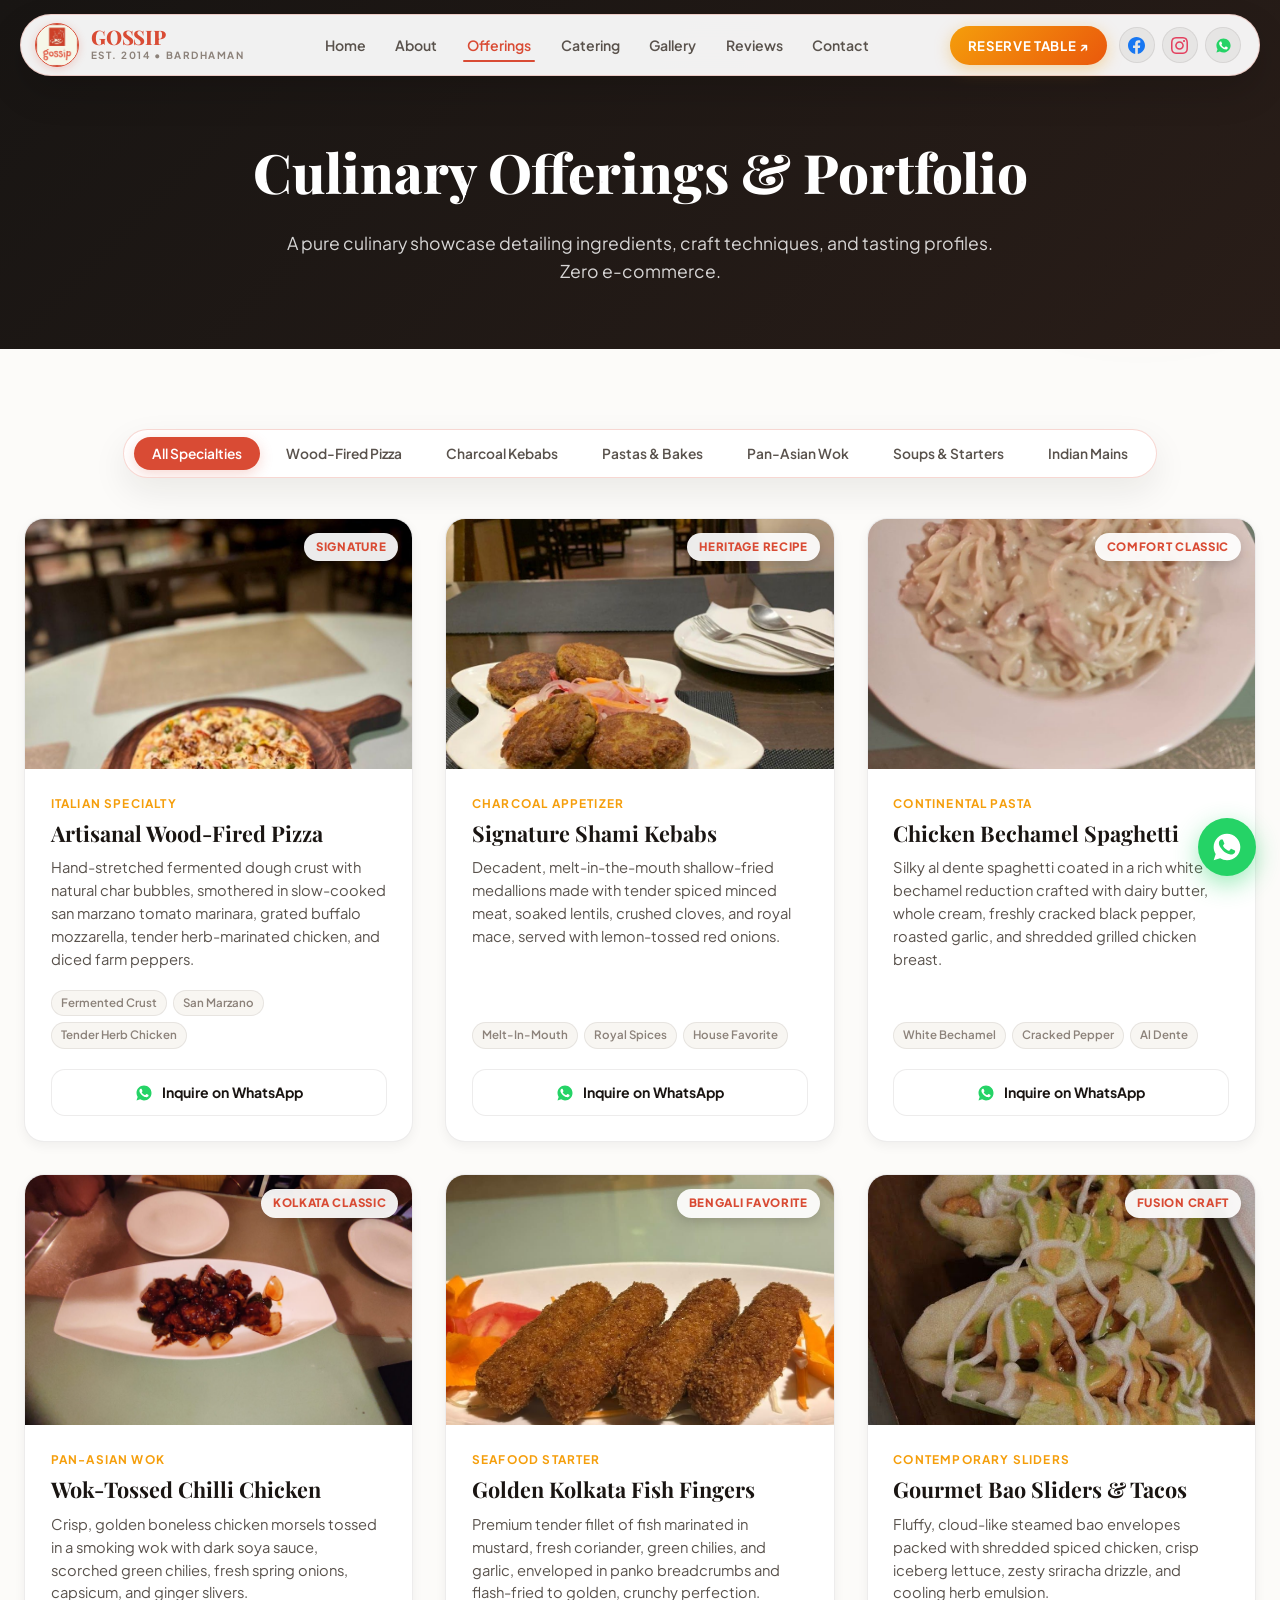
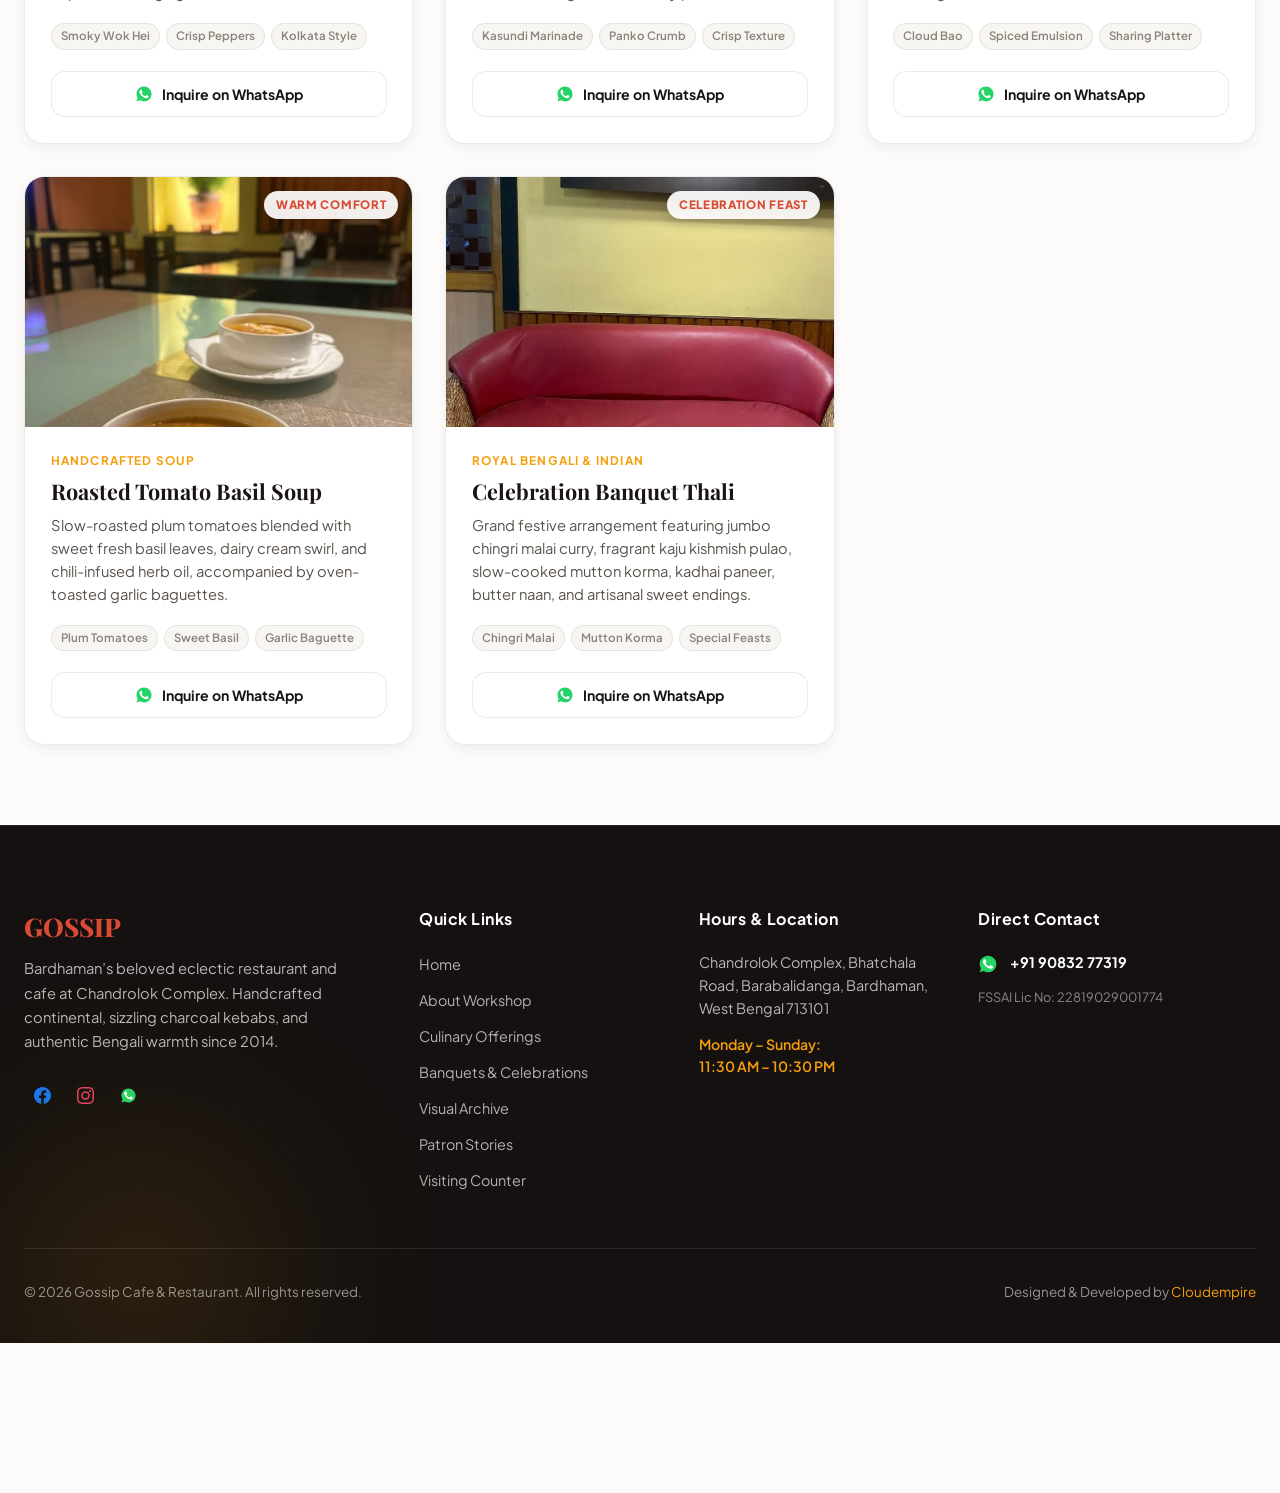
<file: offerings.html>
<!DOCTYPE html>
<html lang="en">
<head>
  <meta charset="UTF-8">
  <meta name="viewport" content="width=device-width, initial-scale=1.0">
  <title>Culinary Offerings & Portfolio | Gossip Cafe & Restaurant Bardhaman</title>
  <meta name="description" content="Explore the handcrafted culinary portfolio of Gossip Bardhaman. Thin-crust wood-fired pizzas, charcoal-grilled kebabs, rich Alfredo pastas, and Pan-Asian delights.">
  
  <!-- Multi-Resolution Favicon Suite -->
  <link rel="icon" type="image/svg+xml" href="assets/images/favicon.svg">
  <link rel="icon" type="image/png" sizes="32x32" href="assets/images/favicon-32x32.png">
  <link rel="shortcut icon" href="assets/images/favicon.ico">
  <link rel="apple-touch-icon" sizes="180x180" href="assets/images/apple-touch-icon.png">

  <!-- Core CSS -->
  <link rel="stylesheet" href="assets/css/style.css">
</head>
<body>

  <!-- Floating Ambient Glowing Orbs -->
  <div class="abstract-orb abstract-orb-1" aria-hidden="true"></div>
  <div class="abstract-orb abstract-orb-2" aria-hidden="true"></div>

  <!-- TheDivine Floating Pill Navbar -->
  <header class="site-header">
    <div class="header-inner">
      <a href="index.html" class="header-brand" aria-label="Gossip Restaurant Home">
        <div class="brand-emblem-wrap">
          <img src="assets/images/logo.png" alt="Gossip Logo Emblem" class="brand-emblem">
        </div>
        <div class="brand-text">
          <span class="brand-title">GOSSIP</span>
          <span class="brand-sub">EST. 2014 • BARDHAMAN</span>
        </div>
      </a>

      <nav aria-label="Main Navigation">
        <ul class="nav-links">
          <li class="nav-item"><a href="index.html" class="nav-link">Home</a></li>
          <li class="nav-item"><a href="about.html" class="nav-link">About</a></li>
          <li class="nav-item"><a href="offerings.html" class="nav-link active">Offerings</a></li>
          <li class="nav-item"><a href="catering.html" class="nav-link">Catering</a></li>
          <li class="nav-item"><a href="gallery.html" class="nav-link">Gallery</a></li>
          <li class="nav-item"><a href="reviews.html" class="nav-link">Reviews</a></li>
          <li class="nav-item"><a href="contact.html" class="nav-link">Contact</a></li>
        </ul>
      </nav>

      <div class="header-actions">
        <a href="https://wa.me/919083277319?text=Namaste%20Gossip!%20I%20would%20like%20to%20reserve%20a%20table%20at%20Chandrolok%20Complex." target="_blank" rel="noopener noreferrer" class="btn-cta-pill">
          Reserve Table ↗
        </a>
        <div class="social-circle-icons">
          <a href="https://www.facebook.com/gossipcaferestaurant/" target="_blank" rel="noopener noreferrer" class="social-circle-btn" aria-label="Facebook">
            <svg viewBox="0 0 24 24" fill="#1877F2"><path d="M24 12.073c0-6.627-5.373-12-12-12s-12 5.373-12 12c0 5.99 4.388 10.954 10.125 11.854v-8.385H7.078v-3.47h3.047V9.43c0-3.007 1.792-4.669 4.533-4.669 1.312 0 2.686.235 2.686.235v2.953H15.83c-1.491 0-1.956.925-1.956 1.874v2.25h3.328l-.532 3.47h-2.796v8.385C19.612 23.027 24 18.062 24 12.073z"/></svg>
          </a>
          <a href="https://www.instagram.com/gossipatchandrolok/" target="_blank" rel="noopener noreferrer" class="social-circle-btn" aria-label="Instagram">
            <svg viewBox="0 0 24 24" fill="#E4405F"><path d="M12 2.163c3.204 0 3.584.012 4.85.07 3.252.148 4.771 1.691 4.919 4.919.058 1.265.069 1.645.069 4.849 0 3.205-.012 3.584-.069 4.849-.149 3.225-1.664 4.771-4.919 4.919-1.266.058-1.644.07-4.85.07-3.204 0-3.584-.012-4.849-.07-3.26-.149-4.771-1.699-4.919-4.92-.058-1.265-.07-1.644-.07-4.849 0-3.204.013-3.583.07-4.849.149-3.227 1.664-4.771 4.919-4.919 1.266-.057 1.645-.069 4.849-.069zm0-2.163c-3.259 0-3.667.014-4.947.072-4.358.2-6.78 2.618-6.98 6.98-.059 1.281-.073 1.689-.073 4.948 0 3.259.014 3.668.072 4.948.2 4.358 2.618 6.78 6.98 6.98 1.281.058 1.689.072 4.948.072 3.259 0 3.668-.014 4.948-.072 4.354-.2 6.782-2.618 6.979-6.98.059-1.28.073-1.689.073-4.948 0-3.259-.014-3.667-.072-4.947-.196-4.354-2.617-6.78-6.979-6.98-1.281-.059-1.69-.073-4.949-.073zm0 5.838c-3.403 0-6.162 2.759-6.162 6.162s2.759 6.163 6.162 6.163 6.162-2.759 6.162-6.163c0-3.403-2.759-6.162-6.162-6.162zm0 10.162c-2.209 0-4-1.79-4-4 0-2.209 1.791-4 4-4s4 1.791 4 4c0 2.21-1.791 4-4 4zm6.406-11.845c-.796 0-1.441.645-1.441 1.44s.645 1.44 1.441 1.44c.795 0 1.439-.645 1.439-1.44s-.644-1.44-1.439-1.44z"/></svg>
          </a>
          <a href="https://wa.me/919083277319" target="_blank" rel="noopener noreferrer" class="social-circle-btn" aria-label="WhatsApp">
            <svg viewBox="0 0 24 24"><path fill="#25D366" d="M12.004 2C6.48 2 2 6.48 2 12.004c0 1.947.56 3.765 1.533 5.304L2 22l4.832-1.503A9.957 9.957 0 0012.004 22C17.527 22 22 17.527 22 12.004 22 6.48 17.527 2 12.004 2z"/><path fill="#FFFFFF" d="M17.487 14.382c-.3-.15-1.774-.875-2.05-.975-.275-.1-.475-.15-.675.15-.2.3-.775.975-.95 1.175-.175.2-.35.225-.65.075-.3-.15-1.266-.467-2.412-1.488-.891-.795-1.493-1.777-1.668-2.077-.175-.3-.019-.462.131-.611.135-.135.3-.35.45-.525.15-.175.2-.3.3-.5.1-.2.05-.375-.025-.525-.075-.15-.675-1.625-.925-2.225-.243-.584-.49-.505-.675-.515-.175-.009-.375-.01-.575-.01s-.525.075-.8.375c-.275.3-1.05 1.025-1.05 2.5s1.075 2.9 1.225 3.1c.15.2 2.116 3.23 5.125 4.53.716.31 1.275.495 1.71.634.72.229 1.375.197 1.893.12.577-.086 1.774-.725 2.024-1.425.25-.7.25-1.3.175-1.425-.075-.125-.275-.2-.575-.35z"/></svg>
          </a>
        </div>
        <button class="mobile-toggle" aria-label="Toggle navigation menu" aria-expanded="false">
          <span></span>
        </button>
      </div>
    </div>
  </header>

  <!-- Subpage Banner -->
  <section class="subpage-banner">
    <div class="abstract-tech-grid" aria-hidden="true"></div>
    <h1>Culinary Offerings & Portfolio</h1>
    <p>A pure culinary showcase detailing ingredients, craft techniques, and tasting profiles. Zero e-commerce.</p>
  </section>

  <!-- Main Catalog with Sticky Filter Rail -->
  <section class="section">
    <!-- TheDivine Sticky Floating Tab Filter Rail (Mandatory Standard) -->
    <div class="filter-rail-sticky-wrapper">
      <div class="portfolio-filter" role="tablist" aria-label="Culinary Categories">
        <button class="filter-btn active" data-filter="all">All Specialties</button>
        <button class="filter-btn" data-filter="pizza">Wood-Fired Pizza</button>
        <button class="filter-btn" data-filter="kebabs">Charcoal Kebabs</button>
        <button class="filter-btn" data-filter="pasta">Pastas & Bakes</button>
        <button class="filter-btn" data-filter="asian">Pan-Asian Wok</button>
        <button class="filter-btn" data-filter="starters">Soups & Starters</button>
        <button class="filter-btn" data-filter="curries">Indian Mains</button>
      </div>
    </div>

    <!-- Dish Grid -->
    <div class="portfolio-grid">
      <!-- 1. Artisanal Wood-Fired Pizza -->
      <div class="dish-card" data-category="pizza">
        <div class="dish-card-image-wrap">
          <img src="assets/images/artisanal-pizza.jpg" alt="Artisanal Wood-Fired Pizza" class="dish-card-img" loading="lazy" decoding="async">
          <span class="dish-card-badge">Signature</span>
        </div>
        <div class="dish-card-body">
          <span class="dish-category">Italian Specialty</span>
          <h3 class="dish-title">Artisanal Wood-Fired Pizza</h3>
          <p class="dish-desc">
            Hand-stretched fermented dough crust with natural char bubbles, smothered in slow-cooked san marzano tomato marinara, grated buffalo mozzarella, tender herb-marinated chicken, and diced farm peppers.
          </p>
          <div class="dish-tags">
            <span class="dish-tag">Fermented Crust</span>
            <span class="dish-tag">San Marzano</span>
            <span class="dish-tag">Tender Herb Chicken</span>
          </div>
          <a href="https://wa.me/919083277319?text=Namaste%20Gossip!%20I%20would%20like%20to%20order%20the%20Artisanal%20Wood-Fired%20Pizza%20for%20our%20table." target="_blank" rel="noopener noreferrer" class="btn-card-inquire">
            <svg width="18" height="18" viewBox="0 0 24 24"><path fill="#25D366" d="M12.004 2C6.48 2 2 6.48 2 12.004c0 1.947.56 3.765 1.533 5.304L2 22l4.832-1.503A9.957 9.957 0 0012.004 22C17.527 22 22 17.527 22 12.004 22 6.48 17.527 2 12.004 2z"/><path fill="#FFFFFF" d="M17.487 14.382c-.3-.15-1.774-.875-2.05-.975-.275-.1-.475-.15-.675.15-.2.3-.775.975-.95 1.175-.175.2-.35.225-.65.075-.3-.15-1.266-.467-2.412-1.488-.891-.795-1.493-1.777-1.668-2.077-.175-.3-.019-.462.131-.611.135-.135.3-.35.45-.525.15-.175.2-.3.3-.5.1-.2.05-.375-.025-.525-.075-.15-.675-1.625-.925-2.225-.243-.584-.49-.505-.675-.515-.175-.009-.375-.01-.575-.01s-.525.075-.8.375c-.275.3-1.05 1.025-1.05 2.5s1.075 2.9 1.225 3.1c.15.2 2.116 3.23 5.125 4.53.716.31 1.275.495 1.71.634.72.229 1.375.197 1.893.12.577-.086 1.774-.725 2.024-1.425.25-.7.25-1.3.175-1.425-.075-.125-.275-.2-.575-.35z"/></svg>
            <span>Inquire on WhatsApp</span>
          </a>
        </div>
      </div>

      <!-- 2. Signature Shami Kebabs -->
      <div class="dish-card" data-category="kebabs">
        <div class="dish-card-image-wrap">
          <img src="assets/images/shami-kebab.jpg" alt="Signature Shami Kebabs" class="dish-card-img" loading="lazy" decoding="async">
          <span class="dish-card-badge">Heritage Recipe</span>
        </div>
        <div class="dish-card-body">
          <span class="dish-category">Charcoal Appetizer</span>
          <h3 class="dish-title">Signature Shami Kebabs</h3>
          <p class="dish-desc">
            Decadent, melt-in-the-mouth shallow-fried medallions made with tender spiced minced meat, soaked lentils, crushed cloves, and royal mace, served with lemon-tossed red onions.
          </p>
          <div class="dish-tags">
            <span class="dish-tag">Melt-In-Mouth</span>
            <span class="dish-tag">Royal Spices</span>
            <span class="dish-tag">House Favorite</span>
          </div>
          <a href="https://wa.me/919083277319?text=Namaste%20Gossip!%20I%20would%20like%20to%20order%20the%20Signature%20Shami%20Kebabs." target="_blank" rel="noopener noreferrer" class="btn-card-inquire">
            <svg width="18" height="18" viewBox="0 0 24 24"><path fill="#25D366" d="M12.004 2C6.48 2 2 6.48 2 12.004c0 1.947.56 3.765 1.533 5.304L2 22l4.832-1.503A9.957 9.957 0 0012.004 22C17.527 22 22 17.527 22 12.004 22 6.48 17.527 2 12.004 2z"/><path fill="#FFFFFF" d="M17.487 14.382c-.3-.15-1.774-.875-2.05-.975-.275-.1-.475-.15-.675.15-.2.3-.775.975-.95 1.175-.175.2-.35.225-.65.075-.3-.15-1.266-.467-2.412-1.488-.891-.795-1.493-1.777-1.668-2.077-.175-.3-.019-.462.131-.611.135-.135.3-.35.45-.525.15-.175.2-.3.3-.5.1-.2.05-.375-.025-.525-.075-.15-.675-1.625-.925-2.225-.243-.584-.49-.505-.675-.515-.175-.009-.375-.01-.575-.01s-.525.075-.8.375c-.275.3-1.05 1.025-1.05 2.5s1.075 2.9 1.225 3.1c.15.2 2.116 3.23 5.125 4.53.716.31 1.275.495 1.71.634.72.229 1.375.197 1.893.12.577-.086 1.774-.725 2.024-1.425.25-.7.25-1.3.175-1.425-.075-.125-.275-.2-.575-.35z"/></svg>
            <span>Inquire on WhatsApp</span>
          </a>
        </div>
      </div>

      <!-- 3. Chicken Bechamel Spaghetti & Alfredo Pasta -->
      <div class="dish-card" data-category="pasta">
        <div class="dish-card-image-wrap">
          <img src="assets/images/alfredo-pasta.jpg" alt="Chicken Alfredo and Bechamel Pasta" class="dish-card-img" loading="lazy" decoding="async">
          <span class="dish-card-badge">Comfort Classic</span>
        </div>
        <div class="dish-card-body">
          <span class="dish-category">Continental Pasta</span>
          <h3 class="dish-title">Chicken Bechamel Spaghetti</h3>
          <p class="dish-desc">
            Silky al dente spaghetti coated in a rich white bechamel reduction crafted with dairy butter, whole cream, freshly cracked black pepper, roasted garlic, and shredded grilled chicken breast.
          </p>
          <div class="dish-tags">
            <span class="dish-tag">White Bechamel</span>
            <span class="dish-tag">Cracked Pepper</span>
            <span class="dish-tag">Al Dente</span>
          </div>
          <a href="https://wa.me/919083277319?text=Namaste%20Gossip!%20I%20would%20like%20to%20order%20the%20Chicken%20Bechamel%20Spaghetti." target="_blank" rel="noopener noreferrer" class="btn-card-inquire">
            <svg width="18" height="18" viewBox="0 0 24 24"><path fill="#25D366" d="M12.004 2C6.48 2 2 6.48 2 12.004c0 1.947.56 3.765 1.533 5.304L2 22l4.832-1.503A9.957 9.957 0 0012.004 22C17.527 22 22 17.527 22 12.004 22 6.48 17.527 2 12.004 2z"/><path fill="#FFFFFF" d="M17.487 14.382c-.3-.15-1.774-.875-2.05-.975-.275-.1-.475-.15-.675.15-.2.3-.775.975-.95 1.175-.175.2-.35.225-.65.075-.3-.15-1.266-.467-2.412-1.488-.891-.795-1.493-1.777-1.668-2.077-.175-.3-.019-.462.131-.611.135-.135.3-.35.45-.525.15-.175.2-.3.3-.5.1-.2.05-.375-.025-.525-.075-.15-.675-1.625-.925-2.225-.243-.584-.49-.505-.675-.515-.175-.009-.375-.01-.575-.01s-.525.075-.8.375c-.275.3-1.05 1.025-1.05 2.5s1.075 2.9 1.225 3.1c.15.2 2.116 3.23 5.125 4.53.716.31 1.275.495 1.71.634.72.229 1.375.197 1.893.12.577-.086 1.774-.725 2.024-1.425.25-.7.25-1.3.175-1.425-.075-.125-.275-.2-.575-.35z"/></svg>
            <span>Inquire on WhatsApp</span>
          </a>
        </div>
      </div>

      <!-- 4. Indo-Chinese Chilli Chicken Platter -->
      <div class="dish-card" data-category="asian">
        <div class="dish-card-image-wrap">
          <img src="assets/images/chilli-chicken.jpg" alt="Wok-Tossed Chilli Chicken Platter" class="dish-card-img" loading="lazy" decoding="async">
          <span class="dish-card-badge">Kolkata Classic</span>
        </div>
        <div class="dish-card-body">
          <span class="dish-category">Pan-Asian Wok</span>
          <h3 class="dish-title">Wok-Tossed Chilli Chicken</h3>
          <p class="dish-desc">
            Crisp, golden boneless chicken morsels tossed in a smoking wok with dark soya sauce, scorched green chilies, fresh spring onions, capsicum, and ginger slivers.
          </p>
          <div class="dish-tags">
            <span class="dish-tag">Smoky Wok Hei</span>
            <span class="dish-tag">Crisp Peppers</span>
            <span class="dish-tag">Kolkata Style</span>
          </div>
          <a href="https://wa.me/919083277319?text=Namaste%20Gossip!%20I%20would%20like%20to%20order%20the%20Wok-Tossed%20Chilli%20Chicken." target="_blank" rel="noopener noreferrer" class="btn-card-inquire">
            <svg width="18" height="18" viewBox="0 0 24 24"><path fill="#25D366" d="M12.004 2C6.48 2 2 6.48 2 12.004c0 1.947.56 3.765 1.533 5.304L2 22l4.832-1.503A9.957 9.957 0 0012.004 22C17.527 22 22 17.527 22 12.004 22 6.48 17.527 2 12.004 2z"/><path fill="#FFFFFF" d="M17.487 14.382c-.3-.15-1.774-.875-2.05-.975-.275-.1-.475-.15-.675.15-.2.3-.775.975-.95 1.175-.175.2-.35.225-.65.075-.3-.15-1.266-.467-2.412-1.488-.891-.795-1.493-1.777-1.668-2.077-.175-.3-.019-.462.131-.611.135-.135.3-.35.45-.525.15-.175.2-.3.3-.5.1-.2.05-.375-.025-.525-.075-.15-.675-1.625-.925-2.225-.243-.584-.49-.505-.675-.515-.175-.009-.375-.01-.575-.01s-.525.075-.8.375c-.275.3-1.05 1.025-1.05 2.5s1.075 2.9 1.225 3.1c.15.2 2.116 3.23 5.125 4.53.716.31 1.275.495 1.71.634.72.229 1.375.197 1.893.12.577-.086 1.774-.725 2.024-1.425.25-.7.25-1.3.175-1.425-.075-.125-.275-.2-.575-.35z"/></svg>
            <span>Inquire on WhatsApp</span>
          </a>
        </div>
      </div>

      <!-- 5. Golden Crumb Fish Fingers -->
      <div class="dish-card" data-category="starters">
        <div class="dish-card-image-wrap">
          <img src="assets/images/fish-fingers.jpg" alt="Golden Crumb Fried Fish Fingers" class="dish-card-img" loading="lazy" decoding="async">
          <span class="dish-card-badge">Bengali Favorite</span>
        </div>
        <div class="dish-card-body">
          <span class="dish-category">Seafood Starter</span>
          <h3 class="dish-title">Golden Kolkata Fish Fingers</h3>
          <p class="dish-desc">
            Premium tender fillet of fish marinated in mustard, fresh coriander, green chilies, and garlic, enveloped in panko breadcrumbs and flash-fried to golden, crunchy perfection.
          </p>
          <div class="dish-tags">
            <span class="dish-tag">Kasundi Marinade</span>
            <span class="dish-tag">Panko Crumb</span>
            <span class="dish-tag">Crisp Texture</span>
          </div>
          <a href="https://wa.me/919083277319?text=Namaste%20Gossip!%20I%20would%20like%20to%20order%20the%20Golden%20Fish%20Fingers." target="_blank" rel="noopener noreferrer" class="btn-card-inquire">
            <svg width="18" height="18" viewBox="0 0 24 24"><path fill="#25D366" d="M12.004 2C6.48 2 2 6.48 2 12.004c0 1.947.56 3.765 1.533 5.304L2 22l4.832-1.503A9.957 9.957 0 0012.004 22C17.527 22 22 17.527 22 12.004 22 6.48 17.527 2 12.004 2z"/><path fill="#FFFFFF" d="M17.487 14.382c-.3-.15-1.774-.875-2.05-.975-.275-.1-.475-.15-.675.15-.2.3-.775.975-.95 1.175-.175.2-.35.225-.65.075-.3-.15-1.266-.467-2.412-1.488-.891-.795-1.493-1.777-1.668-2.077-.175-.3-.019-.462.131-.611.135-.135.3-.35.45-.525.15-.175.2-.3.3-.5.1-.2.05-.375-.025-.525-.075-.15-.675-1.625-.925-2.225-.243-.584-.49-.505-.675-.515-.175-.009-.375-.01-.575-.01s-.525.075-.8.375c-.275.3-1.05 1.025-1.05 2.5s1.075 2.9 1.225 3.1c.15.2 2.116 3.23 5.125 4.53.716.31 1.275.495 1.71.634.72.229 1.375.197 1.893.12.577-.086 1.774-.725 2.024-1.425.25-.7.25-1.3.175-1.425-.075-.125-.275-.2-.575-.35z"/></svg>
            <span>Inquire on WhatsApp</span>
          </a>
        </div>
      </div>

      <!-- 6. Gourmet Bao Sliders -->
      <div class="dish-card" data-category="asian">
        <div class="dish-card-image-wrap">
          <img src="assets/images/bao-tacos.jpg" alt="Gourmet Bao Sliders" class="dish-card-img" loading="lazy" decoding="async">
          <span class="dish-card-badge">Fusion Craft</span>
        </div>
        <div class="dish-card-body">
          <span class="dish-category">Contemporary Sliders</span>
          <h3 class="dish-title">Gourmet Bao Sliders & Tacos</h3>
          <p class="dish-desc">
            Fluffy, cloud-like steamed bao envelopes packed with shredded spiced chicken, crisp iceberg lettuce, zesty sriracha drizzle, and cooling herb emulsion.
          </p>
          <div class="dish-tags">
            <span class="dish-tag">Cloud Bao</span>
            <span class="dish-tag">Spiced Emulsion</span>
            <span class="dish-tag">Sharing Platter</span>
          </div>
          <a href="https://wa.me/919083277319?text=Namaste%20Gossip!%20I%20would%20like%20to%20order%20the%20Gourmet%20Bao%20Sliders." target="_blank" rel="noopener noreferrer" class="btn-card-inquire">
            <svg width="18" height="18" viewBox="0 0 24 24"><path fill="#25D366" d="M12.004 2C6.48 2 2 6.48 2 12.004c0 1.947.56 3.765 1.533 5.304L2 22l4.832-1.503A9.957 9.957 0 0012.004 22C17.527 22 22 17.527 22 12.004 22 6.48 17.527 2 12.004 2z"/><path fill="#FFFFFF" d="M17.487 14.382c-.3-.15-1.774-.875-2.05-.975-.275-.1-.475-.15-.675.15-.2.3-.775.975-.95 1.175-.175.2-.35.225-.65.075-.3-.15-1.266-.467-2.412-1.488-.891-.795-1.493-1.777-1.668-2.077-.175-.3-.019-.462.131-.611.135-.135.3-.35.45-.525.15-.175.2-.3.3-.5.1-.2.05-.375-.025-.525-.075-.15-.675-1.625-.925-2.225-.243-.584-.49-.505-.675-.515-.175-.009-.375-.01-.575-.01s-.525.075-.8.375c-.275.3-1.05 1.025-1.05 2.5s1.075 2.9 1.225 3.1c.15.2 2.116 3.23 5.125 4.53.716.31 1.275.495 1.71.634.72.229 1.375.197 1.893.12.577-.086 1.774-.725 2.024-1.425.25-.7.25-1.3.175-1.425-.075-.125-.275-.2-.575-.35z"/></svg>
            <span>Inquire on WhatsApp</span>
          </a>
        </div>
      </div>

      <!-- 7. Artisanal Cream Soup Bowls -->
      <div class="dish-card" data-category="starters">
        <div class="dish-card-image-wrap">
          <img src="assets/images/soup-bowls.jpg" alt="Artisanal Cream Soup Bowls" class="dish-card-img" loading="lazy" decoding="async">
          <span class="dish-card-badge">Warm Comfort</span>
        </div>
        <div class="dish-card-body">
          <span class="dish-category">Handcrafted Soup</span>
          <h3 class="dish-title">Roasted Tomato Basil Soup</h3>
          <p class="dish-desc">
            Slow-roasted plum tomatoes blended with sweet fresh basil leaves, dairy cream swirl, and chili-infused herb oil, accompanied by oven-toasted garlic baguettes.
          </p>
          <div class="dish-tags">
            <span class="dish-tag">Plum Tomatoes</span>
            <span class="dish-tag">Sweet Basil</span>
            <span class="dish-tag">Garlic Baguette</span>
          </div>
          <a href="https://wa.me/919083277319?text=Namaste%20Gossip!%20I%20would%20like%20to%20order%20the%20Roasted%20Tomato%20Basil%20Soup." target="_blank" rel="noopener noreferrer" class="btn-card-inquire">
            <svg width="18" height="18" viewBox="0 0 24 24"><path fill="#25D366" d="M12.004 2C6.48 2 2 6.48 2 12.004c0 1.947.56 3.765 1.533 5.304L2 22l4.832-1.503A9.957 9.957 0 0012.004 22C17.527 22 22 17.527 22 12.004 22 6.48 17.527 2 12.004 2z"/><path fill="#FFFFFF" d="M17.487 14.382c-.3-.15-1.774-.875-2.05-.975-.275-.1-.475-.15-.675.15-.2.3-.775.975-.95 1.175-.175.2-.35.225-.65.075-.3-.15-1.266-.467-2.412-1.488-.891-.795-1.493-1.777-1.668-2.077-.175-.3-.019-.462.131-.611.135-.135.3-.35.45-.525.15-.175.2-.3.3-.5.1-.2.05-.375-.025-.525-.075-.15-.675-1.625-.925-2.225-.243-.584-.49-.505-.675-.515-.175-.009-.375-.01-.575-.01s-.525.075-.8.375c-.275.3-1.05 1.025-1.05 2.5s1.075 2.9 1.225 3.1c.15.2 2.116 3.23 5.125 4.53.716.31 1.275.495 1.71.634.72.229 1.375.197 1.893.12.577-.086 1.774-.725 2.024-1.425.25-.7.25-1.3.175-1.425-.075-.125-.275-.2-.575-.35z"/></svg>
            <span>Inquire on WhatsApp</span>
          </a>
        </div>
      </div>

      <!-- 8. Royal Festive Thalis & Banqueting -->
      <div class="dish-card" data-category="curries">
        <div class="dish-card-image-wrap">
          <img src="assets/images/banquet-lounge.jpg" alt="Celebration Feasts & Royal Thalis" class="dish-card-img" loading="lazy" decoding="async">
          <span class="dish-card-badge">Celebration Feast</span>
        </div>
        <div class="dish-card-body">
          <span class="dish-category">Royal Bengali & Indian</span>
          <h3 class="dish-title">Celebration Banquet Thali</h3>
          <p class="dish-desc">
            Grand festive arrangement featuring jumbo chingri malai curry, fragrant kaju kishmish pulao, slow-cooked mutton korma, kadhai paneer, butter naan, and artisanal sweet endings.
          </p>
          <div class="dish-tags">
            <span class="dish-tag">Chingri Malai</span>
            <span class="dish-tag">Mutton Korma</span>
            <span class="dish-tag">Special Feasts</span>
          </div>
          <a href="https://wa.me/919083277319?text=Namaste%20Gossip!%20I%20would%20like%20to%20reserve%20a%20Celebration%20Banquet%20Thali." target="_blank" rel="noopener noreferrer" class="btn-card-inquire">
            <svg width="18" height="18" viewBox="0 0 24 24"><path fill="#25D366" d="M12.004 2C6.48 2 2 6.48 2 12.004c0 1.947.56 3.765 1.533 5.304L2 22l4.832-1.503A9.957 9.957 0 0012.004 22C17.527 22 22 17.527 22 12.004 22 6.48 17.527 2 12.004 2z"/><path fill="#FFFFFF" d="M17.487 14.382c-.3-.15-1.774-.875-2.05-.975-.275-.1-.475-.15-.675.15-.2.3-.775.975-.95 1.175-.175.2-.35.225-.65.075-.3-.15-1.266-.467-2.412-1.488-.891-.795-1.493-1.777-1.668-2.077-.175-.3-.019-.462.131-.611.135-.135.3-.35.45-.525.15-.175.2-.3.3-.5.1-.2.05-.375-.025-.525-.075-.15-.675-1.625-.925-2.225-.243-.584-.49-.505-.675-.515-.175-.009-.375-.01-.575-.01s-.525.075-.8.375c-.275.3-1.05 1.025-1.05 2.5s1.075 2.9 1.225 3.1c.15.2 2.116 3.23 5.125 4.53.716.31 1.275.495 1.71.634.72.229 1.375.197 1.893.12.577-.086 1.774-.725 2.024-1.425.25-.7.25-1.3.175-1.425-.075-.125-.275-.2-.575-.35z"/></svg>
            <span>Inquire on WhatsApp</span>
          </a>
        </div>
      </div>
    </div>
  </section>

  <!-- Complete Footer -->
  <footer class="site-footer">
    <div class="footer-container">
      <div>
        <div class="footer-brand-title">GOSSIP</div>
        <p class="footer-desc">
          Bardhaman’s beloved eclectic restaurant and cafe at Chandrolok Complex. Handcrafted continental, sizzling charcoal kebabs, and authentic Bengali warmth since 2014.
        </p>
        <div class="social-circle-icons">
          <a href="https://www.facebook.com/gossipcaferestaurant/" target="_blank" rel="noopener noreferrer" class="social-circle-btn" aria-label="Facebook">
            <svg viewBox="0 0 24 24" fill="#1877F2"><path d="M24 12.073c0-6.627-5.373-12-12-12s-12 5.373-12 12c0 5.99 4.388 10.954 10.125 11.854v-8.385H7.078v-3.47h3.047V9.43c0-3.007 1.792-4.669 4.533-4.669 1.312 0 2.686.235 2.686.235v2.953H15.83c-1.491 0-1.956.925-1.956 1.874v2.25h3.328l-.532 3.47h-2.796v8.385C19.612 23.027 24 18.062 24 12.073z"/></svg>
          </a>
          <a href="https://www.instagram.com/gossipatchandrolok/" target="_blank" rel="noopener noreferrer" class="social-circle-btn" aria-label="Instagram">
            <svg viewBox="0 0 24 24" fill="#E4405F"><path d="M12 2.163c3.204 0 3.584.012 4.85.07 3.252.148 4.771 1.691 4.919 4.919.058 1.265.069 1.645.069 4.849 0 3.205-.012 3.584-.069 4.849-.149 3.225-1.664 4.771-4.919 4.919-1.266.058-1.644.07-4.85.07-3.204 0-3.584-.012-4.849-.07-3.26-.149-4.771-1.699-4.919-4.92-.058-1.265-.07-1.644-.07-4.849 0-3.204.013-3.583.07-4.849.149-3.227 1.664-4.771 4.919-4.919 1.266-.057 1.645-.069 4.849-.069zm0-2.163c-3.259 0-3.667.014-4.947.072-4.358.2-6.78 2.618-6.98 6.98-.059 1.281-.073 1.689-.073 4.948 0 3.259.014 3.668.072 4.948.2 4.358 2.618 6.78 6.98 6.98 1.281.058 1.689.072 4.948.072 3.259 0 3.668-.014 4.948-.072 4.354-.2 6.782-2.618 6.979-6.98.059-1.28.073-1.689.073-4.948 0-3.259-.014-3.667-.072-4.947-.196-4.354-2.617-6.78-6.979-6.98-1.281-.059-1.69-.073-4.949-.073zm0 5.838c-3.403 0-6.162 2.759-6.162 6.162s2.759 6.163 6.162 6.163 6.162-2.759 6.162-6.163c0-3.403-2.759-6.162-6.162-6.162zm0 10.162c-2.209 0-4-1.79-4-4 0-2.209 1.791-4 4-4s4 1.791 4 4c0 2.21-1.791 4-4 4zm6.406-11.845c-.796 0-1.441.645-1.441 1.44s.645 1.44 1.441 1.44c.795 0 1.439-.645 1.439-1.44s-.644-1.44-1.439-1.44z"/></svg>
          </a>
          <a href="https://wa.me/919083277319" target="_blank" rel="noopener noreferrer" class="social-circle-btn" aria-label="WhatsApp">
            <svg viewBox="0 0 24 24"><path fill="#25D366" d="M12.004 2C6.48 2 2 6.48 2 12.004c0 1.947.56 3.765 1.533 5.304L2 22l4.832-1.503A9.957 9.957 0 0012.004 22C17.527 22 22 17.527 22 12.004 22 6.48 17.527 2 12.004 2z"/><path fill="#FFFFFF" d="M17.487 14.382c-.3-.15-1.774-.875-2.05-.975-.275-.1-.475-.15-.675.15-.2.3-.775.975-.95 1.175-.175.2-.35.225-.65.075-.3-.15-1.266-.467-2.412-1.488-.891-.795-1.493-1.777-1.668-2.077-.175-.3-.019-.462.131-.611.135-.135.3-.35.45-.525.15-.175.2-.3.3-.5.1-.2.05-.375-.025-.525-.075-.15-.675-1.625-.925-2.225-.243-.584-.49-.505-.675-.515-.175-.009-.375-.01-.575-.01s-.525.075-.8.375c-.275.3-1.05 1.025-1.05 2.5s1.075 2.9 1.225 3.1c.15.2 2.116 3.23 5.125 4.53.716.31 1.275.495 1.71.634.72.229 1.375.197 1.893.12.577-.086 1.774-.725 2.024-1.425.25-.7.25-1.3.175-1.425-.075-.125-.275-.2-.575-.35z"/></svg>
          </a>
        </div>
      </div>

      <div class="footer-col">
        <h5>Quick Links</h5>
        <ul class="footer-links">
          <li><a href="index.html">Home</a></li>
          <li><a href="about.html">About Workshop</a></li>
          <li><a href="offerings.html">Culinary Offerings</a></li>
          <li><a href="catering.html">Banquets & Celebrations</a></li>
          <li><a href="gallery.html">Visual Archive</a></li>
          <li><a href="reviews.html">Patron Stories</a></li>
          <li><a href="contact.html">Visiting Counter</a></li>
        </ul>
      </div>

      <div class="footer-col">
        <h5>Hours & Location</h5>
        <p style="font-size: 0.9rem; color: rgba(255, 255, 255, 0.7); margin-bottom: 0.8rem;">
          Chandrolok Complex, Bhatchala Road, Barabalidanga, Bardhaman, West Bengal 713101
        </p>
        <p style="font-size: 0.88rem; color: var(--brand-amber); font-weight: 600;">
          Monday – Sunday:<br>11:30 AM – 10:30 PM
        </p>
      </div>

      <div class="footer-col">
        <h5>Direct Contact</h5>
        <div class="footer-contact-item">
          <svg width="20" height="20" viewBox="0 0 24 24"><path fill="#25D366" d="M12.004 2C6.48 2 2 6.48 2 12.004c0 1.947.56 3.765 1.533 5.304L2 22l4.832-1.503A9.957 9.957 0 0012.004 22C17.527 22 22 17.527 22 12.004 22 6.48 17.527 2 12.004 2z"/><path fill="#FFFFFF" d="M17.487 14.382c-.3-.15-1.774-.875-2.05-.975-.275-.1-.475-.15-.675.15-.2.3-.775.975-.95 1.175-.175.2-.35.225-.65.075-.3-.15-1.266-.467-2.412-1.488-.891-.795-1.493-1.777-1.668-2.077-.175-.3-.019-.462.131-.611.135-.135.3-.35.45-.525.15-.175.2-.3.3-.5.1-.2.05-.375-.025-.525-.075-.15-.675-1.625-.925-2.225-.243-.584-.49-.505-.675-.515-.175-.009-.375-.01-.575-.01s-.525.075-.8.375c-.275.3-1.05 1.025-1.05 2.5s1.075 2.9 1.225 3.1c.15.2 2.116 3.23 5.125 4.53.716.31 1.275.495 1.71.634.72.229 1.375.197 1.893.12.577-.086 1.774-.725 2.024-1.425.25-.7.25-1.3.175-1.425-.075-.125-.275-.2-.575-.35z"/></svg>
          <a href="tel:+919083277319" style="font-weight: 700; color: #ffffff;">+91 90832 77319</a>
        </div>
        <div style="font-size: 0.8rem; color: rgba(255, 255, 255, 0.5); margin-top: 0.5rem;">
          FSSAI Lic No: 22819029001774
        </div>
      </div>
    </div>

    <div class="footer-bottom">
      <div>
        © 2026 Gossip Cafe & Restaurant. All rights reserved.
      </div>
      <div>
        Designed & Developed by <a href="https://cloudempire.tech/" target="_blank" rel="noopener noreferrer">Cloudempire</a>
      </div>
    </div>
  </footer>

  <!-- Floating WhatsApp Button -->
  <a href="https://wa.me/919083277319?text=Namaste%20Gossip!%20Connecting%20from%20your%20website." target="_blank" rel="noopener noreferrer" class="floating-wa-btn" aria-label="Direct WhatsApp Message">
    <svg width="32" height="32" viewBox="0 0 24 24">
      <path fill="#FFFFFF" d="M12.004 2C6.48 2 2 6.48 2 12.004c0 1.947.56 3.765 1.533 5.304L2 22l4.832-1.503A9.957 9.957 0 0012.004 22C17.527 22 22 17.527 22 12.004 22 6.48 17.527 2 12.004 2z"/>
      <path fill="#25D366" d="M17.487 14.382c-.3-.15-1.774-.875-2.05-.975-.275-.1-.475-.15-.675.15-.2.3-.775.975-.95 1.175-.175.2-.35.225-.65.075-.3-.15-1.266-.467-2.412-1.488-.891-.795-1.493-1.777-1.668-2.077-.175-.3-.019-.462.131-.611.135-.135.3-.35.45-.525.15-.175.2-.3.3-.5.1-.2.05-.375-.025-.525-.075-.15-.675-1.625-.925-2.225-.243-.584-.49-.505-.675-.515-.175-.009-.375-.01-.575-.01s-.525.075-.8.375c-.275.3-1.05 1.025-1.05 2.5s1.075 2.9 1.225 3.1c.15.2 2.116 3.23 5.125 4.53.716.31 1.275.495 1.71.634.72.229 1.375.197 1.893.12.577-.086 1.774-.725 2.024-1.425.25-.7.25-1.3.175-1.425-.075-.125-.275-.2-.575-.35z"/>
    </svg>
  </a>

  <!-- Core Scripts -->
  <script src="assets/js/main.js"></script>
</body>
</html>
</file>
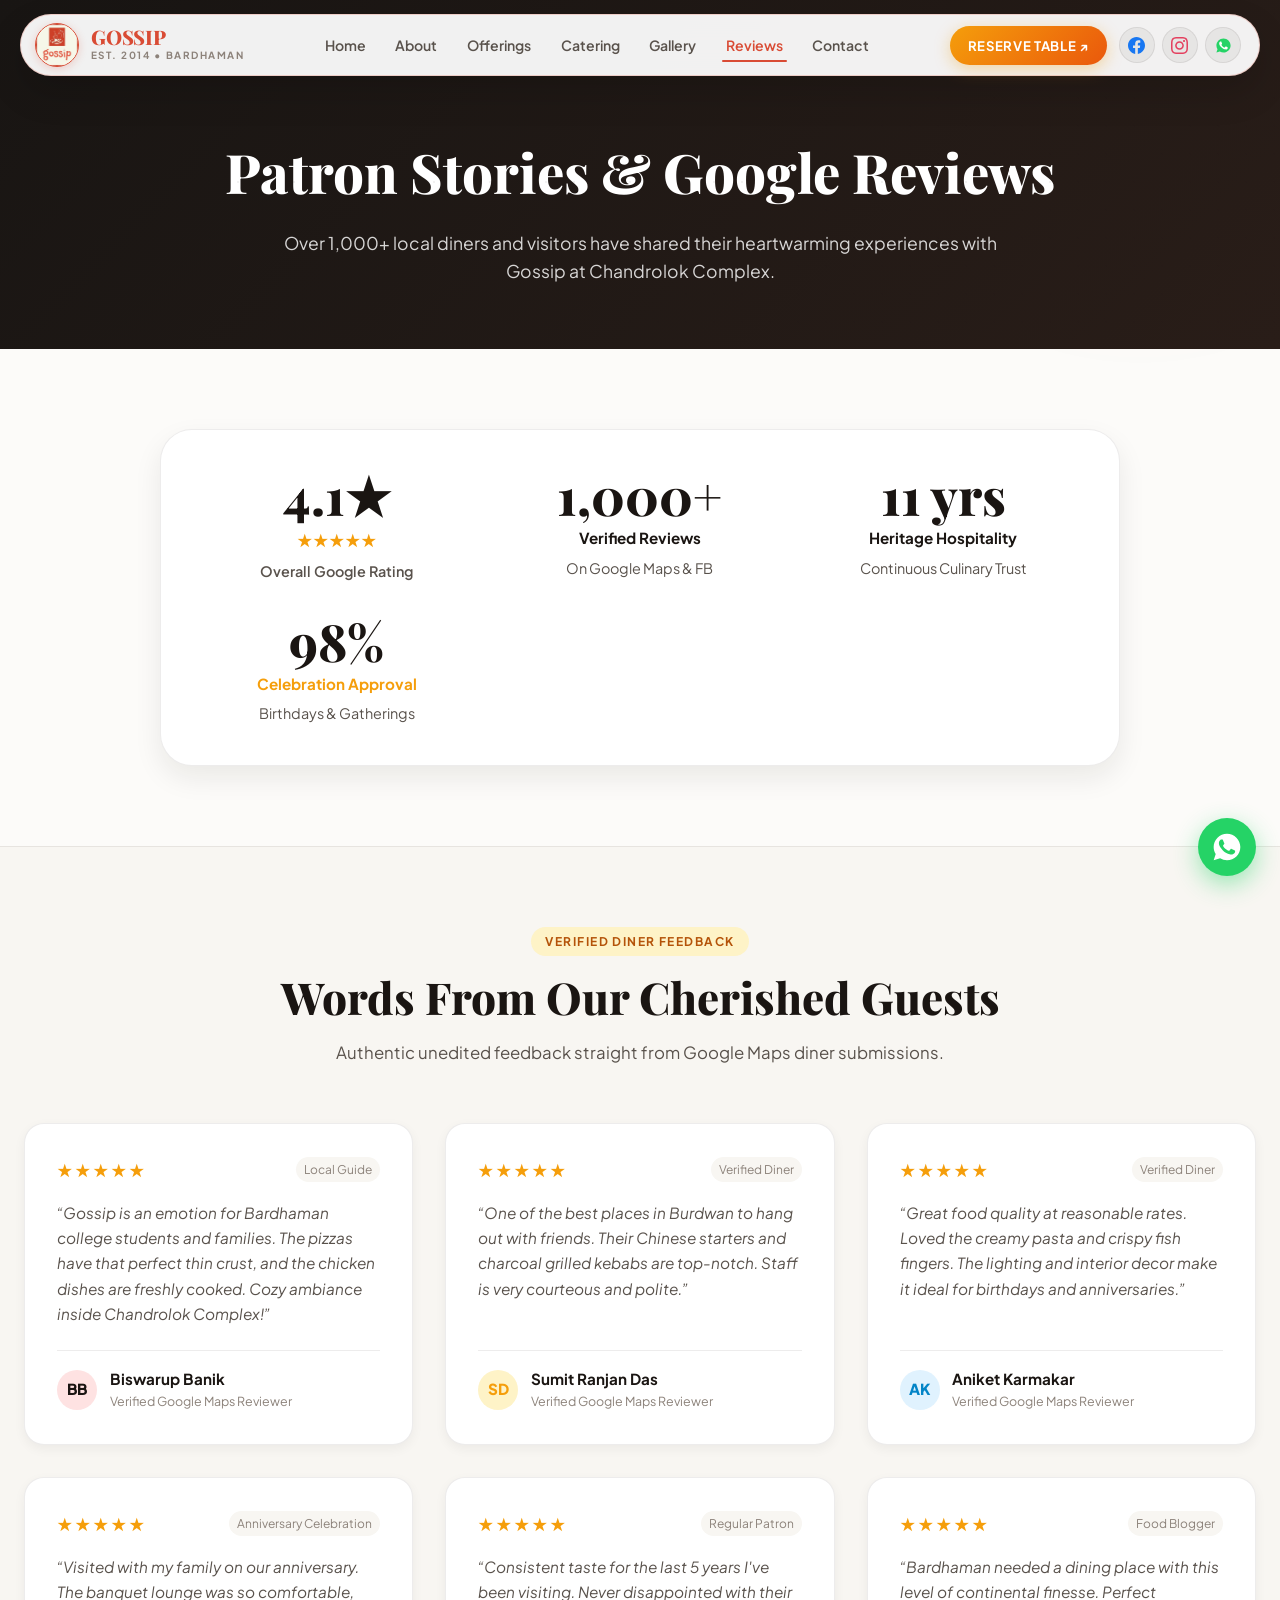
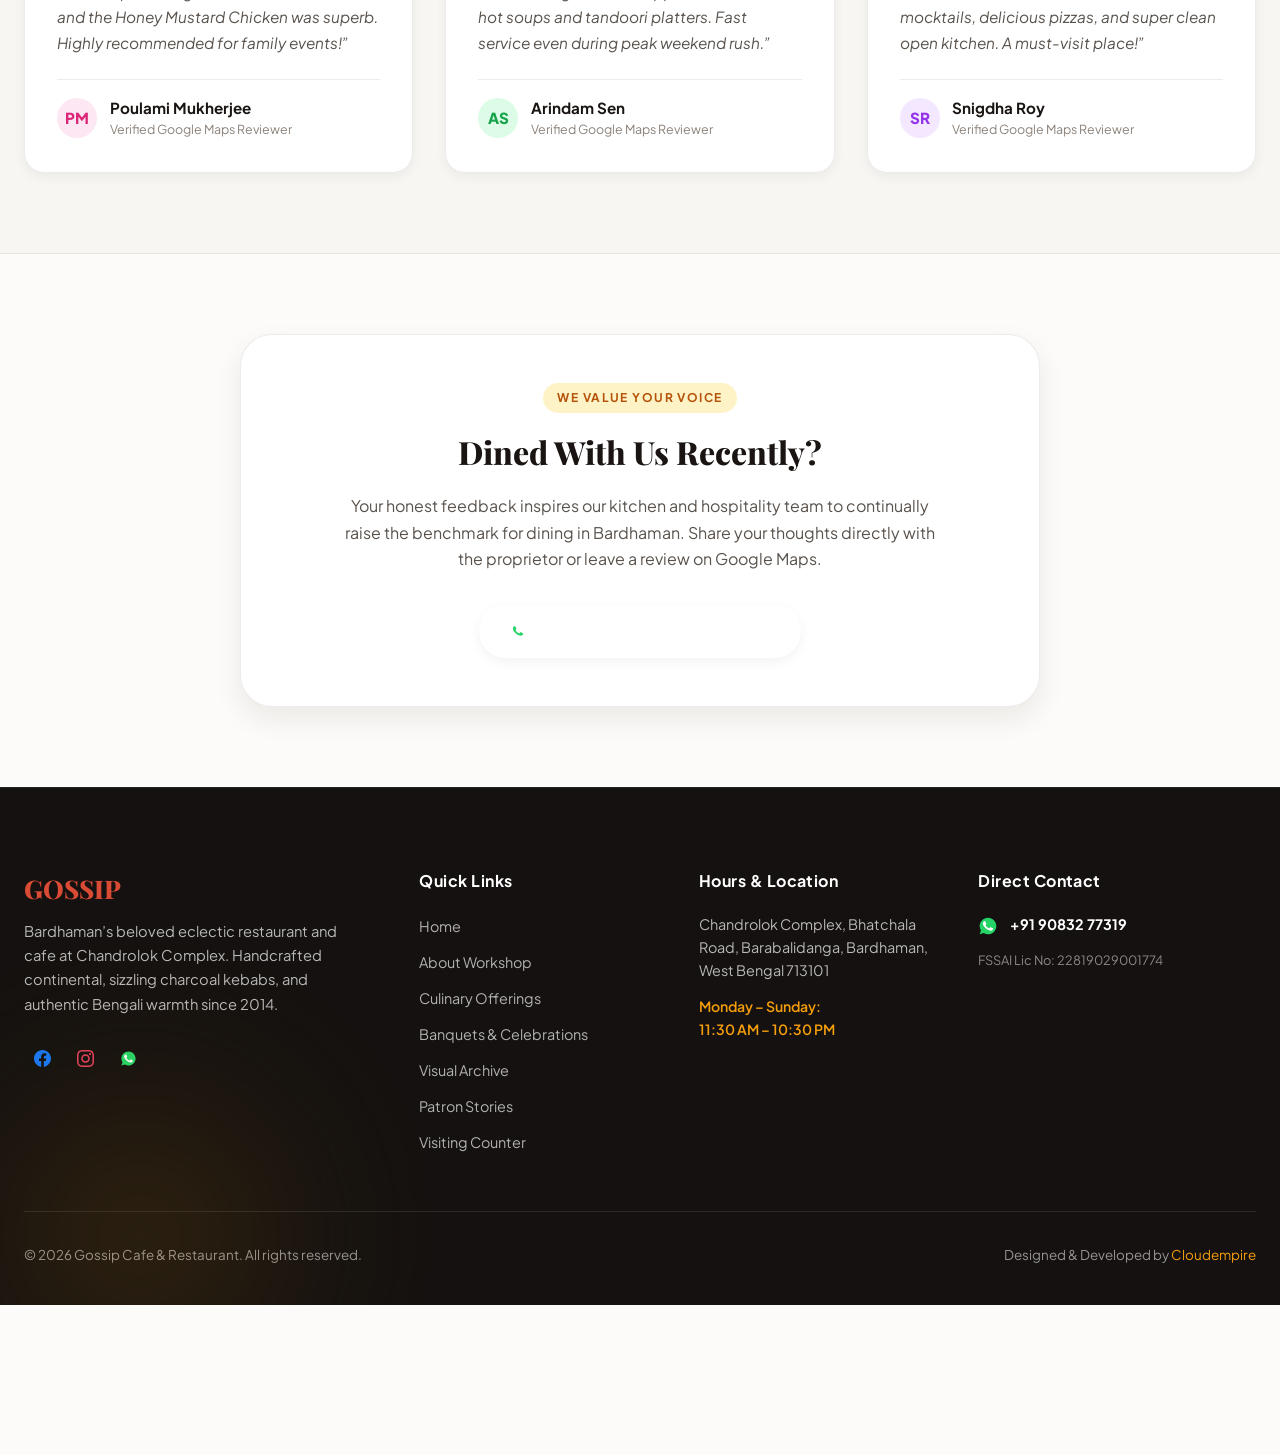
<file: reviews.html>
<!DOCTYPE html>
<html lang="en">
<head>
  <meta charset="UTF-8">
  <meta name="viewport" content="width=device-width, initial-scale=1.0">
  <title>Patron Stories & Google Reviews | Gossip Cafe & Restaurant Bardhaman</title>
  <meta name="description" content="Read real verified customer reviews and ratings for Gossip at Chandrolok Complex, Bardhaman. Rated 4.1 stars by 1,000+ local diners.">
  
  <!-- Multi-Resolution Favicon Suite -->
  <link rel="icon" type="image/svg+xml" href="assets/images/favicon.svg">
  <link rel="icon" type="image/png" sizes="32x32" href="assets/images/favicon-32x32.png">
  <link rel="shortcut icon" href="assets/images/favicon.ico">
  <link rel="apple-touch-icon" sizes="180x180" href="assets/images/apple-touch-icon.png">

  <!-- Core CSS -->
  <link rel="stylesheet" href="assets/css/style.css">
</head>
<body>

  <!-- Floating Ambient Glowing Orbs -->
  <div class="abstract-orb abstract-orb-1" aria-hidden="true"></div>
  <div class="abstract-orb abstract-orb-2" aria-hidden="true"></div>

  <!-- TheDivine Floating Pill Navbar -->
  <header class="site-header">
    <div class="header-inner">
      <a href="index.html" class="header-brand" aria-label="Gossip Restaurant Home">
        <div class="brand-emblem-wrap">
          <img src="assets/images/logo.png" alt="Gossip Logo Emblem" class="brand-emblem">
        </div>
        <div class="brand-text">
          <span class="brand-title">GOSSIP</span>
          <span class="brand-sub">EST. 2014 • BARDHAMAN</span>
        </div>
      </a>

      <nav aria-label="Main Navigation">
        <ul class="nav-links">
          <li class="nav-item"><a href="index.html" class="nav-link">Home</a></li>
          <li class="nav-item"><a href="about.html" class="nav-link">About</a></li>
          <li class="nav-item"><a href="offerings.html" class="nav-link">Offerings</a></li>
          <li class="nav-item"><a href="catering.html" class="nav-link">Catering</a></li>
          <li class="nav-item"><a href="gallery.html" class="nav-link">Gallery</a></li>
          <li class="nav-item"><a href="reviews.html" class="nav-link active">Reviews</a></li>
          <li class="nav-item"><a href="contact.html" class="nav-link">Contact</a></li>
        </ul>
      </nav>

      <div class="header-actions">
        <a href="https://wa.me/919083277319?text=Namaste%20Gossip!%20I%20would%20like%20to%20reserve%20a%20table%20at%20Chandrolok%20Complex." target="_blank" rel="noopener noreferrer" class="btn-cta-pill">
          Reserve Table ↗
        </a>
        <div class="social-circle-icons">
          <a href="https://www.facebook.com/gossipcaferestaurant/" target="_blank" rel="noopener noreferrer" class="social-circle-btn" aria-label="Facebook">
            <svg viewBox="0 0 24 24" fill="#1877F2"><path d="M24 12.073c0-6.627-5.373-12-12-12s-12 5.373-12 12c0 5.99 4.388 10.954 10.125 11.854v-8.385H7.078v-3.47h3.047V9.43c0-3.007 1.792-4.669 4.533-4.669 1.312 0 2.686.235 2.686.235v2.953H15.83c-1.491 0-1.956.925-1.956 1.874v2.25h3.328l-.532 3.47h-2.796v8.385C19.612 23.027 24 18.062 24 12.073z"/></svg>
          </a>
          <a href="https://www.instagram.com/gossipatchandrolok/" target="_blank" rel="noopener noreferrer" class="social-circle-btn" aria-label="Instagram">
            <svg viewBox="0 0 24 24" fill="#E4405F"><path d="M12 2.163c3.204 0 3.584.012 4.85.07 3.252.148 4.771 1.691 4.919 4.919.058 1.265.069 1.645.069 4.849 0 3.205-.012 3.584-.069 4.849-.149 3.225-1.664 4.771-4.919 4.919-1.266.058-1.644.07-4.85.07-3.204 0-3.584-.012-4.849-.07-3.26-.149-4.771-1.699-4.919-4.92-.058-1.265-.07-1.644-.07-4.849 0-3.204.013-3.583.07-4.849.149-3.227 1.664-4.771 4.919-4.919 1.266-.057 1.645-.069 4.849-.069zm0-2.163c-3.259 0-3.667.014-4.947.072-4.358.2-6.78 2.618-6.98 6.98-.059 1.281-.073 1.689-.073 4.948 0 3.259.014 3.668.072 4.948.2 4.358 2.618 6.78 6.98 6.98 1.281.058 1.689.072 4.948.072 3.259 0 3.668-.014 4.948-.072 4.354-.2 6.782-2.618 6.979-6.98.059-1.28.073-1.689.073-4.948 0-3.259-.014-3.667-.072-4.947-.196-4.354-2.617-6.78-6.979-6.98-1.281-.059-1.69-.073-4.949-.073zm0 5.838c-3.403 0-6.162 2.759-6.162 6.162s2.759 6.163 6.162 6.163 6.162-2.759 6.162-6.163c0-3.403-2.759-6.162-6.162-6.162zm0 10.162c-2.209 0-4-1.79-4-4 0-2.209 1.791-4 4-4s4 1.791 4 4c0 2.21-1.791 4-4 4zm6.406-11.845c-.796 0-1.441.645-1.441 1.44s.645 1.44 1.441 1.44c.795 0 1.439-.645 1.439-1.44s-.644-1.44-1.439-1.44z"/></svg>
          </a>
          <a href="https://wa.me/919083277319" target="_blank" rel="noopener noreferrer" class="social-circle-btn" aria-label="WhatsApp">
            <svg viewBox="0 0 24 24"><path fill="#25D366" d="M12.004 2C6.48 2 2 6.48 2 12.004c0 1.947.56 3.765 1.533 5.304L2 22l4.832-1.503A9.957 9.957 0 0012.004 22C17.527 22 22 17.527 22 12.004 22 6.48 17.527 2 12.004 2z"/><path fill="#FFFFFF" d="M17.487 14.382c-.3-.15-1.774-.875-2.05-.975-.275-.1-.475-.15-.675.15-.2.3-.775.975-.95 1.175-.175.2-.35.225-.65.075-.3-.15-1.266-.467-2.412-1.488-.891-.795-1.493-1.777-1.668-2.077-.175-.3-.019-.462.131-.611.135-.135.3-.35.45-.525.15-.175.2-.3.3-.5.1-.2.05-.375-.025-.525-.075-.15-.675-1.625-.925-2.225-.243-.584-.49-.505-.675-.515-.175-.009-.375-.01-.575-.01s-.525.075-.8.375c-.275.3-1.05 1.025-1.05 2.5s1.075 2.9 1.225 3.1c.15.2 2.116 3.23 5.125 4.53.716.31 1.275.495 1.71.634.72.229 1.375.197 1.893.12.577-.086 1.774-.725 2.024-1.425.25-.7.25-1.3.175-1.425-.075-.125-.275-.2-.575-.35z"/></svg>
          </a>
        </div>
        <button class="mobile-toggle" aria-label="Toggle navigation menu" aria-expanded="false">
          <span></span>
        </button>
      </div>
    </div>
  </header>

  <!-- Subpage Banner -->
  <section class="subpage-banner">
    <div class="abstract-tech-grid" aria-hidden="true"></div>
    <h1>Patron Stories & Google Reviews</h1>
    <p>Over 1,000+ local diners and visitors have shared their heartwarming experiences with Gossip at Chandrolok Complex.</p>
  </section>

  <!-- Telemetry & Rating Summary -->
  <section class="section">
    <div style="max-width: 960px; margin: 0 auto; background: #ffffff; border: 1px solid var(--border-light); border-radius: var(--radius-xl); padding: 2.5rem; box-shadow: var(--shadow-md); display: grid; grid-template-columns: repeat(auto-fit, minmax(200px, 1fr)); gap: 2rem; text-align: center;">
      <div>
        <div style="font-family: var(--font-serif); font-size: 3.2rem; font-weight: 800; color: var(--brand-crimson); line-height: 1;">4.1★</div>
        <div style="color: var(--brand-amber); font-size: 1.1rem; margin-top: 0.3rem;">★★★★★</div>
        <div style="font-size: 0.9rem; color: var(--text-secondary); margin-top: 0.4rem; font-weight: 600;">Overall Google Rating</div>
      </div>

      <div>
        <div style="font-family: var(--font-serif); font-size: 3.2rem; font-weight: 800; color: var(--text-primary); line-height: 1;">1,000+</div>
        <div style="font-size: 0.95rem; color: var(--brand-crimson); font-weight: 700; margin-top: 0.3rem;">Verified Reviews</div>
        <div style="font-size: 0.9rem; color: var(--text-secondary); margin-top: 0.4rem;">On Google Maps & FB</div>
      </div>

      <div>
        <div style="font-family: var(--font-serif); font-size: 3.2rem; font-weight: 800; color: var(--text-primary); line-height: 1;">11 yrs</div>
        <div style="font-size: 0.95rem; color: var(--brand-crimson); font-weight: 700; margin-top: 0.3rem;">Heritage Hospitality</div>
        <div style="font-size: 0.9rem; color: var(--text-secondary); margin-top: 0.4rem;">Continuous Culinary Trust</div>
      </div>

      <div>
        <div style="font-family: var(--font-serif); font-size: 3.2rem; font-weight: 800; color: var(--brand-crimson); line-height: 1;">98%</div>
        <div style="font-size: 0.95rem; color: var(--brand-amber); font-weight: 700; margin-top: 0.3rem;">Celebration Approval</div>
        <div style="font-size: 0.9rem; color: var(--text-secondary); margin-top: 0.4rem;">Birthdays & Gatherings</div>
      </div>
    </div>
  </section>

  <!-- Patron Testimonials Grid -->
  <section class="section section-alt">
    <div class="section-header">
      <span class="section-pill-tag">Verified Diner Feedback</span>
      <h2 class="section-title">Words From Our Cherished Guests</h2>
      <p class="section-desc">Authentic unedited feedback straight from Google Maps diner submissions.</p>
    </div>

    <div style="display: grid; grid-template-columns: repeat(auto-fill, minmax(320px, 1fr)); gap: 2rem;">

      <!-- Review Card 1: Biswarup Banik -->
      <div style="background: #ffffff; padding: 2rem; border-radius: var(--radius-lg); border: 1px solid var(--border-light); box-shadow: var(--shadow-sm); display: flex; flex-direction: column; justify-content: space-between;">
        <div>
          <div style="display: flex; justify-content: space-between; align-items: center; margin-bottom: 1rem;">
            <div style="color: var(--brand-amber); font-size: 1.1rem; letter-spacing: 2px;">★★★★★</div>
            <span style="font-size: 0.75rem; color: var(--text-muted); background: var(--bg-surface-subtle); padding: 3px 8px; border-radius: var(--radius-pill);">Local Guide</span>
          </div>
          <p style="font-size: 0.96rem; color: var(--text-secondary); line-height: 1.65; font-style: italic; margin-bottom: 1.5rem;">
            “Gossip is an emotion for Bardhaman college students and families. The pizzas have that perfect thin crust, and the chicken dishes are freshly cooked. Cozy ambiance inside Chandrolok Complex!”
          </p>
        </div>
        <div style="display: flex; align-items: center; gap: 0.8rem; border-top: 1px solid var(--border-light); padding-top: 1rem;">
          <div style="width: 40px; height: 40px; border-radius: 50%; background: #fee2e2; color: var(--brand-crimson); font-weight: 800; display: flex; align-items: center; justify-content: center; font-size: 0.95rem;">
            BB
          </div>
          <div>
            <div style="font-weight: 700; font-size: 0.95rem; color: var(--text-primary);">Biswarup Banik</div>
            <div style="font-size: 0.78rem; color: var(--text-muted);">Verified Google Maps Reviewer</div>
          </div>
        </div>
      </div>

      <!-- Review Card 2: Sumit Ranjan Das -->
      <div style="background: #ffffff; padding: 2rem; border-radius: var(--radius-lg); border: 1px solid var(--border-light); box-shadow: var(--shadow-sm); display: flex; flex-direction: column; justify-content: space-between;">
        <div>
          <div style="display: flex; justify-content: space-between; align-items: center; margin-bottom: 1rem;">
            <div style="color: var(--brand-amber); font-size: 1.1rem; letter-spacing: 2px;">★★★★★</div>
            <span style="font-size: 0.75rem; color: var(--text-muted); background: var(--bg-surface-subtle); padding: 3px 8px; border-radius: var(--radius-pill);">Verified Diner</span>
          </div>
          <p style="font-size: 0.96rem; color: var(--text-secondary); line-height: 1.65; font-style: italic; margin-bottom: 1.5rem;">
            “One of the best places in Burdwan to hang out with friends. Their Chinese starters and charcoal grilled kebabs are top-notch. Staff is very courteous and polite.”
          </p>
        </div>
        <div style="display: flex; align-items: center; gap: 0.8rem; border-top: 1px solid var(--border-light); padding-top: 1rem;">
          <div style="width: 40px; height: 40px; border-radius: 50%; background: #fef3c7; color: var(--brand-amber); font-weight: 800; display: flex; align-items: center; justify-content: center; font-size: 0.95rem;">
            SD
          </div>
          <div>
            <div style="font-weight: 700; font-size: 0.95rem; color: var(--text-primary);">Sumit Ranjan Das</div>
            <div style="font-size: 0.78rem; color: var(--text-muted);">Verified Google Maps Reviewer</div>
          </div>
        </div>
      </div>

      <!-- Review Card 3: Aniket Karmakar -->
      <div style="background: #ffffff; padding: 2rem; border-radius: var(--radius-lg); border: 1px solid var(--border-light); box-shadow: var(--shadow-sm); display: flex; flex-direction: column; justify-content: space-between;">
        <div>
          <div style="display: flex; justify-content: space-between; align-items: center; margin-bottom: 1rem;">
            <div style="color: var(--brand-amber); font-size: 1.1rem; letter-spacing: 2px;">★★★★★</div>
            <span style="font-size: 0.75rem; color: var(--text-muted); background: var(--bg-surface-subtle); padding: 3px 8px; border-radius: var(--radius-pill);">Verified Diner</span>
          </div>
          <p style="font-size: 0.96rem; color: var(--text-secondary); line-height: 1.65; font-style: italic; margin-bottom: 1.5rem;">
            “Great food quality at reasonable rates. Loved the creamy pasta and crispy fish fingers. The lighting and interior decor make it ideal for birthdays and anniversaries.”
          </p>
        </div>
        <div style="display: flex; align-items: center; gap: 0.8rem; border-top: 1px solid var(--border-light); padding-top: 1rem;">
          <div style="width: 40px; height: 40px; border-radius: 50%; background: #e0f2fe; color: #0284c7; font-weight: 800; display: flex; align-items: center; justify-content: center; font-size: 0.95rem;">
            AK
          </div>
          <div>
            <div style="font-weight: 700; font-size: 0.95rem; color: var(--text-primary);">Aniket Karmakar</div>
            <div style="font-size: 0.78rem; color: var(--text-muted);">Verified Google Maps Reviewer</div>
          </div>
        </div>
      </div>

      <!-- Review Card 4: Poulami Mukherjee -->
      <div style="background: #ffffff; padding: 2rem; border-radius: var(--radius-lg); border: 1px solid var(--border-light); box-shadow: var(--shadow-sm); display: flex; flex-direction: column; justify-content: space-between;">
        <div>
          <div style="display: flex; justify-content: space-between; align-items: center; margin-bottom: 1rem;">
            <div style="color: var(--brand-amber); font-size: 1.1rem; letter-spacing: 2px;">★★★★★</div>
            <span style="font-size: 0.75rem; color: var(--text-muted); background: var(--bg-surface-subtle); padding: 3px 8px; border-radius: var(--radius-pill);">Anniversary Celebration</span>
          </div>
          <p style="font-size: 0.96rem; color: var(--text-secondary); line-height: 1.65; font-style: italic; margin-bottom: 1.5rem;">
            “Visited with my family on our anniversary. The banquet lounge was so comfortable, and the Honey Mustard Chicken was superb. Highly recommended for family events!”
          </p>
        </div>
        <div style="display: flex; align-items: center; gap: 0.8rem; border-top: 1px solid var(--border-light); padding-top: 1rem;">
          <div style="width: 40px; height: 40px; border-radius: 50%; background: #fce7f3; color: #db2777; font-weight: 800; display: flex; align-items: center; justify-content: center; font-size: 0.95rem;">
            PM
          </div>
          <div>
            <div style="font-weight: 700; font-size: 0.95rem; color: var(--text-primary);">Poulami Mukherjee</div>
            <div style="font-size: 0.78rem; color: var(--text-muted);">Verified Google Maps Reviewer</div>
          </div>
        </div>
      </div>

      <!-- Review Card 5: Arindam Sen -->
      <div style="background: #ffffff; padding: 2rem; border-radius: var(--radius-lg); border: 1px solid var(--border-light); box-shadow: var(--shadow-sm); display: flex; flex-direction: column; justify-content: space-between;">
        <div>
          <div style="display: flex; justify-content: space-between; align-items: center; margin-bottom: 1rem;">
            <div style="color: var(--brand-amber); font-size: 1.1rem; letter-spacing: 2px;">★★★★★</div>
            <span style="font-size: 0.75rem; color: var(--text-muted); background: var(--bg-surface-subtle); padding: 3px 8px; border-radius: var(--radius-pill);">Regular Patron</span>
          </div>
          <p style="font-size: 0.96rem; color: var(--text-secondary); line-height: 1.65; font-style: italic; margin-bottom: 1.5rem;">
            “Consistent taste for the last 5 years I've been visiting. Never disappointed with their hot soups and tandoori platters. Fast service even during peak weekend rush.”
          </p>
        </div>
        <div style="display: flex; align-items: center; gap: 0.8rem; border-top: 1px solid var(--border-light); padding-top: 1rem;">
          <div style="width: 40px; height: 40px; border-radius: 50%; background: #dcfce7; color: #16a34a; font-weight: 800; display: flex; align-items: center; justify-content: center; font-size: 0.95rem;">
            AS
          </div>
          <div>
            <div style="font-weight: 700; font-size: 0.95rem; color: var(--text-primary);">Arindam Sen</div>
            <div style="font-size: 0.78rem; color: var(--text-muted);">Verified Google Maps Reviewer</div>
          </div>
        </div>
      </div>

      <!-- Review Card 6: Snigdha Roy -->
      <div style="background: #ffffff; padding: 2rem; border-radius: var(--radius-lg); border: 1px solid var(--border-light); box-shadow: var(--shadow-sm); display: flex; flex-direction: column; justify-content: space-between;">
        <div>
          <div style="display: flex; justify-content: space-between; align-items: center; margin-bottom: 1rem;">
            <div style="color: var(--brand-amber); font-size: 1.1rem; letter-spacing: 2px;">★★★★★</div>
            <span style="font-size: 0.75rem; color: var(--text-muted); background: var(--bg-surface-subtle); padding: 3px 8px; border-radius: var(--radius-pill);">Food Blogger</span>
          </div>
          <p style="font-size: 0.96rem; color: var(--text-secondary); line-height: 1.65; font-style: italic; margin-bottom: 1.5rem;">
            “Bardhaman needed a dining place with this level of continental finesse. Perfect mocktails, delicious pizzas, and super clean open kitchen. A must-visit place!”
          </p>
        </div>
        <div style="display: flex; align-items: center; gap: 0.8rem; border-top: 1px solid var(--border-light); padding-top: 1rem;">
          <div style="width: 40px; height: 40px; border-radius: 50%; background: #f3e8ff; color: #9333ea; font-weight: 800; display: flex; align-items: center; justify-content: center; font-size: 0.95rem;">
            SR
          </div>
          <div>
            <div style="font-weight: 700; font-size: 0.95rem; color: var(--text-primary);">Snigdha Roy</div>
            <div style="font-size: 0.78rem; color: var(--text-muted);">Verified Google Maps Reviewer</div>
          </div>
        </div>
      </div>

    </div>
  </section>

  <!-- Share Your Experience Banner -->
  <section class="section">
    <div style="max-width: 800px; margin: 0 auto; text-align: center; background: #ffffff; border: 1px solid var(--border-light); border-radius: var(--radius-xl); padding: 3rem 2rem; box-shadow: var(--shadow-md);">
      <span class="section-pill-tag">We Value Your Voice</span>
      <h3 style="font-family: var(--font-serif); font-size: 2rem; font-weight: 800; margin-bottom: 1rem; color: var(--text-primary);">Dined With Us Recently?</h3>
      <p style="font-size: 1rem; color: var(--text-secondary); max-width: 600px; margin: 0 auto 2rem; line-height: 1.65;">
        Your honest feedback inspires our kitchen and hospitality team to continually raise the benchmark for dining in Bardhaman. Share your thoughts directly with the proprietor or leave a review on Google Maps.
      </p>
      
      <div style="display: flex; justify-content: center; gap: 1.2rem; flex-wrap: wrap;">
        <a href="https://wa.me/919083277319?text=Namaste%20Gossip!%20I%20would%20like%20to%20share%20my%20recent%20dining%20feedback." target="_blank" rel="noopener noreferrer" class="btn-hero-primary" style="display: inline-flex; align-items: center; gap: 0.6rem; background: var(--brand-whatsapp); color: #ffffff; font-weight: 700; padding: 0.9rem 1.8rem; border-radius: var(--radius-pill); text-decoration: none; box-shadow: var(--shadow-sm);">
          <svg width="20" height="20" viewBox="0 0 24 24">
            <path fill="#FFFFFF" d="M12.004 2C6.48 2 2 6.48 2 12.004c0 1.947.56 3.765 1.533 5.304L2 22l4.832-1.503A9.957 9.957 0 0012.004 22C17.527 22 22 17.527 22 12.004 22 6.48 17.527 2 12.004 2z"/>
            <path fill="#25D366" d="M17.487 14.382c-.3-.15-1.774-.875-2.05-.975-.275-.1-.475-.15-.675.15-.2.3-.775.975-.95 1.175-.175.2-.35.225-.65.075-.3-.15-1.266-.467-2.412-1.488-.891-.795-1.493-1.777-1.668-2.077-.175-.3-.019-.462.131-.611.135-.135.3-.35.45-.525.15-.175.2-.3.3-.5.1-.2.05-.375-.025-.525-.075-.15-.675-1.625-.925-2.225-.243-.584-.49-.505-.675-.515-.175-.009-.375-.01-.575-.01s-.525.075-.8.375c-.275.3-1.05 1.025-1.05 2.5s1.075 2.9 1.225 3.1c.15.2 2.116 3.23 5.125 4.53.716.31 1.275.495 1.71.634.72.229 1.375.197 1.893.12.577-.086 1.774-.725 2.024-1.425.25-.7.25-1.3.175-1.425-.075-.125-.275-.2-.575-.35z"/>
          </svg>
          Share Feedback via WhatsApp
        </a>
      </div>
    </div>
  </section>

  <!-- Complete Footer -->
  <footer class="site-footer">
    <div class="footer-container">
      <div>
        <div class="footer-brand-title">GOSSIP</div>
        <p class="footer-desc">
          Bardhaman’s beloved eclectic restaurant and cafe at Chandrolok Complex. Handcrafted continental, sizzling charcoal kebabs, and authentic Bengali warmth since 2014.
        </p>
        <div class="social-circle-icons">
          <a href="https://www.facebook.com/gossipcaferestaurant/" target="_blank" rel="noopener noreferrer" class="social-circle-btn" aria-label="Facebook">
            <svg viewBox="0 0 24 24" fill="#1877F2"><path d="M24 12.073c0-6.627-5.373-12-12-12s-12 5.373-12 12c0 5.99 4.388 10.954 10.125 11.854v-8.385H7.078v-3.47h3.047V9.43c0-3.007 1.792-4.669 4.533-4.669 1.312 0 2.686.235 2.686.235v2.953H15.83c-1.491 0-1.956.925-1.956 1.874v2.25h3.328l-.532 3.47h-2.796v8.385C19.612 23.027 24 18.062 24 12.073z"/></svg>
          </a>
          <a href="https://www.instagram.com/gossipatchandrolok/" target="_blank" rel="noopener noreferrer" class="social-circle-btn" aria-label="Instagram">
            <svg viewBox="0 0 24 24" fill="#E4405F"><path d="M12 2.163c3.204 0 3.584.012 4.85.07 3.252.148 4.771 1.691 4.919 4.919.058 1.265.069 1.645.069 4.849 0 3.205-.012 3.584-.069 4.849-.149 3.225-1.664 4.771-4.919 4.919-1.266.058-1.644.07-4.85.07-3.204 0-3.584-.012-4.849-.07-3.26-.149-4.771-1.699-4.919-4.92-.058-1.265-.07-1.644-.07-4.849 0-3.204.013-3.583.07-4.849.149-3.227 1.664-4.771 4.919-4.919 1.266-.057 1.645-.069 4.849-.069zm0-2.163c-3.259 0-3.667.014-4.947.072-4.358.2-6.78 2.618-6.98 6.98-.059 1.281-.073 1.689-.073 4.948 0 3.259.014 3.668.072 4.948.2 4.358 2.618 6.78 6.98 6.98 1.281.058 1.689.072 4.948.072 3.259 0 3.668-.014 4.948-.072 4.354-.2 6.782-2.618 6.979-6.98.059-1.28.073-1.689.073-4.948 0-3.259-.014-3.667-.072-4.947-.196-4.354-2.617-6.78-6.979-6.98-1.281-.059-1.69-.073-4.949-.073zm0 5.838c-3.403 0-6.162 2.759-6.162 6.162s2.759 6.163 6.162 6.163 6.162-2.759 6.162-6.163c0-3.403-2.759-6.162-6.162-6.162zm0 10.162c-2.209 0-4-1.79-4-4 0-2.209 1.791-4 4-4s4 1.791 4 4c0 2.21-1.791 4-4 4zm6.406-11.845c-.796 0-1.441.645-1.441 1.44s.645 1.44 1.441 1.44c.795 0 1.439-.645 1.439-1.44s-.644-1.44-1.439-1.44z"/></svg>
          </a>
          <a href="https://wa.me/919083277319" target="_blank" rel="noopener noreferrer" class="social-circle-btn" aria-label="WhatsApp">
            <svg viewBox="0 0 24 24"><path fill="#25D366" d="M12.004 2C6.48 2 2 6.48 2 12.004c0 1.947.56 3.765 1.533 5.304L2 22l4.832-1.503A9.957 9.957 0 0012.004 22C17.527 22 22 17.527 22 12.004 22 6.48 17.527 2 12.004 2z"/><path fill="#FFFFFF" d="M17.487 14.382c-.3-.15-1.774-.875-2.05-.975-.275-.1-.475-.15-.675.15-.2.3-.775.975-.95 1.175-.175.2-.35.225-.65.075-.3-.15-1.266-.467-2.412-1.488-.891-.795-1.493-1.777-1.668-2.077-.175-.3-.019-.462.131-.611.135-.135.3-.35.45-.525.15-.175.2-.3.3-.5.1-.2.05-.375-.025-.525-.075-.15-.675-1.625-.925-2.225-.243-.584-.49-.505-.675-.515-.175-.009-.375-.01-.575-.01s-.525.075-.8.375c-.275.3-1.05 1.025-1.05 2.5s1.075 2.9 1.225 3.1c.15.2 2.116 3.23 5.125 4.53.716.31 1.275.495 1.71.634.72.229 1.375.197 1.893.12.577-.086 1.774-.725 2.024-1.425.25-.7.25-1.3.175-1.425-.075-.125-.275-.2-.575-.35z"/></svg>
          </a>
        </div>
      </div>

      <div class="footer-col">
        <h5>Quick Links</h5>
        <ul class="footer-links">
          <li><a href="index.html">Home</a></li>
          <li><a href="about.html">About Workshop</a></li>
          <li><a href="offerings.html">Culinary Offerings</a></li>
          <li><a href="catering.html">Banquets & Celebrations</a></li>
          <li><a href="gallery.html">Visual Archive</a></li>
          <li><a href="reviews.html">Patron Stories</a></li>
          <li><a href="contact.html">Visiting Counter</a></li>
        </ul>
      </div>

      <div class="footer-col">
        <h5>Hours & Location</h5>
        <p style="font-size: 0.9rem; color: rgba(255, 255, 255, 0.7); margin-bottom: 0.8rem;">
          Chandrolok Complex, Bhatchala Road, Barabalidanga, Bardhaman, West Bengal 713101
        </p>
        <p style="font-size: 0.88rem; color: var(--brand-amber); font-weight: 600;">
          Monday – Sunday:<br>11:30 AM – 10:30 PM
        </p>
      </div>

      <div class="footer-col">
        <h5>Direct Contact</h5>
        <div class="footer-contact-item">
          <svg width="20" height="20" viewBox="0 0 24 24"><path fill="#25D366" d="M12.004 2C6.48 2 2 6.48 2 12.004c0 1.947.56 3.765 1.533 5.304L2 22l4.832-1.503A9.957 9.957 0 0012.004 22C17.527 22 22 17.527 22 12.004 22 6.48 17.527 2 12.004 2z"/><path fill="#FFFFFF" d="M17.487 14.382c-.3-.15-1.774-.875-2.05-.975-.275-.1-.475-.15-.675.15-.2.3-.775.975-.95 1.175-.175.2-.35.225-.65.075-.3-.15-1.266-.467-2.412-1.488-.891-.795-1.493-1.777-1.668-2.077-.175-.3-.019-.462.131-.611.135-.135.3-.35.45-.525.15-.175.2-.3.3-.5.1-.2.05-.375-.025-.525-.075-.15-.675-1.625-.925-2.225-.243-.584-.49-.505-.675-.515-.175-.009-.375-.01-.575-.01s-.525.075-.8.375c-.275.3-1.05 1.025-1.05 2.5s1.075 2.9 1.225 3.1c.15.2 2.116 3.23 5.125 4.53.716.31 1.275.495 1.71.634.72.229 1.375.197 1.893.12.577-.086 1.774-.725 2.024-1.425.25-.7.25-1.3.175-1.425-.075-.125-.275-.2-.575-.35z"/></svg>
          <a href="tel:+919083277319" style="font-weight: 700; color: #ffffff;">+91 90832 77319</a>
        </div>
        <div style="font-size: 0.8rem; color: rgba(255, 255, 255, 0.5); margin-top: 0.5rem;">
          FSSAI Lic No: 22819029001774
        </div>
      </div>
    </div>

    <div class="footer-bottom">
      <div>
        © 2026 Gossip Cafe & Restaurant. All rights reserved.
      </div>
      <div>
        Designed & Developed by <a href="https://cloudempire.tech/" target="_blank" rel="noopener noreferrer">Cloudempire</a>
      </div>
    </div>
  </footer>

  <!-- Floating High Contrast WhatsApp Button -->
  <a href="https://wa.me/919083277319?text=Namaste%20Gossip!%20Connecting%20from%20your%20website." target="_blank" rel="noopener noreferrer" class="floating-wa-btn" aria-label="Direct WhatsApp Message">
    <svg width="32" height="32" viewBox="0 0 24 24">
      <path fill="#FFFFFF" d="M12.004 2C6.48 2 2 6.48 2 12.004c0 1.947.56 3.765 1.533 5.304L2 22l4.832-1.503A9.957 9.957 0 0012.004 22C17.527 22 22 17.527 22 12.004 22 6.48 17.527 2 12.004 2z"/>
      <path fill="#25D366" d="M17.487 14.382c-.3-.15-1.774-.875-2.05-.975-.275-.1-.475-.15-.675.15-.2.3-.775.975-.95 1.175-.175.2-.35.225-.65.075-.3-.15-1.266-.467-2.412-1.488-.891-.795-1.493-1.777-1.668-2.077-.175-.3-.019-.462.131-.611.135-.135.3-.35.45-.525.15-.175.2-.3.3-.5.1-.2.05-.375-.025-.525-.075-.15-.675-1.625-.925-2.225-.243-.584-.49-.505-.675-.515-.175-.009-.375-.01-.575-.01s-.525.075-.8.375c-.275.3-1.05 1.025-1.05 2.5s1.075 2.9 1.225 3.1c.15.2 2.116 3.23 5.125 4.53.716.31 1.275.495 1.71.634.72.229 1.375.197 1.893.12.577-.086 1.774-.725 2.024-1.425.25-.7.25-1.3.175-1.425-.075-.125-.275-.2-.575-.35z"/>
    </svg>
  </a>

  <!-- Core Scripts -->
  <script src="assets/js/main.js"></script>
</body>
</html>
</file>
<file: assets/css/style.css>
/* ==========================================================================
   GOSSIP CAFE & RESTAURANT - MODERN DESIGN SYSTEM
   BARDHAMAN (BURDWAN), WEST BENGAL
   100% Clean Modern Porcelain Architecture (Strict Ban on Muddy/Brown Tones)
   ========================================================================== */

@import url('https://fonts.googleapis.com/css2?family=Plus+Jakarta+Sans:wght@300;400;500;600;700;800&family=Playfair+Display:ital,wght@0,600;0,700;0,800;1,600&display=swap');

:root {
  /* Clean Porcelain & Modern Luxury Palette (Zero Muddy Brown) */
  --bg-porcelain: #fcfbf9;
  --bg-surface: #ffffff;
  --bg-surface-subtle: #f8f6f2;
  --bg-dark-hero: #0e0d0c;
  
  --brand-terracotta: #d94b34;
  --brand-terracotta-dark: #b83622;
  --brand-terracotta-glow: rgba(217, 75, 52, 0.22);
  --brand-amber: #f59e0b;
  --brand-amber-light: #fef3c7;
  
  --text-primary: #1a1512;
  --text-secondary: #59524c;
  --text-muted: #8c827a;
  --text-inverse: #ffffff;
  
  --border-light: rgba(26, 21, 18, 0.08);
  --border-brand: rgba(217, 75, 52, 0.22);
  --border-glow: rgba(245, 158, 11, 0.35);
  
  /* Official WhatsApp Colors */
  --wa-green: #25D366;
  --wa-green-hover: #1ebd56;
  --wa-dark: #075E54;
  
  /* Layout & Geometry */
  --header-height: 66px;
  --radius-sm: 8px;
  --radius-md: 14px;
  --radius-lg: 20px;
  --radius-xl: 32px;
  --radius-pill: 9999px;
  
  --font-sans: 'Plus Jakarta Sans', system-ui, -apple-system, sans-serif;
  --font-serif: 'Playfair Display', Georgia, serif;
  
  --shadow-sm: 0 4px 12px rgba(26, 21, 18, 0.05);
  --shadow-md: 0 12px 28px rgba(26, 21, 18, 0.08);
  --shadow-lg: 0 20px 48px rgba(26, 21, 18, 0.12);
  --shadow-floating: 0 16px 36px rgba(0, 0, 0, 0.15);
  
  --transition-smooth: all 0.3s cubic-bezier(0.16, 1, 0.3, 1);
}

/* Base Reset & Anti-Overflow */
*, *::before, *::after {
  box-sizing: border-box;
  margin: 0;
  padding: 0;
}

html {
  font-size: 16px;
  scroll-behavior: smooth;
  -webkit-text-size-adjust: 100%;
  overflow-x: hidden;
  max-width: 100%;
}

body {
  font-family: var(--font-sans);
  background-color: var(--bg-porcelain);
  color: var(--text-primary);
  line-height: 1.6;
  padding-top: 0 !important;
  margin: 0;
  overflow-x: hidden !important;
  max-width: 100%;
  position: relative;
}

img, video {
  max-width: 100%;
  height: auto;
  display: block;
}

a {
  color: inherit;
  text-decoration: none;
  transition: var(--transition-smooth);
}

button {
  cursor: pointer;
  border: none;
  background: none;
  font-family: inherit;
}

/* ==========================================================================
   THE DIVINE FLOATING PILL NAVBAR (MANDATORY STANDARD)
   ========================================================================== */
.site-header {
  position: fixed;
  top: 14px;
  left: 0;
  width: 100%;
  display: flex;
  justify-content: center;
  z-index: 1000;
  padding: 0 1.25rem;
  pointer-events: none;
}

.header-inner {
  pointer-events: auto;
  width: 100%;
  max-width: 1320px;
  border-radius: var(--radius-pill);
  background: rgba(255, 255, 255, 0.94);
  border: 1px solid var(--border-brand);
  box-shadow: var(--shadow-floating);
  backdrop-filter: blur(20px);
  -webkit-backdrop-filter: blur(20px);
  display: flex;
  align-items: center;
  justify-content: space-between;
  padding: 8px 18px 8px 14px;
  gap: 1rem;
}

/* Left Brand */
.header-brand {
  display: flex;
  align-items: center;
  gap: 0.75rem;
  flex-shrink: 0;
}

.brand-emblem-wrap {
  width: 44px;
  height: 44px;
  border-radius: 50%;
  background: #fcf8f2;
  border: 1.5px solid var(--brand-terracotta);
  display: flex;
  align-items: center;
  justify-content: center;
  overflow: hidden;
  box-shadow: 0 2px 8px var(--brand-terracotta-glow);
}

.brand-emblem {
  width: 100%;
  height: 100%;
  object-fit: contain;
  display: block;
}

.brand-text {
  display: flex;
  flex-direction: column;
}

.brand-title {
  font-family: var(--font-serif);
  font-size: 1.25rem;
  font-weight: 800;
  color: var(--brand-terracotta);
  line-height: 1.1;
  letter-spacing: -0.01em;
}

.brand-sub {
  font-size: 0.62rem;
  font-weight: 700;
  text-transform: uppercase;
  letter-spacing: 0.15em;
  color: var(--text-muted);
}

/* Center Nav Links - STRICT SINGLE-LINE NO WRAP */
.nav-links {
  display: flex;
  align-items: center;
  gap: 1.35rem;
  list-style: none;
}

.nav-item {
  flex-shrink: 0;
}

.nav-link {
  font-size: 0.88rem;
  font-weight: 600;
  color: var(--text-secondary);
  white-space: nowrap !important;
  padding: 6px 4px;
  position: relative;
  display: block;
  transition: var(--transition-smooth);
}

.nav-link:hover, .nav-link.active {
  color: var(--brand-terracotta);
}

.nav-link.active::after {
  content: '';
  position: absolute;
  bottom: 0;
  left: 0;
  width: 100%;
  height: 2px;
  background: var(--brand-terracotta);
  border-radius: 2px;
}

/* Right Actions */
.header-actions {
  display: flex;
  align-items: center;
  gap: 0.75rem;
  flex-shrink: 0;
}

.btn-cta-pill {
  display: inline-flex;
  align-items: center;
  gap: 0.45rem;
  background: linear-gradient(135deg, var(--brand-amber), #ea580c);
  color: #ffffff !important;
  font-size: 0.82rem;
  font-weight: 700;
  text-transform: uppercase;
  letter-spacing: 0.05em;
  border-radius: var(--radius-pill);
  padding: 9px 18px;
  box-shadow: 0 4px 16px rgba(245, 158, 11, 0.35);
  white-space: nowrap !important;
  transition: var(--transition-smooth);
}

.btn-cta-pill:hover {
  transform: translateY(-1.5px);
  box-shadow: 0 6px 20px rgba(245, 158, 11, 0.45);
}

.social-circle-icons {
  display: flex;
  align-items: center;
  gap: 0.45rem;
}

.social-circle-btn {
  width: 36px;
  height: 36px;
  border-radius: 50%;
  background: rgba(26, 21, 18, 0.05);
  border: 1px solid var(--border-light);
  display: flex;
  align-items: center;
  justify-content: center;
  transition: var(--transition-smooth);
}

.social-circle-btn svg {
  width: 17px;
  height: 17px;
  display: block;
}

.social-circle-btn:hover {
  background: #ffffff;
  border-color: var(--brand-terracotta);
  transform: translateY(-2px);
  box-shadow: 0 4px 10px rgba(0, 0, 0, 0.1);
}

/* Mobile Hamburger Toggle */
.mobile-toggle {
  display: none;
  width: 42px;
  height: 42px;
  border-radius: 50%;
  background: #ffffff;
  border: 1px solid var(--border-light);
  align-items: center;
  justify-content: center;
  box-shadow: var(--shadow-sm);
  z-index: 1001;
}

.mobile-toggle span {
  display: block;
  width: 20px;
  height: 2px;
  background: var(--text-primary);
  border-radius: 2px;
  transition: var(--transition-smooth);
  position: relative;
}

.mobile-toggle span::before,
.mobile-toggle span::after {
  content: '';
  position: absolute;
  width: 100%;
  height: 2px;
  background: var(--text-primary);
  border-radius: 2px;
  transition: var(--transition-smooth);
}

.mobile-toggle span::before { top: -6px; }
.mobile-toggle span::after { bottom: -6px; }

.mobile-toggle.active span {
  background: transparent;
}
.mobile-toggle.active span::before {
  top: 0;
  transform: rotate(45deg);
}
.mobile-toggle.active span::after {
  bottom: 0;
  transform: rotate(-45deg);
}

/* ==========================================================================
   HERO VIDEO SECTION (STARTING AT TOP: 0)
   ========================================================================== */
.hero-section {
  position: relative;
  min-height: 100vh;
  min-height: 100dvh;
  display: flex;
  align-items: center;
  justify-content: center;
  overflow: hidden;
  background-color: var(--bg-dark-hero);
  color: var(--text-inverse);
  padding: 6.5rem 1.5rem 3.5rem;
}

.hero-video-wrap {
  position: absolute;
  top: 0;
  left: 0;
  width: 100%;
  height: 100%;
  z-index: 1;
}

.hero-video {
  width: 100%;
  height: 100%;
  object-fit: cover;
  display: block;
}

.hero-overlay {
  position: absolute;
  top: 0;
  left: 0;
  width: 100%;
  height: 100%;
  background: linear-gradient(180deg, 
    rgba(14, 13, 12, 0.72) 0%, 
    rgba(14, 13, 12, 0.45) 45%, 
    rgba(14, 13, 12, 0.88) 100%);
  backdrop-filter: blur(2px);
  -webkit-backdrop-filter: blur(2px);
  z-index: 2;
}

.hero-container {
  position: relative;
  z-index: 3;
  width: 100%;
  max-width: 1180px;
  margin: 0 auto;
  text-align: center;
  display: flex;
  flex-direction: column;
  align-items: center;
}

/* Consolidate Sleek Status Badge (Anti-Clutter) */
.hero-badge {
  display: inline-flex;
  align-items: center;
  gap: 0.65rem;
  background: rgba(255, 255, 255, 0.15);
  border: 1px solid rgba(255, 255, 255, 0.25);
  padding: 6px 16px;
  border-radius: var(--radius-pill);
  backdrop-filter: blur(12px);
  -webkit-backdrop-filter: blur(12px);
  font-size: 0.84rem;
  font-weight: 600;
  letter-spacing: 0.03em;
  margin-bottom: 1.5rem;
  box-shadow: 0 4px 20px rgba(0, 0, 0, 0.25);
}

.live-beacon {
  display: inline-flex;
  position: relative;
  width: 10px;
  height: 10px;
}

.live-beacon-core {
  width: 10px;
  height: 10px;
  background: var(--wa-green);
  border-radius: 50%;
  display: block;
}

.live-beacon-ring {
  position: absolute;
  top: -3px;
  left: -3px;
  width: 16px;
  height: 16px;
  border-radius: 50%;
  background: var(--wa-green);
  opacity: 0.6;
  animation: beaconPulse 2s infinite ease-out;
}

@keyframes beaconPulse {
  0% { transform: scale(0.6); opacity: 0.9; }
  100% { transform: scale(1.8); opacity: 0; }
}

.hero-title {
  font-family: var(--font-serif);
  font-size: clamp(2.4rem, 5.5vw, 4.4rem);
  font-weight: 800;
  line-height: 1.15;
  margin-bottom: 1.35rem;
  letter-spacing: -0.02em;
  text-shadow: 0 4px 24px rgba(0, 0, 0, 0.6);
}

.dynamic-rotator {
  display: inline-block;
  color: var(--brand-amber);
  position: relative;
  border-bottom: 3px solid var(--brand-amber);
  padding-bottom: 2px;
  transition: opacity 0.4s ease, transform 0.4s ease;
}

.hero-subtitle {
  font-size: clamp(1rem, 1.8vw, 1.25rem);
  max-width: 760px;
  margin: 0 auto 2.2rem;
  color: rgba(255, 255, 255, 0.88);
  font-weight: 400;
  line-height: 1.65;
  text-shadow: 0 2px 12px rgba(0, 0, 0, 0.6);
}

.hero-cta-group {
  display: flex;
  align-items: center;
  justify-content: center;
  gap: 1rem;
  flex-wrap: wrap;
  margin-bottom: 3rem;
}

/* Official High Contrast WhatsApp Hero Primary Button */
.btn-hero-primary {
  display: inline-flex;
  align-items: center;
  gap: 0.75rem;
  background: var(--wa-green);
  color: #ffffff !important;
  font-size: 0.98rem;
  font-weight: 700;
  border-radius: var(--radius-pill);
  padding: 14px 30px;
  box-shadow: 0 8px 24px rgba(37, 211, 102, 0.45);
  position: relative;
  overflow: hidden;
  transition: var(--transition-smooth);
}

.btn-hero-primary::after {
  content: '';
  position: absolute;
  top: 0;
  left: -100%;
  width: 50%;
  height: 100%;
  background: linear-gradient(90deg, transparent, rgba(255, 255, 255, 0.4), transparent);
  transform: skewX(-20deg);
  animation: btnShimmer 4s infinite;
}

@keyframes btnShimmer {
  0% { left: -100%; }
  35% { left: 200%; }
  100% { left: 200%; }
}

.btn-hero-primary:hover {
  background: var(--wa-green-hover);
  transform: translateY(-2px);
  box-shadow: 0 12px 30px rgba(37, 211, 102, 0.55);
}

.btn-hero-secondary {
  display: inline-flex;
  align-items: center;
  gap: 0.5rem;
  background: rgba(255, 255, 255, 0.16);
  color: #ffffff !important;
  font-size: 0.98rem;
  font-weight: 700;
  border: 1px solid rgba(255, 255, 255, 0.35);
  border-radius: var(--radius-pill);
  padding: 14px 28px;
  backdrop-filter: blur(12px);
  -webkit-backdrop-filter: blur(12px);
  transition: var(--transition-smooth);
}

.btn-hero-secondary:hover {
  background: rgba(255, 255, 255, 0.28);
  transform: translateY(-2px);
}

/* Video Controls */
.video-control-btn {
  position: absolute;
  bottom: 24px;
  right: 24px;
  z-index: 10;
  width: 42px;
  height: 42px;
  border-radius: 50%;
  background: rgba(14, 13, 12, 0.65);
  border: 1px solid rgba(255, 255, 255, 0.3);
  color: #ffffff;
  display: flex;
  align-items: center;
  justify-content: center;
  backdrop-filter: blur(8px);
  transition: var(--transition-smooth);
}

.video-control-btn:hover {
  background: rgba(14, 13, 12, 0.9);
  transform: scale(1.08);
}

/* Compact 2x2 Telemetry Metrics (Fits above fold on mobile) */
.hero-telemetry-grid {
  display: grid;
  grid-template-columns: repeat(4, 1fr);
  gap: 1.25rem;
  width: 100%;
  max-width: 1000px;
  margin: 0 auto;
}

.telemetry-card {
  background: rgba(255, 255, 255, 0.1);
  border: 1px solid rgba(255, 255, 255, 0.2);
  border-radius: var(--radius-md);
  padding: 1.25rem 1rem;
  backdrop-filter: blur(16px);
  -webkit-backdrop-filter: blur(16px);
  text-align: center;
  transition: var(--transition-smooth);
}

.telemetry-card:hover {
  background: rgba(255, 255, 255, 0.18);
  transform: translateY(-3px);
}

.stat-number {
  font-family: var(--font-serif);
  font-size: 2.1rem;
  font-weight: 800;
  color: #ffffff;
  line-height: 1.1;
  margin-bottom: 0.3rem;
}

.stat-number span.stat-accent {
  color: var(--brand-amber);
}

.stat-label {
  font-size: 0.8rem;
  font-weight: 600;
  text-transform: uppercase;
  letter-spacing: 0.08em;
  color: rgba(255, 255, 255, 0.75);
}

/* ==========================================================================
   ABSTRACT GRAPHICS & AMBIENT GLOW
   ========================================================================== */
.abstract-orb {
  position: absolute;
  border-radius: 50%;
  filter: blur(80px);
  pointer-events: none;
  z-index: 0;
  opacity: 0.55;
  animation: orbDriftSlow 18s ease-in-out infinite alternate;
  max-width: 100vw;
}

.abstract-orb-1 {
  top: -100px;
  right: -50px;
  width: 380px;
  height: 380px;
  background: radial-gradient(circle, rgba(217, 75, 52, 0.35) 0%, transparent 70%);
}

.abstract-orb-2 {
  bottom: -150px;
  left: -80px;
  width: 440px;
  height: 440px;
  background: radial-gradient(circle, rgba(245, 158, 11, 0.3) 0%, transparent 70%);
}

@media (max-width: 768px) {
  .abstract-orb {
    animation: none !important;
    transform: none !important;
  }
  .abstract-orb-1 {
    right: 20px !important;
    width: 150px !important;
    height: 150px !important;
  }
  .abstract-orb-2 {
    left: 20px !important;
    width: 150px !important;
    height: 150px !important;
  }
}

@keyframes orbDriftSlow {
  0% { transform: translate(0, 0) scale(1); }
  50% { transform: translate(30px, -20px) scale(1.08); }
  100% { transform: translate(-25px, 25px) scale(0.95); }
}

.abstract-tech-grid {
  position: absolute;
  top: 0;
  left: 0;
  width: 100%;
  height: 100%;
  background-image: 
    radial-gradient(rgba(26, 21, 18, 0.06) 1.2px, transparent 1.2px);
  background-size: 28px 28px;
  pointer-events: none;
  z-index: 0;
}

/* ==========================================================================
   PAGE LAYOUT & SECTIONS (PORCELAIN WHITE FOUNDATION)
   ========================================================================== */
.section {
  position: relative;
  max-width: 1320px;
  margin: 0 auto;
  padding: 5rem 1.5rem;
}

.section-alt {
  background: var(--bg-surface-subtle);
  border-top: 1px solid var(--border-light);
  border-bottom: 1px solid var(--border-light);
}

.subpage-banner {
  background: linear-gradient(135deg, #181513 0%, #291d18 100%);
  color: #ffffff;
  padding: 8rem 1.5rem 4rem;
  text-align: center;
  position: relative;
  overflow: hidden;
}

.subpage-banner h1 {
  font-family: var(--font-serif);
  font-size: clamp(2rem, 4.5vw, 3.4rem);
  font-weight: 800;
  margin-bottom: 0.85rem;
}

.subpage-banner p {
  font-size: 1.1rem;
  max-width: 720px;
  margin: 0 auto;
  color: rgba(255, 255, 255, 0.82);
}

.section-header {
  text-align: center;
  max-width: 780px;
  margin: 0 auto 3.5rem;
}

.section-pill-tag {
  display: inline-block;
  background: var(--brand-amber-light);
  color: #b45309;
  font-size: 0.75rem;
  font-weight: 700;
  text-transform: uppercase;
  letter-spacing: 0.12em;
  padding: 5px 14px;
  border-radius: var(--radius-pill);
  margin-bottom: 0.85rem;
}

.section-title {
  font-family: var(--font-serif);
  font-size: clamp(1.85rem, 3.5vw, 2.75rem);
  font-weight: 800;
  color: var(--text-primary);
  line-height: 1.22;
  margin-bottom: 1rem;
}

.section-desc {
  font-size: 1.05rem;
  color: var(--text-secondary);
}

/* ==========================================================================
   STICKY FLOATING PORTFOLIO FILTER RAIL (MANDATORY STANDARD)
   ========================================================================== */
.filter-rail-sticky-wrapper {
  position: sticky;
  top: 86px;
  z-index: 900;
  display: flex;
  justify-content: center;
  margin-bottom: 2.5rem;
  padding: 0 1rem;
}

.portfolio-filter {
  pointer-events: auto;
  display: flex;
  gap: 8px;
  flex-wrap: nowrap !important;
  overflow-x: auto !important;
  max-width: 100%;
  padding: 7px 10px;
  background: rgba(255, 255, 255, 0.95);
  border: 1px solid var(--border-brand);
  border-radius: 100px;
  box-shadow: 0 14px 35px rgba(26, 21, 18, 0.08);
  backdrop-filter: blur(20px);
  -webkit-backdrop-filter: blur(20px);
  scrollbar-width: none;
  -webkit-overflow-scrolling: touch;
  scroll-snap-type: x mandatory;
}

.portfolio-filter::-webkit-scrollbar {
  display: none;
}

.filter-btn {
  flex: 0 0 auto;
  white-space: nowrap !important;
  border-radius: 100px;
  padding: 8px 18px;
  font-size: 0.86rem;
  font-weight: 600;
  color: var(--text-secondary);
  background: transparent;
  transition: var(--transition-smooth);
  scroll-snap-align: center;
}

.filter-btn:hover {
  color: var(--brand-terracotta);
  background: rgba(217, 75, 52, 0.06);
}

.filter-btn.active {
  background: var(--brand-terracotta);
  color: #ffffff;
  box-shadow: 0 4px 14px var(--brand-terracotta-glow);
}

/* ==========================================================================
   PURE PORTFOLIO CARDS & CULINARY SHOWCASE (ZERO E-COMMERCE)
   ========================================================================== */
.portfolio-grid {
  display: grid;
  grid-template-columns: repeat(auto-fill, minmax(340px, 1fr));
  gap: 2rem;
}

.dish-card {
  background: var(--bg-surface);
  border: 1px solid var(--border-light);
  border-radius: var(--radius-lg);
  overflow: hidden;
  box-shadow: var(--shadow-sm);
  transition: var(--transition-smooth);
  display: flex;
  flex-direction: column;
}

.dish-card:hover {
  transform: translateY(-8px) scale(1.012);
  box-shadow: var(--shadow-lg);
  border-color: var(--border-brand);
}

.dish-card-image-wrap {
  position: relative;
  width: 100%;
  height: 250px;
  overflow: hidden;
  background: #f0ece6;
}

.dish-card-img {
  width: 100%;
  height: 100%;
  object-fit: cover;
  transition: transform 0.6s cubic-bezier(0.16, 1, 0.3, 1);
}

.dish-card:hover .dish-card-img {
  transform: scale(1.06);
}

.dish-card-badge {
  position: absolute;
  top: 14px;
  right: 14px;
  background: rgba(255, 255, 255, 0.92);
  color: var(--brand-terracotta);
  font-size: 0.72rem;
  font-weight: 800;
  text-transform: uppercase;
  letter-spacing: 0.06em;
  padding: 5px 12px;
  border-radius: var(--radius-pill);
  box-shadow: 0 4px 12px rgba(0, 0, 0, 0.15);
  backdrop-filter: blur(8px);
}

.dish-card-body {
  padding: 1.6rem;
  display: flex;
  flex-direction: column;
  flex-grow: 1;
}

.dish-category {
  font-size: 0.74rem;
  font-weight: 700;
  text-transform: uppercase;
  letter-spacing: 0.1em;
  color: var(--brand-amber);
  margin-bottom: 0.4rem;
}

.dish-title {
  font-family: var(--font-serif);
  font-size: 1.35rem;
  font-weight: 700;
  color: var(--text-primary);
  margin-bottom: 0.6rem;
  line-height: 1.25;
}

.dish-desc {
  font-size: 0.92rem;
  color: var(--text-secondary);
  line-height: 1.55;
  margin-bottom: 1.2rem;
  flex-grow: 1;
}

.dish-tags {
  display: flex;
  flex-wrap: wrap;
  gap: 6px;
  margin-bottom: 1.3rem;
}

.dish-tag {
  background: var(--bg-surface-subtle);
  border: 1px solid var(--border-light);
  font-size: 0.72rem;
  font-weight: 600;
  color: var(--text-muted);
  padding: 3px 9px;
  border-radius: var(--radius-pill);
}

/* Card Action Button: Pure Table Reservation / WhatsApp Handshake */
.btn-card-inquire {
  display: inline-flex;
  align-items: center;
  justify-content: center;
  gap: 0.55rem;
  width: 100%;
  background: #ffffff;
  color: var(--text-primary);
  border: 1.5px solid var(--border-light);
  border-radius: var(--radius-md);
  padding: 11px 16px;
  font-size: 0.88rem;
  font-weight: 700;
  transition: var(--transition-smooth);
}

.btn-card-inquire:hover {
  background: var(--wa-green);
  color: #ffffff;
  border-color: var(--wa-green);
  transform: translateY(-2px);
  box-shadow: 0 6px 18px rgba(37, 211, 102, 0.35);
}

.btn-card-inquire:hover svg path {
  fill: #ffffff;
}

/* ==========================================================================
   DYNAMIC INTERACTIVE CALCULATOR (PURE PORTFOLIO / ZERO E-COMMERCE)
   ========================================================================== */
.calc-card {
  background: #ffffff;
  border: 1px solid var(--border-brand);
  border-radius: var(--radius-xl);
  padding: 2.5rem;
  box-shadow: var(--shadow-lg);
  max-width: 960px;
  margin: 0 auto;
}

.calc-grid {
  display: grid;
  grid-template-columns: 1.2fr 1fr;
  gap: 2.5rem;
  align-items: center;
}

.calc-control-group {
  margin-bottom: 1.8rem;
}

.calc-label {
  display: flex;
  justify-content: space-between;
  font-size: 0.96rem;
  font-weight: 700;
  color: var(--text-primary);
  margin-bottom: 0.6rem;
}

.calc-slider {
  width: 100%;
  height: 8px;
  border-radius: 4px;
  background: #e5e0d8;
  outline: none;
  -webkit-appearance: none;
}

.calc-slider::-webkit-slider-thumb {
  -webkit-appearance: none;
  width: 22px;
  height: 22px;
  border-radius: 50%;
  background: var(--brand-terracotta);
  cursor: pointer;
  box-shadow: 0 2px 8px var(--brand-terracotta-glow);
}

.calc-results-box {
  background: var(--bg-surface-subtle);
  border: 1px solid var(--border-light);
  border-radius: var(--radius-lg);
  padding: 1.8rem;
  text-align: center;
}

.calc-output-stat {
  font-family: var(--font-serif);
  font-size: 2.2rem;
  font-weight: 800;
  color: var(--brand-terracotta);
  margin-bottom: 0.3rem;
}

.calc-output-note {
  font-size: 0.88rem;
  color: var(--text-secondary);
  margin-bottom: 1.4rem;
}

/* ==========================================================================
   FORM INPUT STYLING (MANDATORY STANDARD)
   ========================================================================== */
.form-group {
  margin-bottom: 1.35rem;
  display: flex;
  flex-direction: column;
  gap: 0.45rem;
  width: 100%;
}

.form-label {
  font-size: 0.9rem;
  font-weight: 700;
  color: var(--text-primary);
}

.form-control,
.form-input,
select.form-control,
select.form-select,
textarea.form-control,
textarea.form-textarea {
  display: block;
  width: 100%;
  padding: 0.85rem 1.15rem;
  border: 1.5px solid rgba(45, 22, 10, 0.18);
  border-radius: 12px;
  background: #ffffff;
  min-height: 48px;
  box-sizing: border-box;
  font-family: inherit;
  font-size: 0.98rem;
  color: var(--text-primary);
  transition: var(--transition-smooth);
}

.form-control:focus,
.form-input:focus,
select.form-control:focus,
select.form-select:focus,
textarea.form-control:focus,
textarea.form-textarea:focus {
  border-color: var(--brand-terracotta);
  box-shadow: 0 0 0 3.5px var(--brand-terracotta-glow);
  outline: none;
}

select.form-control,
select.form-select {
  appearance: none;
  background-image: url("data:image/svg+xml,%3Csvg xmlns='http://www.w3.org/2000/svg' width='16' height='16' viewBox='0 0 24 24' fill='none' stroke='%23d94b34' stroke-width='2.5' stroke-linecap='round' stroke-linejoin='round'%3E%3Cpath d='m6 9 6 6 6-6'/%3E%3C/svg%3E");
  background-repeat: no-repeat;
  background-position: right 1.15rem center;
  background-size: 16px;
  padding-right: 2.8rem;
}

.form-row-2col {
  display: grid;
  grid-template-columns: 1fr 1fr;
  gap: 1rem;
}

@media (max-width: 768px) {
  .form-row-2col {
    grid-template-columns: 1fr !important;
    gap: 0 !important;
  }
  .contact-form-card {
    padding: 1.5rem 1rem !important;
  }
}

textarea.form-control,
textarea.form-textarea {
  resize: vertical;
  min-height: 125px;
  line-height: 1.55;
}

.btn-form-submit {
  display: inline-flex;
  align-items: center;
  justify-content: center;
  gap: 0.75rem;
  width: 100%;
  min-height: 48px;
  height: auto !important;
  background: var(--wa-green);
  color: #ffffff !important;
  font-size: 0.98rem;
  font-weight: 700;
  border-radius: var(--radius-pill);
  padding: 0.85rem 1.25rem;
  box-shadow: 0 8px 24px rgba(37, 211, 102, 0.35);
  transition: var(--transition-smooth);
  box-sizing: border-box !important;
  white-space: normal !important;
  word-break: break-word !important;
  text-align: center;
  overflow: hidden;
  position: relative;
}

.btn-form-submit:hover {
  background: var(--wa-green-hover);
  transform: translateY(-2px);
  box-shadow: 0 12px 30px rgba(37, 211, 102, 0.5);
}

/* ==========================================================================
   AUTHENTIC GOOGLE REVIEWS SECTION & CARDS
   ========================================================================== */
.reviews-grid {
  display: grid;
  grid-template-columns: repeat(auto-fill, minmax(320px, 1fr));
  gap: 1.75rem;
}

.review-card {
  background: var(--bg-surface);
  border: 1px solid var(--border-light);
  border-radius: var(--radius-lg);
  padding: 2rem;
  box-shadow: var(--shadow-sm);
  display: flex;
  flex-direction: column;
  transition: var(--transition-smooth);
}

.review-card:hover {
  transform: translateY(-4px);
  box-shadow: var(--shadow-md);
  border-color: var(--border-brand);
}

.review-header {
  display: flex;
  align-items: center;
  gap: 1rem;
  margin-bottom: 1rem;
}

.review-avatar {
  width: 46px;
  height: 46px;
  border-radius: 50%;
  background: linear-gradient(135deg, var(--brand-amber), var(--brand-terracotta));
  color: #ffffff;
  display: flex;
  align-items: center;
  justify-content: center;
  font-weight: 800;
  font-size: 1.1rem;
}

.review-meta h4 {
  font-size: 1rem;
  font-weight: 700;
  color: var(--text-primary);
  margin-bottom: 2px;
}

.review-stars {
  color: #f59e0b;
  font-size: 0.9rem;
  letter-spacing: 2px;
}

.review-date {
  font-size: 0.78rem;
  color: var(--text-muted);
}

.review-quote {
  font-size: 0.94rem;
  color: var(--text-secondary);
  line-height: 1.6;
  font-style: italic;
  flex-grow: 1;
}

/* ==========================================================================
   FOOTER (STRICT VERIFIED SOCIAL LINKS ONLY & ATTRIBUTION)
   ========================================================================== */
.site-footer {
  background: #141110;
  color: #ffffff;
  padding: 5rem 1.5rem 2.5rem;
  border-top: 1px solid rgba(255, 255, 255, 0.08);
}

.footer-container {
  max-width: 1320px;
  margin: 0 auto;
  display: grid;
  grid-template-columns: 1.5fr 1fr 1fr 1.2fr;
  gap: 3rem;
  margin-bottom: 3.5rem;
}

.footer-brand-title {
  font-family: var(--font-serif);
  font-size: 1.6rem;
  font-weight: 800;
  color: var(--brand-terracotta);
  margin-bottom: 0.6rem;
}

.footer-desc {
  font-size: 0.92rem;
  color: rgba(255, 255, 255, 0.7);
  line-height: 1.65;
  margin-bottom: 1.5rem;
}

.footer-col h5 {
  font-size: 1rem;
  font-weight: 700;
  color: #ffffff;
  margin-bottom: 1.2rem;
  letter-spacing: 0.03em;
}

.footer-links {
  list-style: none;
  display: flex;
  flex-direction: column;
  gap: 0.65rem;
}

.footer-links a {
  font-size: 0.9rem;
  color: rgba(255, 255, 255, 0.68);
}

.footer-links a:hover {
  color: var(--brand-amber);
  transform: translateX(4px);
}

.footer-contact-item {
  display: flex;
  align-items: flex-start;
  gap: 0.75rem;
  font-size: 0.9rem;
  color: rgba(255, 255, 255, 0.8);
  margin-bottom: 0.85rem;
}

.footer-contact-item svg {
  flex-shrink: 0;
  margin-top: 3px;
}

.footer-bottom {
  max-width: 1320px;
  margin: 0 auto;
  padding-top: 2rem;
  border-top: 1px solid rgba(255, 255, 255, 0.1);
  display: flex;
  justify-content: space-between;
  align-items: center;
  flex-wrap: wrap;
  gap: 1rem;
  font-size: 0.84rem;
  color: rgba(255, 255, 255, 0.55);
}

.footer-bottom a {
  color: var(--brand-amber);
}

/* ==========================================================================
   FLOATING WHATSAPP BUTTON (HIGH CONTRAST WHITE BUBBLE + GREEN HANDSET)
   ========================================================================== */
.floating-wa-btn {
  position: fixed;
  bottom: 24px;
  right: 24px;
  z-index: 998;
  width: 58px;
  height: 58px;
  border-radius: 50%;
  background: var(--wa-green);
  display: flex;
  align-items: center;
  justify-content: center;
  box-shadow: 0 8px 24px rgba(37, 211, 102, 0.45);
  transition: var(--transition-smooth);
}

.floating-wa-btn:hover {
  transform: scale(1.1) translateY(-3px);
  background: var(--wa-green-hover);
  box-shadow: 0 12px 32px rgba(37, 211, 102, 0.6);
}

/* ==========================================================================
   MOBILE RESPONSIVENESS & ANTI-OVERFLOW MANDATE
   ========================================================================== */
@media (max-width: 960px) {
  .nav-links {
    position: fixed;
    top: 66px;
    left: 0;
    width: 100vw;
    height: calc(100vh - 66px);
    height: calc(100dvh - 66px);
    overflow-y: auto;
    z-index: 999;
    background: rgba(20, 17, 16, 0.98);
    backdrop-filter: blur(25px);
    -webkit-backdrop-filter: blur(25px);
    flex-direction: column;
    align-items: stretch;
    padding: 2.2rem 1.8rem;
    gap: 1rem;
    display: none;
  }

  .nav-links.active {
    display: flex;
  }

  .nav-link {
    font-size: 1.15rem;
    color: rgba(255, 255, 255, 0.85);
    padding: 0.75rem 0;
    border-bottom: 1px solid rgba(255, 255, 255, 0.08);
  }

  .mobile-toggle {
    display: flex;
  }

  .footer-container {
    grid-template-columns: 1fr 1fr;
    gap: 2rem;
  }

  .calc-grid {
    grid-template-columns: 1fr;
  }
}

@media (max-width: 768px) {
  /* Floating navbar anti-overflow: Strictly hide brand-sub, header CTA and social buttons on mobile */
  .brand-sub,
  .header-actions .btn-cta-pill,
  .header-actions .social-circle-icons {
    display: none !important;
  }

  .site-header {
    padding: 0 0.5rem !important;
    top: 8px !important;
    width: 100% !important;
    max-width: 100vw !important;
    box-sizing: border-box !important;
  }

  .header-inner {
    padding: 6px 12px !important;
    width: 100% !important;
    max-width: 100% !important;
    box-sizing: border-box !important;
    display: flex !important;
    justify-content: space-between !important;
    align-items: center !important;
  }

  .header-actions {
    display: flex !important;
    align-items: center !important;
    gap: 0 !important;
  }

  .mobile-toggle {
    margin: 0 !important;
    flex-shrink: 0 !important;
    width: 40px !important;
    height: 40px !important;
  }

  /* TheDivine Sticky Floating Tab Filter Rail: Tab Bar & All Tabs Button Fix */
  .filter-rail-sticky-wrapper {
    position: sticky !important;
    top: 60px !important;
    z-index: 900 !important;
    display: block !important;
    width: 100% !important;
    max-width: 100% !important;
    padding: 0 0.5rem !important;
    box-sizing: border-box !important;
    margin-bottom: 1.75rem !important;
  }

  .portfolio-filter {
    width: 100% !important;
    max-width: 100% !important;
    display: flex !important;
    justify-content: flex-start !important;
    align-items: center !important;
    gap: 6px !important;
    padding: 6px 8px !important;
    box-sizing: border-box !important;
    border-radius: 100px !important;
    overflow-x: auto !important;
    -webkit-overflow-scrolling: touch !important;
    scroll-snap-type: x mandatory !important;
  }

  .filter-btn {
    flex: 0 0 auto !important;
    padding: 6px 14px !important;
    font-size: 0.82rem !important;
    white-space: nowrap !important;
    border-radius: 100px !important;
    scroll-snap-align: start !important;
  }

  /* Section & Container Widths */
  .section, .section-alt {
    padding: 2.75rem 0.85rem !important;
    width: 100% !important;
    max-width: 100% !important;
    box-sizing: border-box !important;
  }

  .subpage-banner {
    padding: 5.25rem 0.85rem 2rem !important;
    width: 100% !important;
    max-width: 100% !important;
    box-sizing: border-box !important;
  }

  .subpage-banner h1 {
    font-size: 1.85rem !important;
    line-height: 1.25 !important;
  }

  /* ALL Content Grids must be single column on mobile */
  .portfolio-grid,
  .reviews-grid,
  .gallery-grid,
  [style*="grid-template-columns"] {
    grid-template-columns: 1fr !important;
    gap: 1.25rem !important;
    width: 100% !important;
    max-width: 100% !important;
    box-sizing: border-box !important;
  }

  /* Zero Card Overflow: No fixed min-widths */
  .dish-card,
  .offering-card,
  .hero-stat-card,
  .review-card,
  .contact-form-card,
  .telemetry-card,
  .section > div,
  .section-alt > div {
    min-width: 0 !important;
    max-width: 100% !important;
    width: 100% !important;
    box-sizing: border-box !important;
    margin-left: 0 !important;
    margin-right: 0 !important;
  }

  .hero-telemetry-grid {
    grid-template-columns: repeat(2, 1fr) !important;
    gap: 0.65rem !important;
    width: 100% !important;
  }

  /* Button Text Overflow Prevention */
  .btn-form-submit,
  .btn-hero-primary,
  .btn-hero-secondary,
  .btn-cta-pill,
  .btn-card-inquire {
    height: auto !important;
    min-height: 46px !important;
    padding: 10px 16px !important;
    font-size: 0.9rem !important;
    line-height: 1.35 !important;
    display: inline-flex !important;
    align-items: center !important;
    justify-content: center !important;
    width: 100% !important;
    max-width: 100% !important;
    white-space: normal !important;
    word-break: break-word !important;
    text-align: center !important;
    box-sizing: border-box !important;
    overflow: hidden !important;
    position: relative !important;
  }

  /* Shimmer disabled on mobile so pseudo-elements never expand scrollWidth */
  .btn-hero-primary::after,
  .btn-cta-pill::after,
  .btn-form-submit::after {
    display: none !important;
  }

  /* Floating WhatsApp icon button must strictly maintain fixed circular geometry */
  .floating-wa-btn {
    width: 54px !important;
    height: 54px !important;
    border-radius: 50% !important;
    position: fixed !important;
    bottom: 20px !important;
    right: 20px !important;
    left: auto !important;
    display: flex !important;
    align-items: center !important;
    justify-content: center !important;
    padding: 0 !important;
    z-index: 998 !important;
    flex-shrink: 0 !important;
  }

  /* Video control button fixed circle */
  .video-control-btn {
    width: 38px !important;
    height: 38px !important;
    border-radius: 50% !important;
    bottom: 16px !important;
    right: 16px !important;
    left: auto !important;
    padding: 0 !important;
    display: flex !important;
    align-items: center !important;
    justify-content: center !important;
  }

  .footer-container {
    grid-template-columns: 1fr !important;
    gap: 2rem !important;
  }
}

@media (max-width: 640px) {
  /* Hero Anti-Clutter & Viewing Zone Guarantee (<844px fold) */
  .hero-section {
    padding: 4.6rem 0.85rem 1.5rem !important;
  }

  .hero-title {
    font-size: 1.85rem !important;
    margin-bottom: 0.85rem !important;
  }

  .hero-subtitle {
    font-size: 0.92rem !important;
    margin-bottom: 1.35rem !important;
  }

  .hero-cta-group {
    margin-bottom: 1.5rem !important;
    gap: 0.65rem !important;
  }

  .stat-number {
    font-size: 1.3rem !important;
  }

  .telemetry-card {
    padding: 0.75rem 0.5rem !important;
  }

  .stat-label {
    font-size: 0.68rem !important;
  }
}

/* Reduced Motion Support */
@media (prefers-reduced-motion: reduce) {
  *, ::before, ::after {
    animation-duration: 0.01ms !important;
    animation-iteration-count: 1 !important;
    transition-duration: 0.01ms !important;
    scroll-behavior: auto !important;
  }
}
</file>
